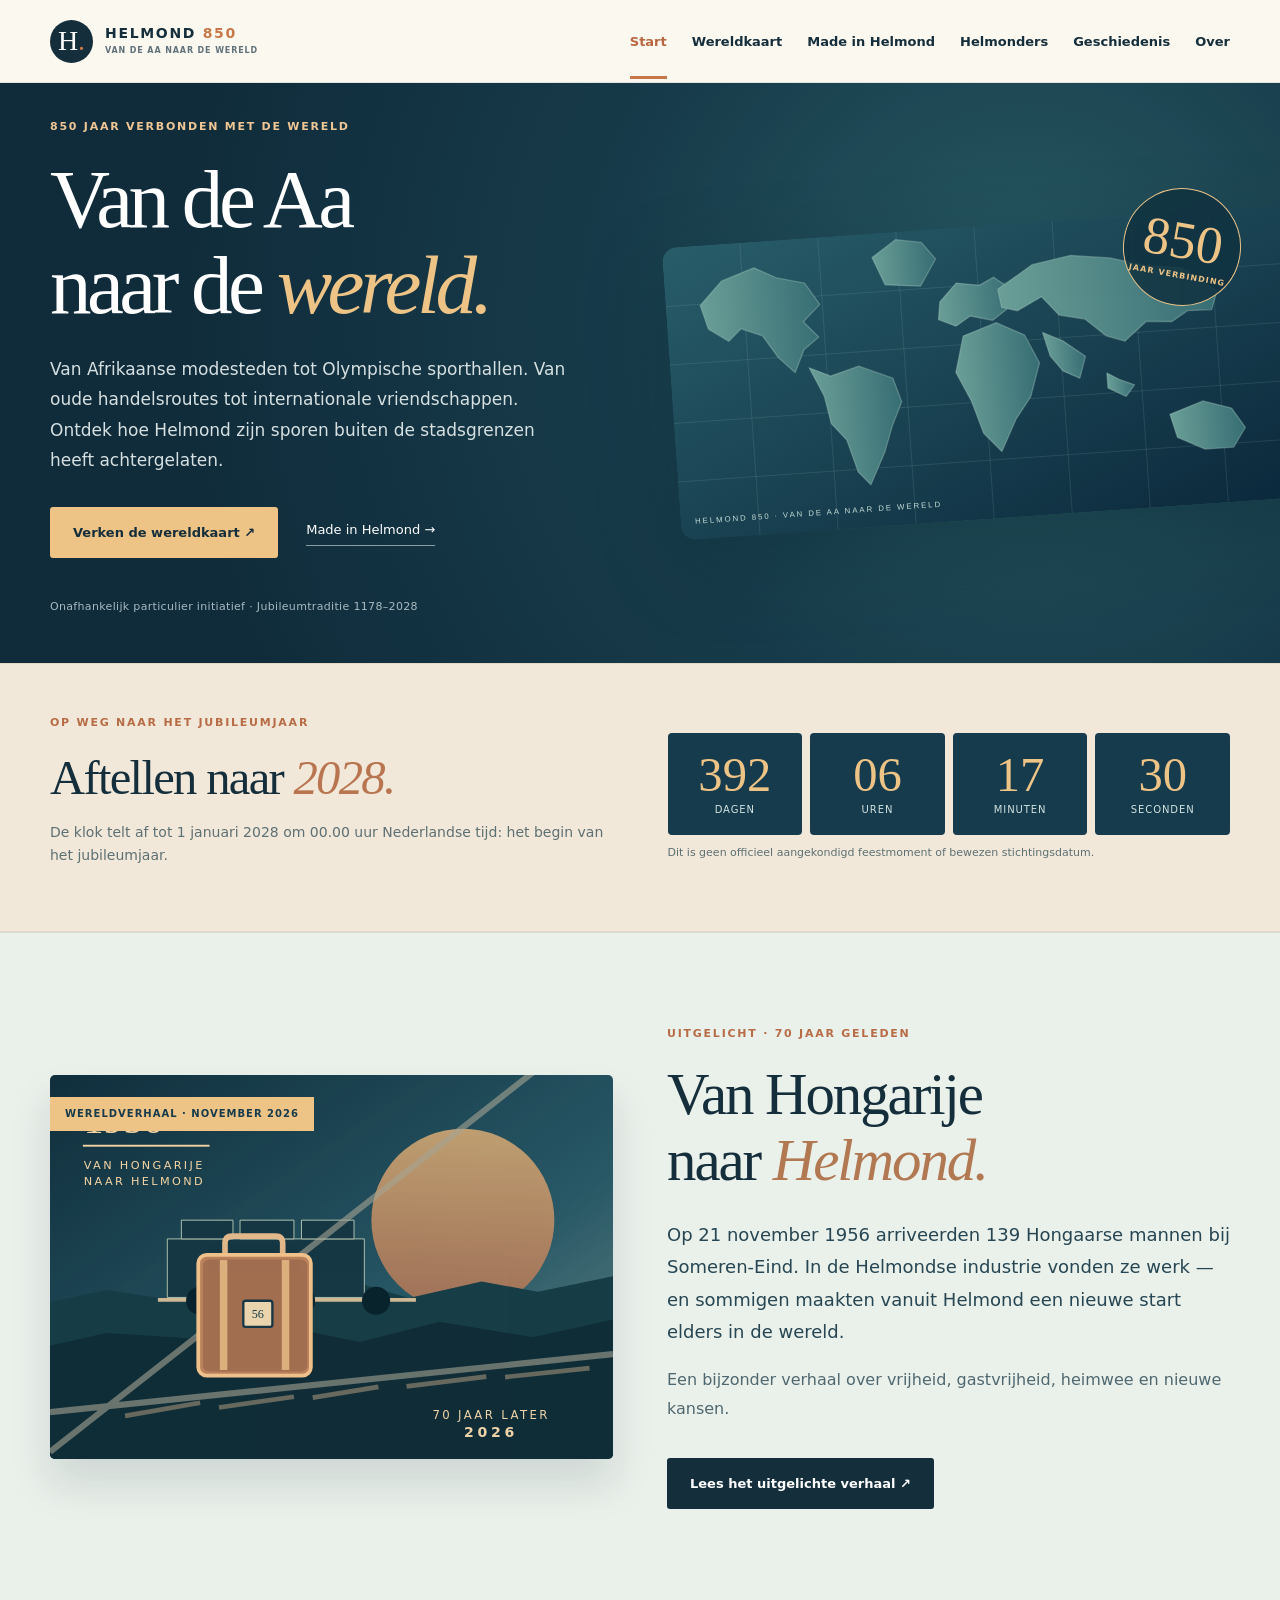
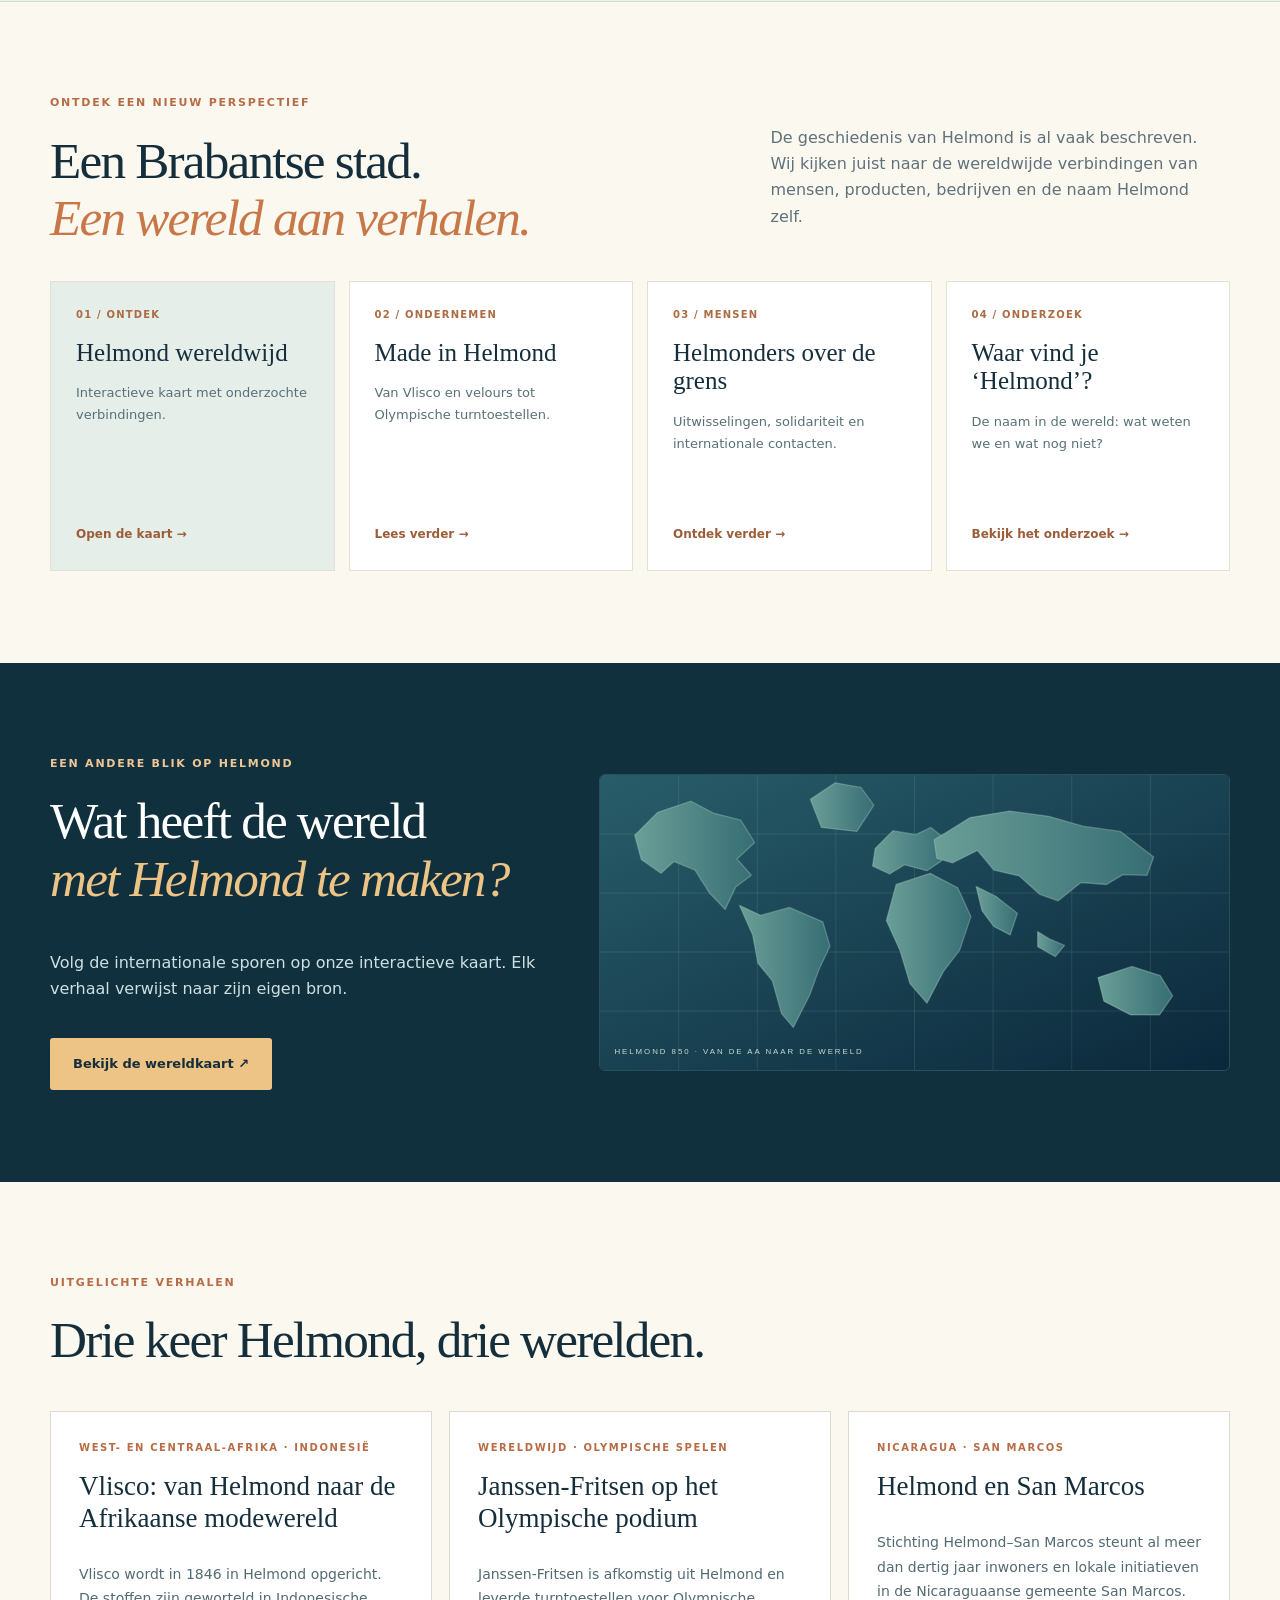
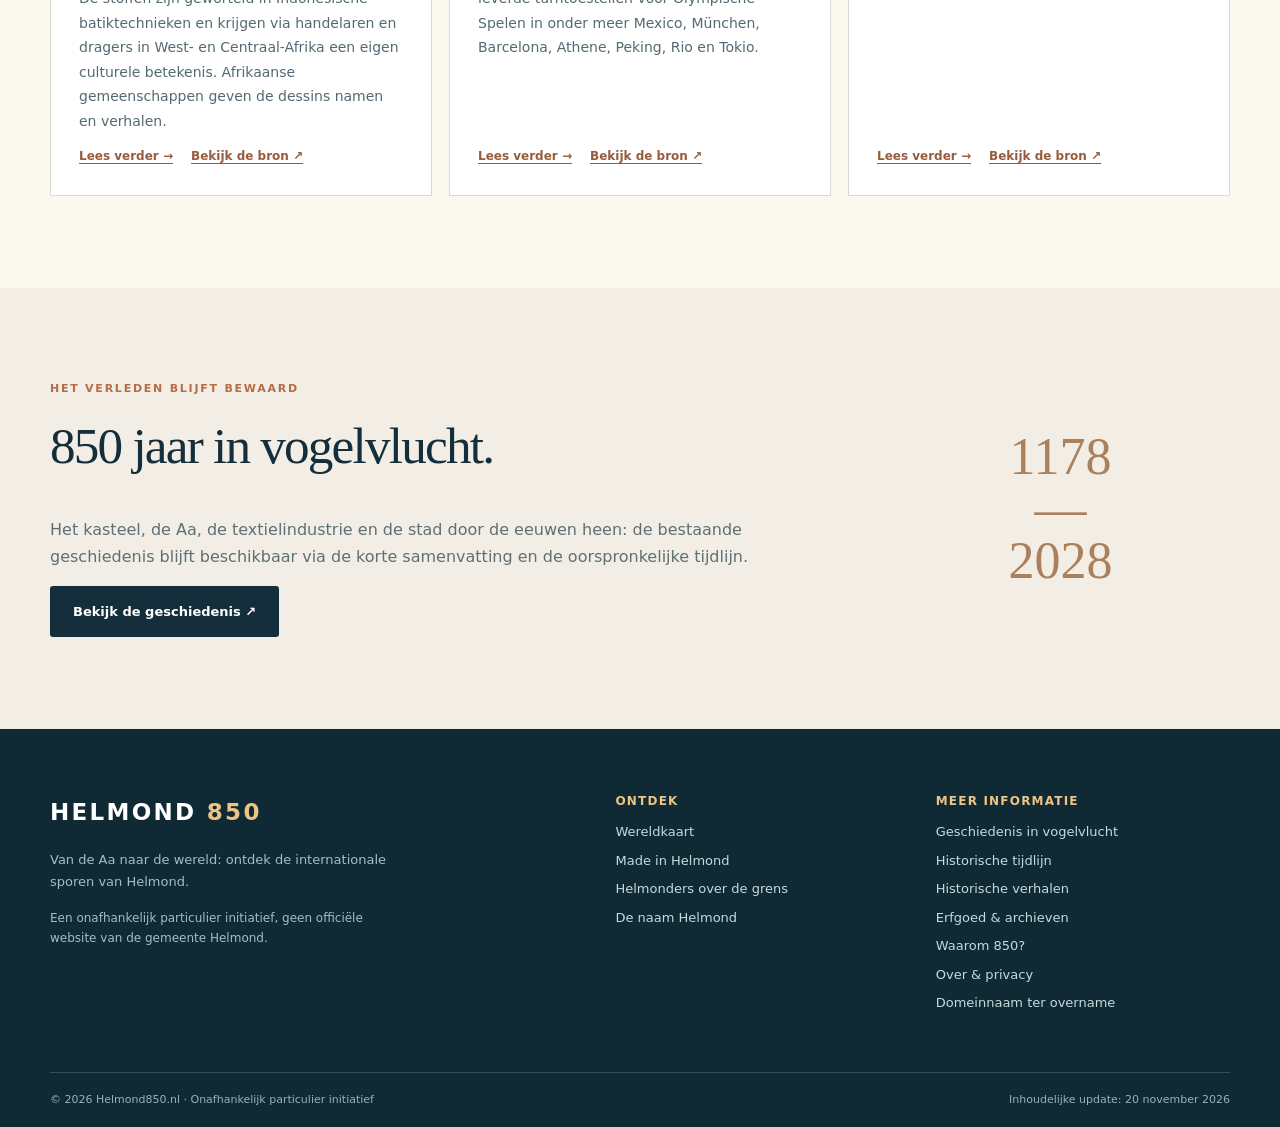
<file: index.html>
<!doctype html><html lang="nl"><head><meta charset="utf-8"><meta name="viewport" content="width=device-width, initial-scale=1"><title>Helmond 850 jaar in 2028 | Van de Aa naar de wereld</title><meta name="description" content="Helmond 850 jaar in 2028: ontdek de geschiedenis van Helmond, internationale bedrijven en bijzondere Helmonders. Met een interactieve wereldkaart."><meta name="theme-color" content="#152e3b"><meta property="og:type" content="website"><meta property="og:locale" content="nl_NL"><meta property="og:site_name" content="Helmond 850"><meta property="og:title" content="Helmond 850 jaar in 2028 | Van de Aa naar de wereld"><meta property="og:description" content="Helmond 850 jaar in 2028: ontdek de geschiedenis van Helmond, internationale bedrijven en bijzondere Helmonders. Met een interactieve wereldkaart."><link rel="canonical" href="https://helmond850.nl/"><link rel="icon" href="assets/favicon.svg" type="image/svg+xml"><link rel="stylesheet" href="assets/style.css"><script defer src="assets/app.js"></script>
<meta name="robots" content="index, follow, max-image-preview:large">
<meta property="og:url" content="https://helmond850.nl/">
<meta name="twitter:card" content="summary">
<meta name="twitter:title" content="Helmond 850 jaar in 2028 | Van de Aa naar de wereld">
<meta name="twitter:description" content="Helmond 850 jaar in 2028: ontdek de geschiedenis van Helmond, internationale bedrijven en bijzondere Helmonders. Met een interactieve wereldkaart.">
<script type="application/ld+json">{"@context":"https://schema.org","@graph":[{"@type":"WebSite","@id":"https://helmond850.nl/#website","url":"https://helmond850.nl/","name":"Helmond 850","alternateName":"Helmond850.nl","description":"Onafhankelijk initiatief over de geschiedenis van Helmond en de verbindingen met de wereld.","inLanguage":"nl-NL"},{"@type":"WebPage","@id":"https://helmond850.nl/#webpage","url":"https://helmond850.nl/","name":"Helmond 850 jaar in 2028 | Van de Aa naar de wereld","description":"Helmond 850 jaar in 2028: ontdek de geschiedenis van Helmond, internationale bedrijven en bijzondere Helmonders. Met een interactieve wereldkaart.","inLanguage":"nl-NL","isPartOf":{"@id":"https://helmond850.nl/#website"},"about":{"@type":"Place","name":"Helmond","address":{"@type":"PostalAddress","addressLocality":"Helmond","addressRegion":"Noord-Brabant","addressCountry":"NL"}}}]}</script>
<meta name="google-site-verification" content="q73bcCS_H_Fiyd7tNtrHLtizTeRoE_2IaPiscaIkg1U">
</head><body><a class="skip" href="#inhoud">Direct naar inhoud</a><header class="site-header"><div class="container header-inner"><a class="brand" href="index.html" aria-label="Helmond 850 startpagina"><span class="brand-mark">H<span class="brand-accent">.</span></span><span class="brand-copy">HELMOND <strong>850</strong><small>VAN DE AA NAAR DE WERELD</small></span></a><button class="menu-toggle" type="button" aria-expanded="false" aria-controls="primary-nav" aria-label="Open navigatie"><span></span><span></span><span></span></button><nav class="primary-nav" id="primary-nav" aria-label="Hoofdnavigatie"><a href="index.html" aria-current="page" class="active">Start</a><a href="wereld.html">Wereldkaart</a><a href="gemaakt-in-helmond.html">Made in Helmond</a><a href="helmonders.html">Helmonders</a><a href="geschiedenis.html">Geschiedenis</a><a href="over.html">Over</a></nav></div></header><main id="inhoud"><section class="world-hero"><div class="container world-hero-grid"><div><span class="eyebrow light">850 jaar verbonden met de wereld</span><h1>Van de Aa<br>naar de <em>wereld.</em></h1><p class="hero-lead">Van Afrikaanse modesteden tot Olympische sporthallen. Van oude handelsroutes tot internationale vriendschappen. Ontdek hoe Helmond zijn sporen buiten de stadsgrenzen heeft achtergelaten.</p><div class="hero-actions"><a class="btn btn-accent" href="wereld.html">Verken de wereldkaart ↗</a><a class="text-action" href="gemaakt-in-helmond.html">Made in Helmond →</a></div><p class="hero-footnote">Onafhankelijk particulier initiatief · Jubileumtraditie 1178–2028</p></div><div class="world-hero-visual"><img src="assets/world-map.svg" alt="Wereldkaart met de continenten"><div class="world-stamp">850<small>JAAR VERBINDING</small></div></div></div></section><section class="countdown-section" aria-labelledby="countdown-title"><div class="container clock-inner"><div><span class="eyebrow">Op weg naar het jubileumjaar</span><h2 id="countdown-title">Aftellen naar <em>2028.</em></h2><p>De klok telt af tot 1 januari 2028 om 00.00 uur Nederlandse tijd: het begin van het jubileumjaar.</p></div><div><div id="jubileum-countdown" class="clock-grid" role="timer" aria-label="Tijd tot het jubileumjaar"><div><strong id="count-days">—</strong><span>dagen</span></div><div><strong id="count-hours">—</strong><span>uren</span></div><div><strong id="count-minutes">—</strong><span>minuten</span></div><div><strong id="count-seconds">—</strong><span>seconden</span></div></div><p class="clock-note" id="countdown-status">Dit is geen officieel aangekondigd feestmoment of bewezen stichtingsdatum.</p></div></div></section><section class="monthly-feature section" aria-labelledby="monthly-feature-heading"><div class="container monthly-feature-grid"><div class="monthly-feature-art"><img src="assets/hongaren-1956.svg" alt="Eigen illustratie bij het verhaal van de Hongaarse vluchtelingen in 1956" loading="lazy"><span class="monthly-feature-tag">WERELDVERHAAL · NOVEMBER 2026</span></div><div class="monthly-feature-copy"><span class="eyebrow">Uitgelicht · 70 jaar geleden</span><h2 id="monthly-feature-heading">Van Hongarije<br>naar <em>Helmond.</em></h2><p class="monthly-feature-lead">Op 21 november 1956 arriveerden 139 Hongaarse mannen bij Someren-Eind. In de Helmondse industrie vonden ze werk — en sommigen maakten vanuit Helmond een nieuwe start elders in de wereld.</p><p>Een bijzonder verhaal over vrijheid, gastvrijheid, heimwee en nieuwe kansen.</p><a class="btn btn-dark" href="wereldverhaal-hongaren-1956.html">Lees het uitgelichte verhaal ↗</a></div></div></section><section class="section"><div class="container"><div class="section-top"><div><span class="eyebrow">Ontdek een nieuw perspectief</span><h2>Een Brabantse stad.<br><em>Een wereld aan verhalen.</em></h2></div><p class="section-aside">De geschiedenis van Helmond is al vaak beschreven. Wij kijken juist naar de wereldwijde verbindingen van mensen, producten, bedrijven en de naam Helmond zelf.</p></div><div class="world-topics"><a href="wereld.html"><span>01 / ONTDEK</span><b>Helmond wereldwijd</b><p>Interactieve kaart met onderzochte verbindingen.</p><strong>Open de kaart →</strong></a><a href="gemaakt-in-helmond.html"><span>02 / ONDERNEMEN</span><b>Made in Helmond</b><p>Van Vlisco en velours tot Olympische turntoestellen.</p><strong>Lees verder →</strong></a><a href="helmonders.html"><span>03 / MENSEN</span><b>Helmonders over de grens</b><p>Uitwisselingen, solidariteit en internationale contacten.</p><strong>Ontdek verder →</strong></a><a href="naam-helmond.html"><span>04 / ONDERZOEK</span><b>Waar vind je ‘Helmond’?</b><p>De naam in de wereld: wat weten we en wat nog niet?</p><strong>Bekijk het onderzoek →</strong></a></div></div></section><section class="section world-dark"><div class="container world-feature"><div><span class="eyebrow light">Een andere blik op Helmond</span><h2>Wat heeft de wereld<br><em>met Helmond te maken?</em></h2><p>Volg de internationale sporen op onze interactieve kaart. Elk verhaal verwijst naar zijn eigen bron.</p><a class="btn btn-accent" href="wereld.html">Bekijk de wereldkaart ↗</a></div><img src="assets/world-map.svg" alt="Gestileerde wereldkaart"></div></section><section class="section"><div class="container"><span class="eyebrow">Uitgelichte verhalen</span><h2>Drie keer Helmond, drie werelden.</h2><div class="world-cards"><article id="vlisco" class="world-story-entry" data-world-category="handel" data-world-text="west- en centraal-afrika · indonesië vlisco: van helmond naar de afrikaanse modewereld vlisco wordt in 1846 in helmond opgericht. de stoffen zijn geworteld in indonesische batiktechnieken en krijgen via handelaren en dragers in west- en centraal-afrika een eigen culturele betekenis. afrikaanse gemeenschappen geven de dessins namen en verhalen."><span class="eyebrow">West- en Centraal-Afrika · Indonesië</span><h3>Vlisco: van Helmond naar de Afrikaanse modewereld</h3><p>Vlisco wordt in 1846 in Helmond opgericht. De stoffen zijn geworteld in Indonesische batiktechnieken en krijgen via handelaren en dragers in West- en Centraal-Afrika een eigen culturele betekenis. Afrikaanse gemeenschappen geven de dessins namen en verhalen.</p><div class="world-story-links"><a href="gemaakt-in-helmond.html#vlisco">Lees verder →</a><a class="source-ref" href="https://vlisco.com/pages/about-vlisco" target="_blank" rel="noopener noreferrer">Bekijk de bron ↗</a></div></article><article id="janssen" class="world-story-entry" data-world-category="sport" data-world-text="wereldwijd · olympische spelen janssen-fritsen op het olympische podium janssen-fritsen is afkomstig uit helmond en leverde turntoestellen voor olympische spelen in onder meer mexico, münchen, barcelona, athene, peking, rio en tokio."><span class="eyebrow">Wereldwijd · Olympische Spelen</span><h3>Janssen-Fritsen op het Olympische podium</h3><p>Janssen-Fritsen is afkomstig uit Helmond en leverde turntoestellen voor Olympische Spelen in onder meer Mexico, München, Barcelona, Athene, Peking, Rio en Tokio.</p><div class="world-story-links"><a href="gemaakt-in-helmond.html#janssen">Lees verder →</a><a class="source-ref" href="https://www.janssen-fritsen.nl/blog/janssen-fritsen-nederland-levert-turnmateriaal-voor-world-gymnaestrada" target="_blank" rel="noopener noreferrer">Bekijk de bron ↗</a></div></article><article id="nicaragua" class="world-story-entry" data-world-category="samenwerking" data-world-text="nicaragua · san marcos helmond en san marcos stichting helmond–san marcos steunt al meer dan dertig jaar inwoners en lokale initiatieven in de nicaraguaanse gemeente san marcos."><span class="eyebrow">Nicaragua · San Marcos</span><h3>Helmond en San Marcos</h3><p>Stichting Helmond–San Marcos steunt al meer dan dertig jaar inwoners en lokale initiatieven in de Nicaraguaanse gemeente San Marcos.</p><div class="world-story-links"><a href="helmonders.html#san-marcos">Lees verder →</a><a class="source-ref" href="https://www.helmond-sanmarcos.nl/" target="_blank" rel="noopener noreferrer">Bekijk de bron ↗</a></div></article></div></div></section><section class="section section-muted"><div class="container world-bottom"><div><span class="eyebrow">Het verleden blijft bewaard</span><h2>850 jaar in vogelvlucht.</h2><p>Het kasteel, de Aa, de textielindustrie en de stad door de eeuwen heen: de bestaande geschiedenis blijft beschikbaar via de korte samenvatting en de oorspronkelijke tijdlijn.</p><a href="geschiedenis.html" class="btn btn-dark">Bekijk de geschiedenis ↗</a></div><span class="anniversary-numbers">1178<br>—<br>2028</span></div></section></main><footer class="site-footer"><div class="container footer-grid"><div><a class="footer-brand" href="index.html">HELMOND <span>850</span></a><p>Van de Aa naar de wereld: ontdek de internationale sporen van Helmond.</p><p class="small-muted">Een onafhankelijk particulier initiatief, geen officiële website van de gemeente Helmond.</p></div><div><h3>Ontdek</h3><a href="wereld.html">Wereldkaart</a><a href="gemaakt-in-helmond.html">Made in Helmond</a><a href="helmonders.html">Helmonders over de grens</a><a href="naam-helmond.html">De naam Helmond</a></div><div><h3>Meer informatie</h3><a href="geschiedenis.html">Geschiedenis in vogelvlucht</a><a href="tijdlijn.html">Historische tijdlijn</a><a href="verhalen.html">Historische verhalen</a><a href="erfgoed.html">Erfgoed &amp; archieven</a><a href="jubileum.html">Waarom 850?</a><a href="over.html">Over &amp; privacy</a><a href="overname.html">Domeinnaam ter overname</a></div></div><div class="container footer-bottom"><span>© 2026 Helmond850.nl · Onafhankelijk particulier initiatief</span><span>Inhoudelijke update: 20 november 2026</span></div></footer></body></html>
</file>
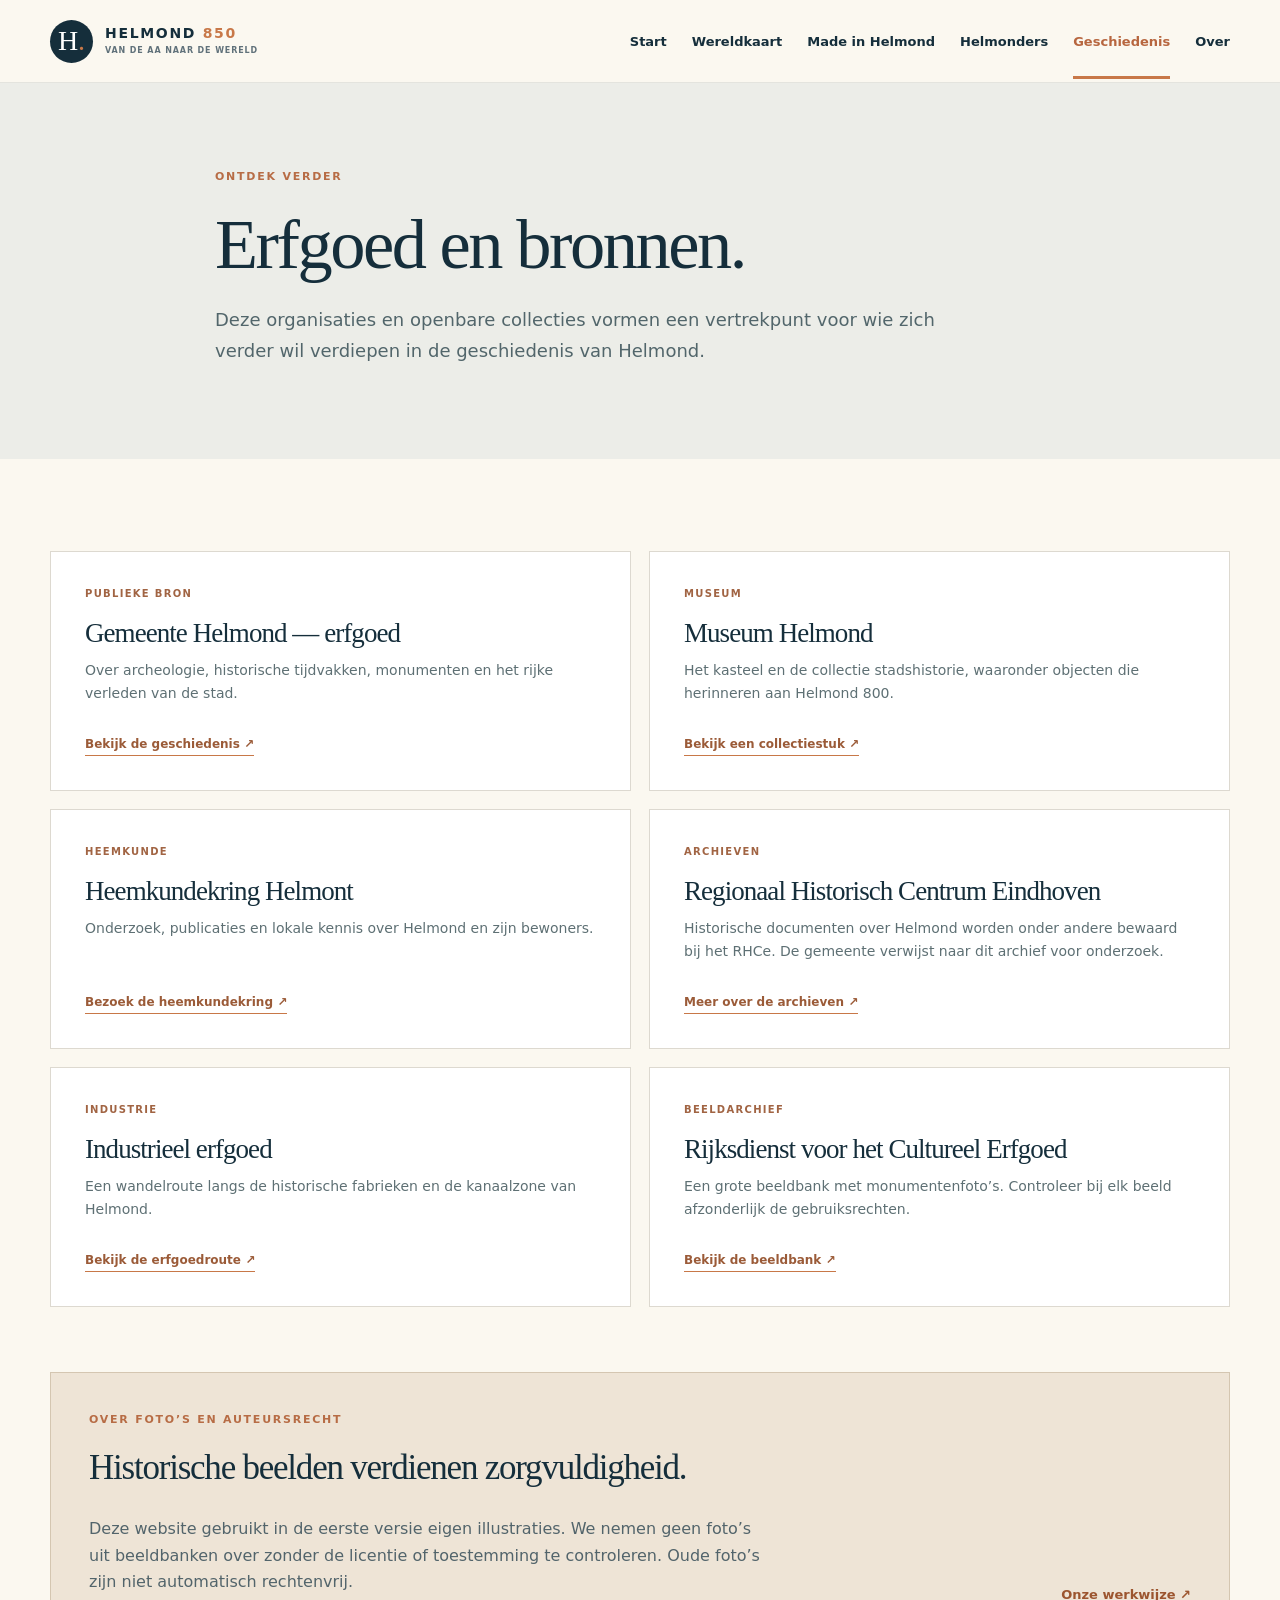
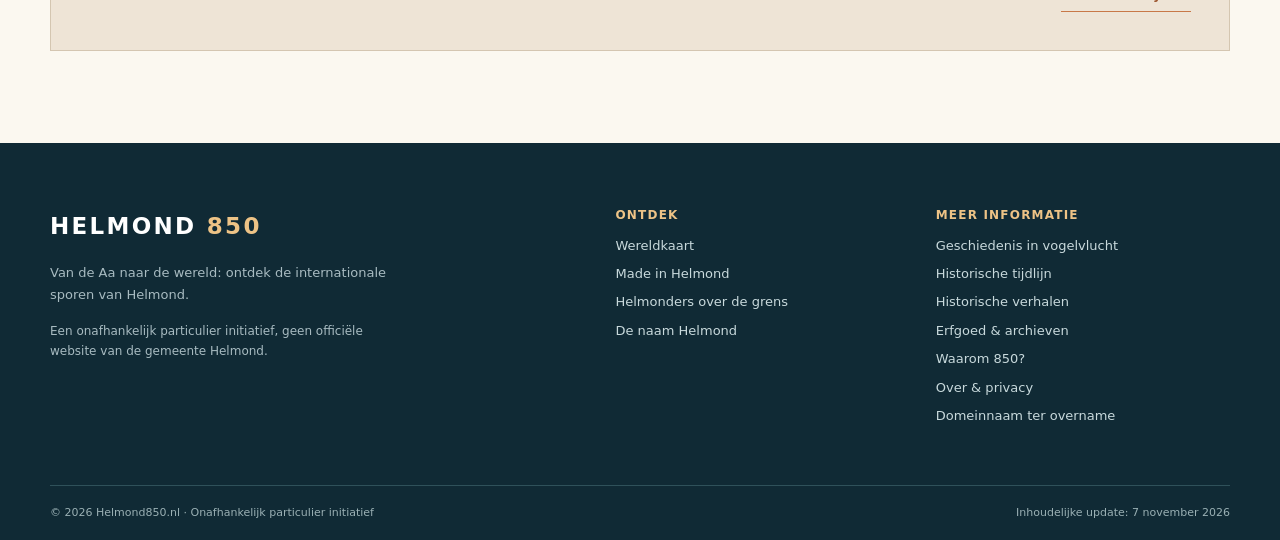
<file: erfgoed.html>
<!doctype html>
<html lang="nl">
<head>
<meta charset="utf-8"><meta name="viewport" content="width=device-width, initial-scale=1">
<title>Erfgoed, musea en archieven van Helmond | Helmond 850</title>
<meta name="description" content="Vind bronnen over de geschiedenis van Helmond, waaronder erfgoed, archieven, musea en historische collecties, om verder te lezen.">
<meta name="theme-color" content="#122e3d">
<meta property="og:type" content="website"><meta property="og:locale" content="nl_NL">
<meta property="og:site_name" content="Helmond 850"><meta property="og:title" content="Erfgoed, musea en archieven van Helmond | Helmond 850">
<meta property="og:description" content="Vind bronnen over de geschiedenis van Helmond, waaronder erfgoed, archieven, musea en historische collecties, om verder te lezen.">
<link rel="canonical" href="https://helmond850.nl/erfgoed.html">
<link rel="icon" href="assets/favicon.svg" type="image/svg+xml">
<link rel="stylesheet" href="assets/style.css"><script defer src="assets/app.js"></script>

<meta name="robots" content="index, follow, max-image-preview:large">
<meta property="og:url" content="https://helmond850.nl/erfgoed.html">
<meta name="twitter:card" content="summary">
<meta name="twitter:title" content="Erfgoed, musea en archieven van Helmond | Helmond 850">
<meta name="twitter:description" content="Vind bronnen over de geschiedenis van Helmond, waaronder erfgoed, archieven, musea en historische collecties, om verder te lezen.">
<script type="application/ld+json">{"@context":"https://schema.org","@graph":[{"@type":"WebPage","@id":"https://helmond850.nl/erfgoed.html#webpage","url":"https://helmond850.nl/erfgoed.html","name":"Erfgoed, musea en archieven van Helmond | Helmond 850","description":"Vind bronnen over de geschiedenis van Helmond, waaronder erfgoed, archieven, musea en historische collecties, om verder te lezen.","inLanguage":"nl-NL","isPartOf":{"@id":"https://helmond850.nl/#website"},"about":{"@type":"Place","name":"Helmond","address":{"@type":"PostalAddress","addressLocality":"Helmond","addressRegion":"Noord-Brabant","addressCountry":"NL"}}}]}</script>
</head>
<body>
<a class="skip" href="#inhoud">Direct naar inhoud</a>
<header class="site-header"><div class="container header-inner"><a class="brand" href="index.html" aria-label="Helmond 850 startpagina"><span class="brand-mark">H<span class="brand-accent">.</span></span><span class="brand-copy">HELMOND <strong>850</strong><small>VAN DE AA NAAR DE WERELD</small></span></a><button class="menu-toggle" type="button" aria-expanded="false" aria-controls="primary-nav" aria-label="Open navigatie"><span></span><span></span><span></span></button><nav class="primary-nav" id="primary-nav" aria-label="Hoofdnavigatie"><a href="index.html">Start</a><a href="wereld.html">Wereldkaart</a><a href="gemaakt-in-helmond.html">Made in Helmond</a><a href="helmonders.html">Helmonders</a><a href="geschiedenis.html" aria-current="page" class="active">Geschiedenis</a><a href="over.html">Over</a></nav></div></header>
<main id="inhoud"><section class="page-hero"><div class="container narrow"><span class="eyebrow">Ontdek verder</span><h1>Erfgoed en bronnen.</h1><p class="lead">Deze organisaties en openbare collecties vormen een vertrekpunt voor wie zich verder wil verdiepen in de geschiedenis van Helmond.</p></div></section>
<section class="section"><div class="container"><div class="resource-grid">
<div class="resource-card"><span class="resource-tag">PUBLIEKE BRON</span><h2>Gemeente Helmond — erfgoed</h2><p>Over archeologie, historische tijdvakken, monumenten en het rijke verleden van de stad.</p><a class="source-link" href="https://www.helmond.nl/1/stad/alle-onderwerpen/erfgoed-in-helmond/het-rijke-verleden-van-helmond" target="_blank" rel="noopener noreferrer">Bekijk de geschiedenis <span aria-hidden="true">↗</span></a></div>
<div class="resource-card"><span class="resource-tag">MUSEUM</span><h2>Museum Helmond</h2><p>Het kasteel en de collectie stadshistorie, waaronder objecten die herinneren aan Helmond 800.</p><a class="source-link" href="https://museumhelmond.nl/collectie/object/2012-045%20a%2Bb" target="_blank" rel="noopener noreferrer">Bekijk een collectiestuk <span aria-hidden="true">↗</span></a></div>
<div class="resource-card"><span class="resource-tag">HEEMKUNDE</span><h2>Heemkundekring Helmont</h2><p>Onderzoek, publicaties en lokale kennis over Helmond en zijn bewoners.</p><a class="source-link" href="https://heemkundekringhelmont.nl/lid-worden/" target="_blank" rel="noopener noreferrer">Bezoek de heemkundekring <span aria-hidden="true">↗</span></a></div>
<div class="resource-card"><span class="resource-tag">ARCHIEVEN</span><h2>Regionaal Historisch Centrum Eindhoven</h2><p>Historische documenten over Helmond worden onder andere bewaard bij het RHCe. De gemeente verwijst naar dit archief voor onderzoek.</p><a class="source-link" href="https://www.helmond.nl/1/stad/alle-onderwerpen/erfgoed-in-helmond/ontdek-erfgoed-in-helmond-en-omgeving" target="_blank" rel="noopener noreferrer">Meer over de archieven <span aria-hidden="true">↗</span></a></div>
<div class="resource-card"><span class="resource-tag">INDUSTRIE</span><h2>Industrieel erfgoed</h2><p>Een wandelroute langs de historische fabrieken en de kanaalzone van Helmond.</p><a class="source-link" href="https://www.visithelmond.nl/nl/routes/2360091881/industrieel-erfgoed-wandeling" target="_blank" rel="noopener noreferrer">Bekijk de erfgoedroute <span aria-hidden="true">↗</span></a></div>
<div class="resource-card"><span class="resource-tag">BEELDARCHIEF</span><h2>Rijksdienst voor het Cultureel Erfgoed</h2><p>Een grote beeldbank met monumentenfoto’s. Controleer bij elk beeld afzonderlijk de gebruiksrechten.</p><a class="source-link" href="https://www.cultureelerfgoed.nl/onderwerpen/b/beeldbank" target="_blank" rel="noopener noreferrer">Bekijk de beeldbank <span aria-hidden="true">↗</span></a></div></div>
<div class="editorial-callout"><div><span class="eyebrow">Over foto’s en auteursrecht</span><h2>Historische beelden verdienen zorgvuldigheid.</h2><p>Deze website gebruikt in de eerste versie eigen illustraties. We nemen geen foto’s uit beeldbanken over zonder de licentie of toestemming te controleren. Oude foto’s zijn niet automatisch rechtenvrij.</p></div><a href="over.html" class="inline-link">Onze werkwijze ↗</a></div></div></section></main>
<footer class="site-footer"><div class="container footer-grid"><div><a class="footer-brand" href="index.html">HELMOND <span>850</span></a><p>Van de Aa naar de wereld: ontdek de internationale sporen van Helmond.</p><p class="small-muted">Een onafhankelijk particulier initiatief, geen officiële website van de gemeente Helmond.</p></div><div><h3>Ontdek</h3><a href="wereld.html">Wereldkaart</a><a href="gemaakt-in-helmond.html">Made in Helmond</a><a href="helmonders.html">Helmonders over de grens</a><a href="naam-helmond.html">De naam Helmond</a></div><div><h3>Meer informatie</h3><a href="geschiedenis.html">Geschiedenis in vogelvlucht</a><a href="tijdlijn.html">Historische tijdlijn</a><a href="verhalen.html">Historische verhalen</a><a href="erfgoed.html">Erfgoed &amp; archieven</a><a href="jubileum.html">Waarom 850?</a><a href="over.html">Over &amp; privacy</a><a href="overname.html">Domeinnaam ter overname</a></div></div><div class="container footer-bottom"><span>© 2026 Helmond850.nl · Onafhankelijk particulier initiatief</span><span>Inhoudelijke update: 7 november 2026</span></div></footer>
</body></html>
</file>
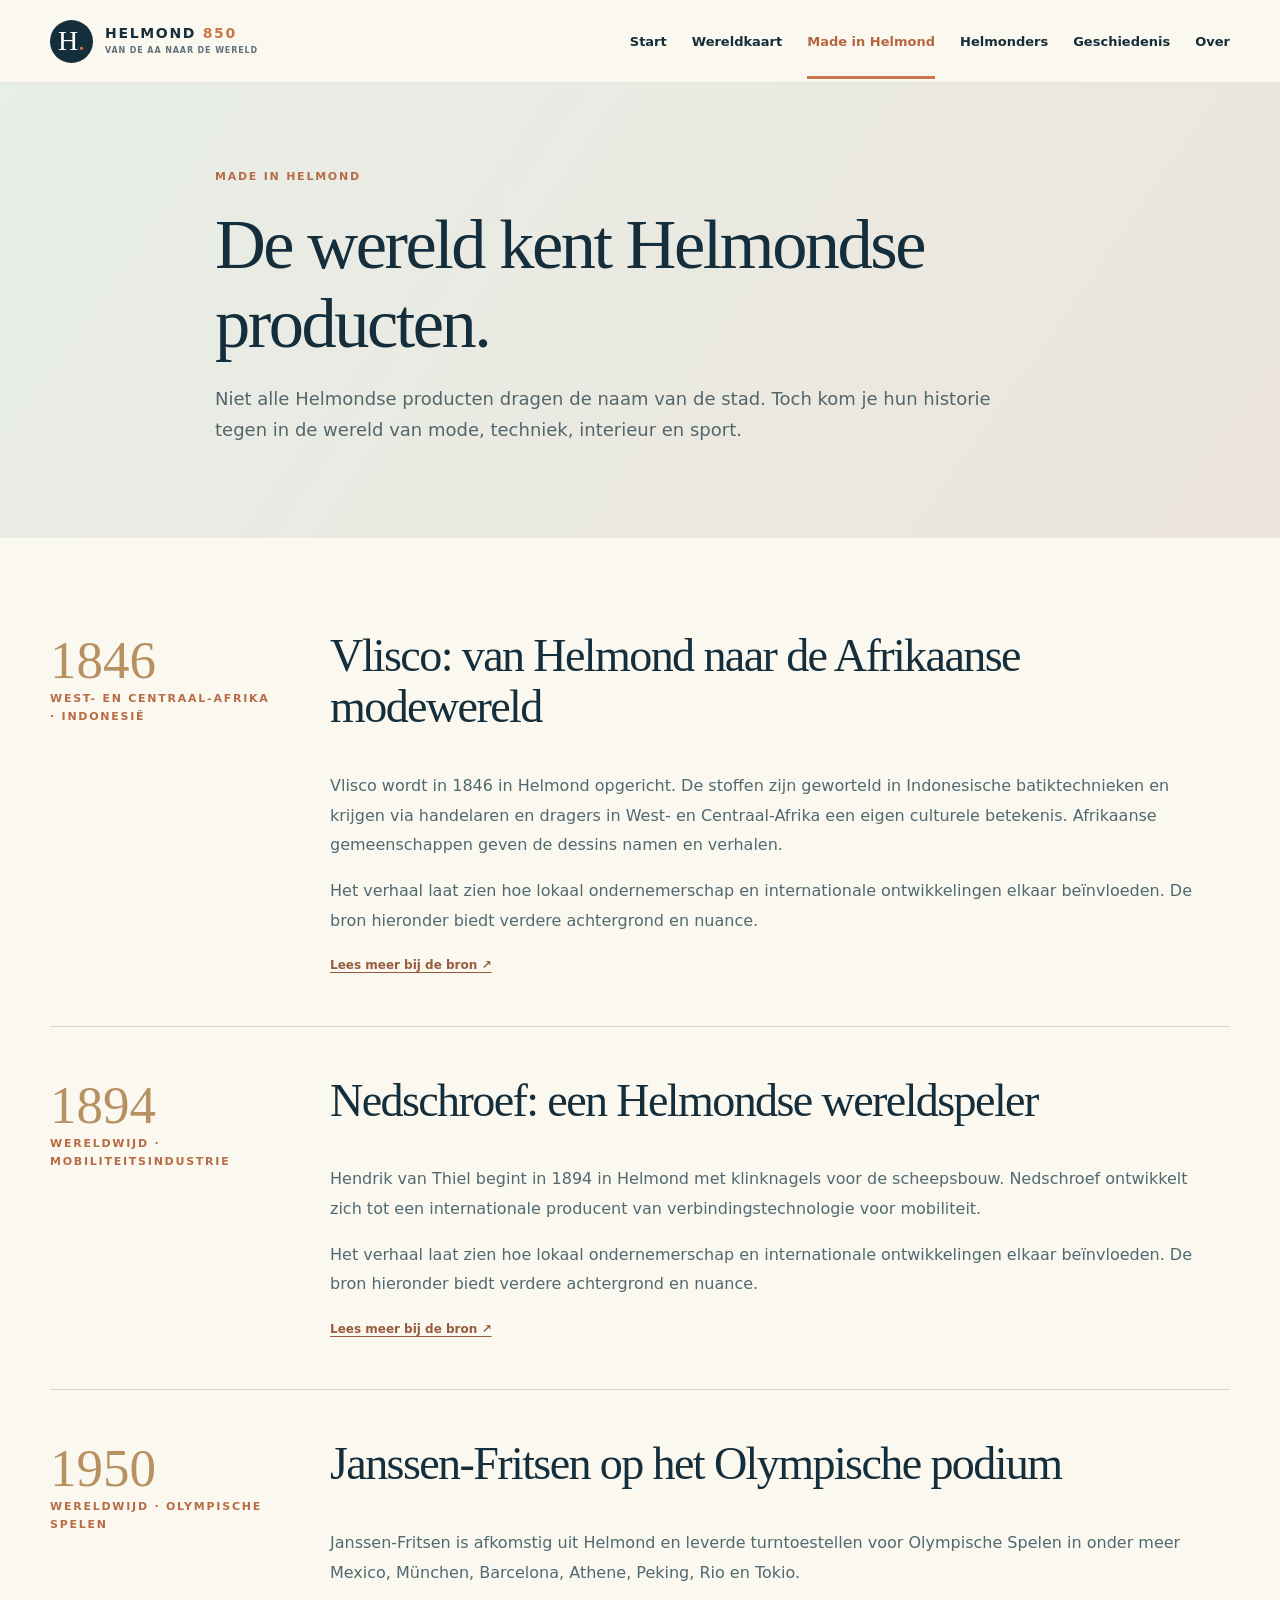
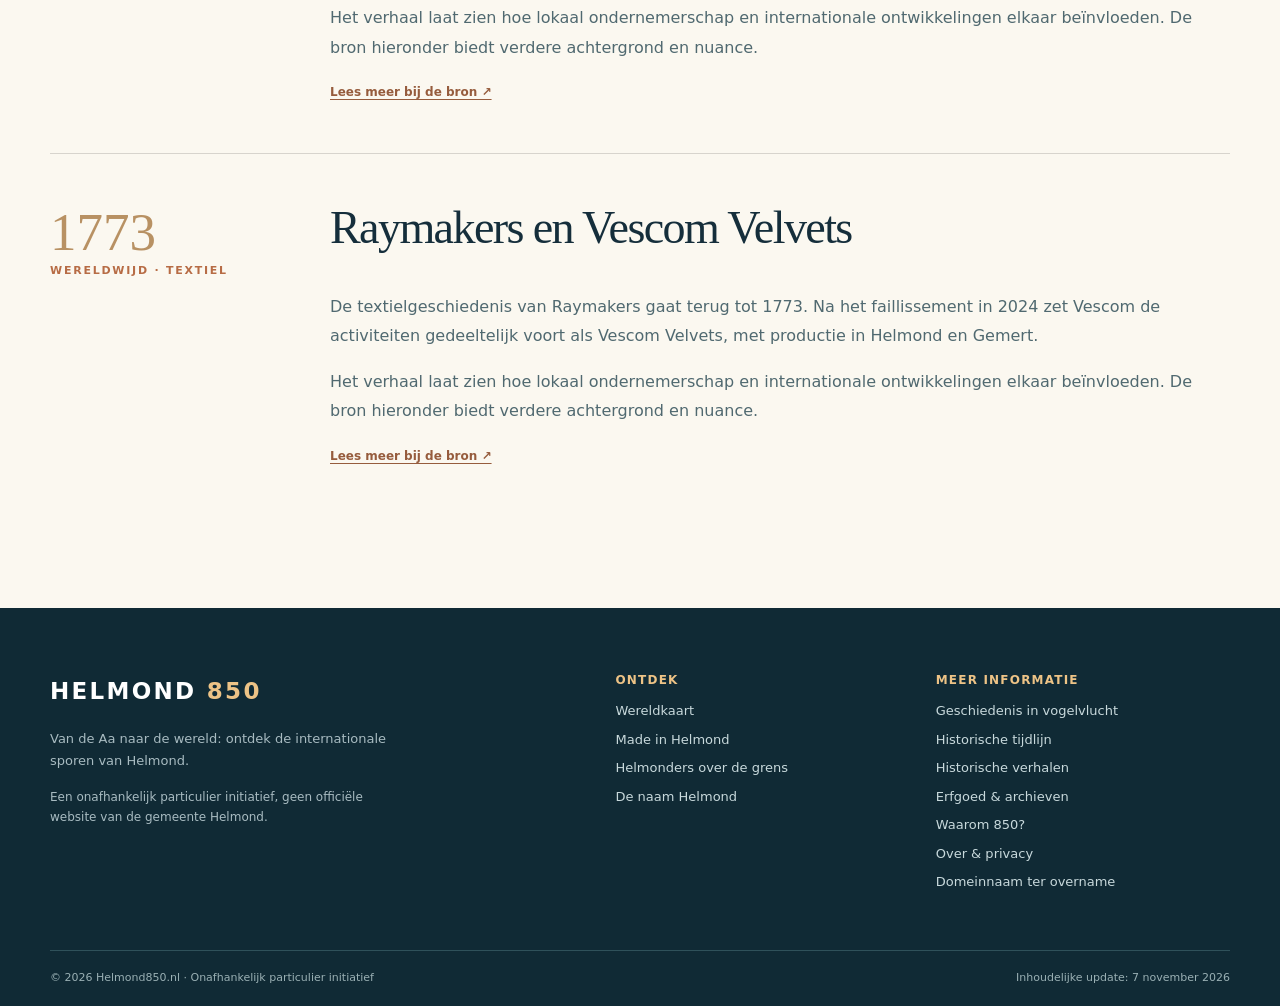
<file: gemaakt-in-helmond.html>
<!doctype html><html lang="nl"><head><meta charset="utf-8"><meta name="viewport" content="width=device-width, initial-scale=1"><title>Made in Helmond: bedrijven wereldwijd | Helmond 850</title><meta name="description" content="Ontdek hoe bedrijven uit Helmond zoals Vlisco, Janssen-Fritsen, Nedschroef en Raymakers wereldwijd bekend werden met hun producten."><meta name="theme-color" content="#152e3b"><meta property="og:type" content="website"><meta property="og:locale" content="nl_NL"><meta property="og:site_name" content="Helmond 850"><meta property="og:title" content="Made in Helmond: bedrijven wereldwijd | Helmond 850"><meta property="og:description" content="Ontdek hoe bedrijven uit Helmond zoals Vlisco, Janssen-Fritsen, Nedschroef en Raymakers wereldwijd bekend werden met hun producten."><link rel="canonical" href="https://helmond850.nl/gemaakt-in-helmond.html"><link rel="icon" href="assets/favicon.svg" type="image/svg+xml"><link rel="stylesheet" href="assets/style.css"><script defer src="assets/app.js"></script>
<meta name="robots" content="index, follow, max-image-preview:large">
<meta property="og:url" content="https://helmond850.nl/gemaakt-in-helmond.html">
<meta name="twitter:card" content="summary">
<meta name="twitter:title" content="Made in Helmond: bedrijven wereldwijd | Helmond 850">
<meta name="twitter:description" content="Ontdek hoe bedrijven uit Helmond zoals Vlisco, Janssen-Fritsen, Nedschroef en Raymakers wereldwijd bekend werden met hun producten.">
<script type="application/ld+json">{"@context":"https://schema.org","@graph":[{"@type":"WebPage","@id":"https://helmond850.nl/gemaakt-in-helmond.html#webpage","url":"https://helmond850.nl/gemaakt-in-helmond.html","name":"Made in Helmond: bedrijven wereldwijd | Helmond 850","description":"Ontdek hoe bedrijven uit Helmond zoals Vlisco, Janssen-Fritsen, Nedschroef en Raymakers wereldwijd bekend werden met hun producten.","inLanguage":"nl-NL","isPartOf":{"@id":"https://helmond850.nl/#website"},"about":{"@type":"Place","name":"Helmond","address":{"@type":"PostalAddress","addressLocality":"Helmond","addressRegion":"Noord-Brabant","addressCountry":"NL"}}}]}</script>
</head><body><a class="skip" href="#inhoud">Direct naar inhoud</a><header class="site-header"><div class="container header-inner"><a class="brand" href="index.html" aria-label="Helmond 850 startpagina"><span class="brand-mark">H<span class="brand-accent">.</span></span><span class="brand-copy">HELMOND <strong>850</strong><small>VAN DE AA NAAR DE WERELD</small></span></a><button class="menu-toggle" type="button" aria-expanded="false" aria-controls="primary-nav" aria-label="Open navigatie"><span></span><span></span><span></span></button><nav class="primary-nav" id="primary-nav" aria-label="Hoofdnavigatie"><a href="index.html">Start</a><a href="wereld.html">Wereldkaart</a><a href="gemaakt-in-helmond.html" aria-current="page" class="active">Made in Helmond</a><a href="helmonders.html">Helmonders</a><a href="geschiedenis.html">Geschiedenis</a><a href="over.html">Over</a></nav></div></header><main id="inhoud"><section class="page-hero world-page-hero"><div class="container narrow"><span class="eyebrow">Made in Helmond</span><h1>De wereld kent Helmondse producten.</h1><p class="lead">Niet alle Helmondse producten dragen de naam van de stad. Toch kom je hun historie tegen in de wereld van mode, techniek, interieur en sport.</p></div></section><section class="section"><div class="container"><article id="vlisco" class="world-chapter"><div><span class="chapter-index">1846</span><span class="eyebrow">West- en Centraal-Afrika · Indonesië</span></div><div><h2>Vlisco: van Helmond naar de Afrikaanse modewereld</h2><p>Vlisco wordt in 1846 in Helmond opgericht. De stoffen zijn geworteld in Indonesische batiktechnieken en krijgen via handelaren en dragers in West- en Centraal-Afrika een eigen culturele betekenis. Afrikaanse gemeenschappen geven de dessins namen en verhalen.</p><p>Het verhaal laat zien hoe lokaal ondernemerschap en internationale ontwikkelingen elkaar beïnvloeden. De bron hieronder biedt verdere achtergrond en nuance.</p><a class="source-ref" href="https://vlisco.com/pages/about-vlisco" target="_blank" rel="noopener noreferrer">Lees meer bij de bron ↗</a></div></article><article id="nedschroef" class="world-chapter"><div><span class="chapter-index">1894</span><span class="eyebrow">Wereldwijd · mobiliteitsindustrie</span></div><div><h2>Nedschroef: een Helmondse wereldspeler</h2><p>Hendrik van Thiel begint in 1894 in Helmond met klinknagels voor de scheepsbouw. Nedschroef ontwikkelt zich tot een internationale producent van verbindingstechnologie voor mobiliteit.</p><p>Het verhaal laat zien hoe lokaal ondernemerschap en internationale ontwikkelingen elkaar beïnvloeden. De bron hieronder biedt verdere achtergrond en nuance.</p><a class="source-ref" href="https://www.nedschroef.com/en/company/about-nedschroef" target="_blank" rel="noopener noreferrer">Lees meer bij de bron ↗</a></div></article><article id="janssen" class="world-chapter"><div><span class="chapter-index">1950</span><span class="eyebrow">Wereldwijd · Olympische Spelen</span></div><div><h2>Janssen-Fritsen op het Olympische podium</h2><p>Janssen-Fritsen is afkomstig uit Helmond en leverde turntoestellen voor Olympische Spelen in onder meer Mexico, München, Barcelona, Athene, Peking, Rio en Tokio.</p><p>Het verhaal laat zien hoe lokaal ondernemerschap en internationale ontwikkelingen elkaar beïnvloeden. De bron hieronder biedt verdere achtergrond en nuance.</p><a class="source-ref" href="https://www.janssen-fritsen.nl/blog/janssen-fritsen-nederland-levert-turnmateriaal-voor-world-gymnaestrada" target="_blank" rel="noopener noreferrer">Lees meer bij de bron ↗</a></div></article><article id="raymakers" class="world-chapter"><div><span class="chapter-index">1773</span><span class="eyebrow">Wereldwijd · textiel</span></div><div><h2>Raymakers en Vescom Velvets</h2><p>De textielgeschiedenis van Raymakers gaat terug tot 1773. Na het faillissement in 2024 zet Vescom de activiteiten gedeeltelijk voort als Vescom Velvets, met productie in Helmond en Gemert.</p><p>Het verhaal laat zien hoe lokaal ondernemerschap en internationale ontwikkelingen elkaar beïnvloeden. De bron hieronder biedt verdere achtergrond en nuance.</p><a class="source-ref" href="https://vescom.com/nl/inspiratie/stories/vescom-groep-neemt-activiteiten-raymakers-over" target="_blank" rel="noopener noreferrer">Lees meer bij de bron ↗</a></div></article></div></section></main><footer class="site-footer"><div class="container footer-grid"><div><a class="footer-brand" href="index.html">HELMOND <span>850</span></a><p>Van de Aa naar de wereld: ontdek de internationale sporen van Helmond.</p><p class="small-muted">Een onafhankelijk particulier initiatief, geen officiële website van de gemeente Helmond.</p></div><div><h3>Ontdek</h3><a href="wereld.html">Wereldkaart</a><a href="gemaakt-in-helmond.html">Made in Helmond</a><a href="helmonders.html">Helmonders over de grens</a><a href="naam-helmond.html">De naam Helmond</a></div><div><h3>Meer informatie</h3><a href="geschiedenis.html">Geschiedenis in vogelvlucht</a><a href="tijdlijn.html">Historische tijdlijn</a><a href="verhalen.html">Historische verhalen</a><a href="erfgoed.html">Erfgoed &amp; archieven</a><a href="jubileum.html">Waarom 850?</a><a href="over.html">Over &amp; privacy</a><a href="overname.html">Domeinnaam ter overname</a></div></div><div class="container footer-bottom"><span>© 2026 Helmond850.nl · Onafhankelijk particulier initiatief</span><span>Inhoudelijke update: 7 november 2026</span></div></footer></body></html>
</file>
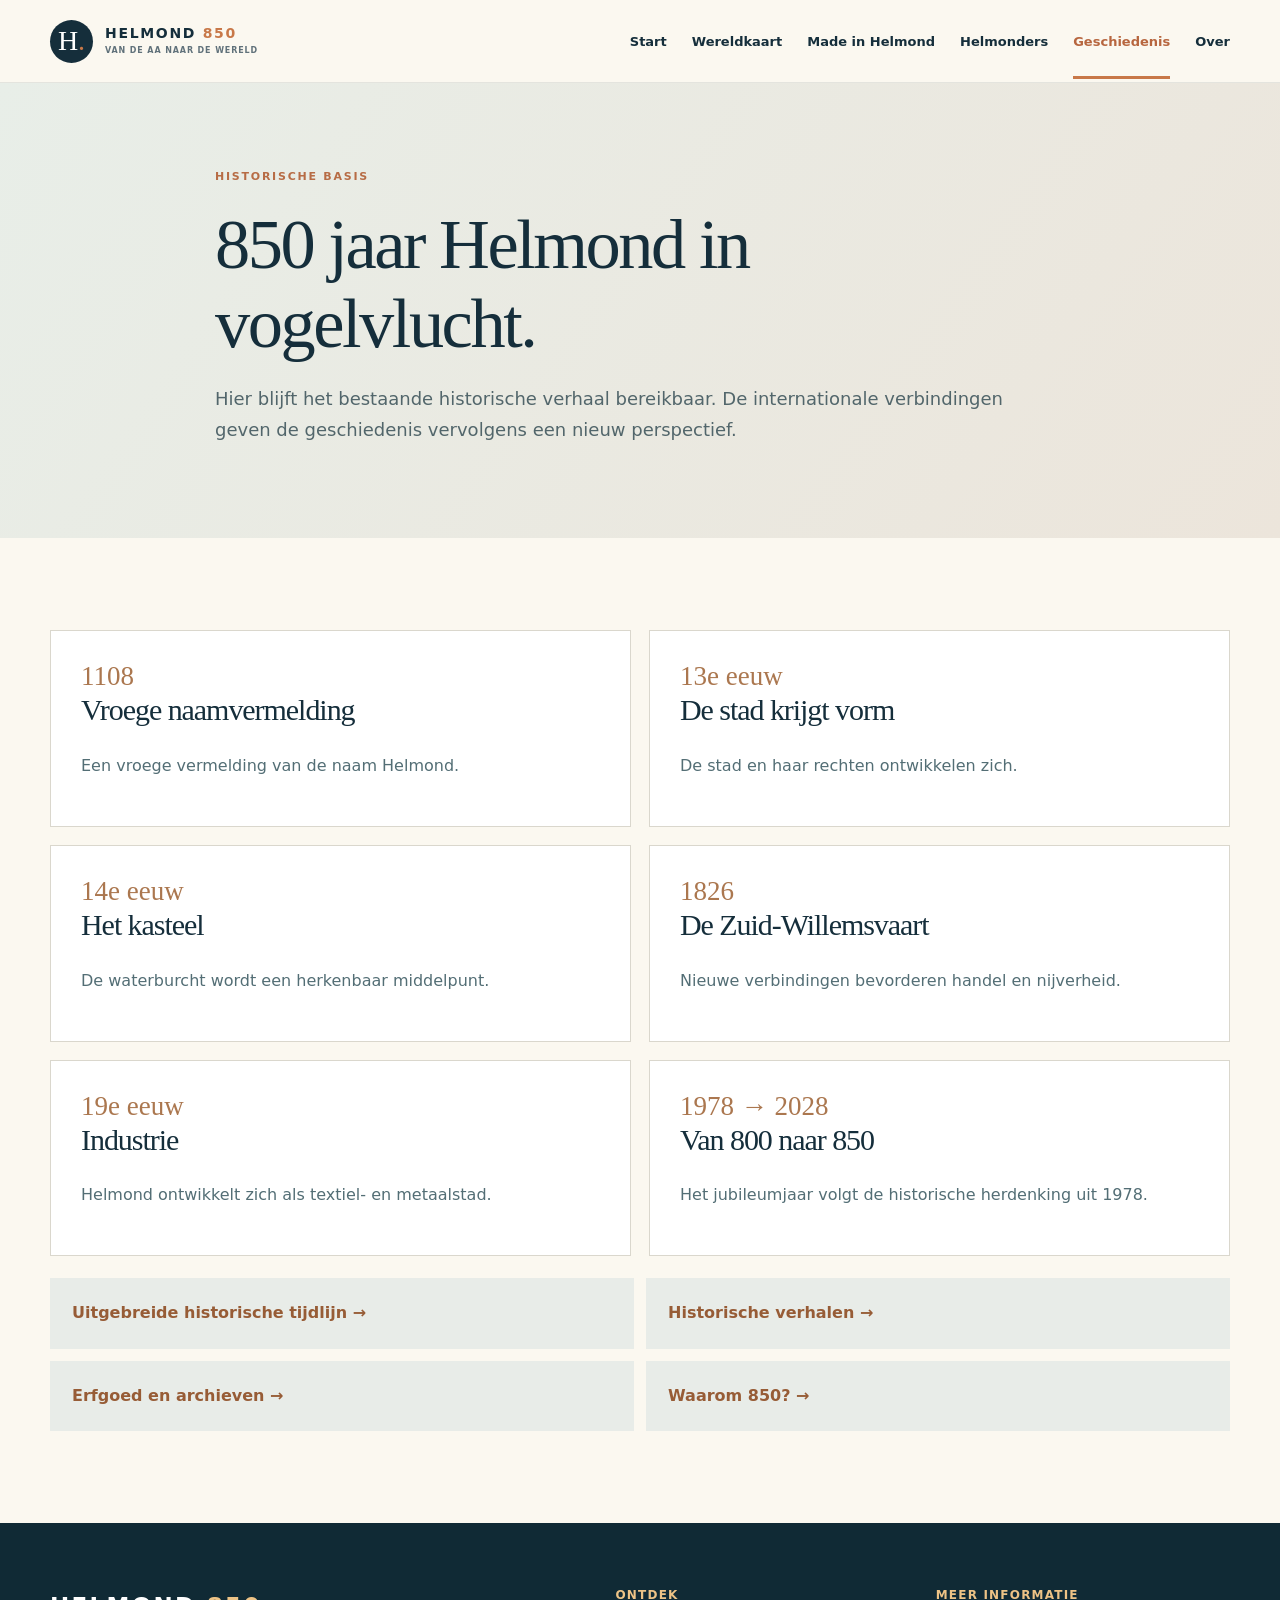
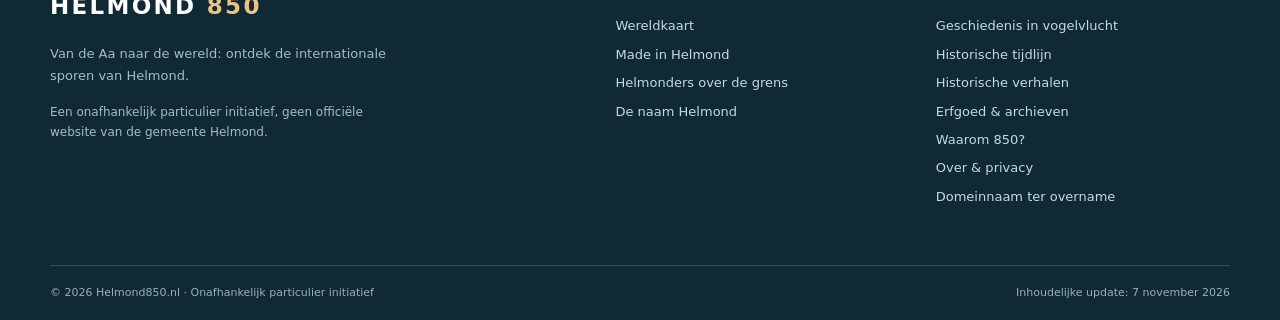
<file: geschiedenis.html>
<!doctype html><html lang="nl"><head><meta charset="utf-8"><meta name="viewport" content="width=device-width, initial-scale=1"><title>Geschiedenis van Helmond in vogelvlucht | Helmond 850</title><meta name="description" content="Ontdek de geschiedenis van Helmond: van het kasteel en de Aa tot de textielindustrie en jubilea. Met historische tijdlijn en verhalen."><meta name="theme-color" content="#152e3b"><meta property="og:type" content="website"><meta property="og:locale" content="nl_NL"><meta property="og:site_name" content="Helmond 850"><meta property="og:title" content="Geschiedenis van Helmond in vogelvlucht | Helmond 850"><meta property="og:description" content="Ontdek de geschiedenis van Helmond: van het kasteel en de Aa tot de textielindustrie en jubilea. Met historische tijdlijn en verhalen."><link rel="canonical" href="https://helmond850.nl/geschiedenis.html"><link rel="icon" href="assets/favicon.svg" type="image/svg+xml"><link rel="stylesheet" href="assets/style.css"><script defer src="assets/app.js"></script>
<meta name="robots" content="index, follow, max-image-preview:large">
<meta property="og:url" content="https://helmond850.nl/geschiedenis.html">
<meta name="twitter:card" content="summary">
<meta name="twitter:title" content="Geschiedenis van Helmond in vogelvlucht | Helmond 850">
<meta name="twitter:description" content="Ontdek de geschiedenis van Helmond: van het kasteel en de Aa tot de textielindustrie en jubilea. Met historische tijdlijn en verhalen.">
<script type="application/ld+json">{"@context":"https://schema.org","@graph":[{"@type":"WebPage","@id":"https://helmond850.nl/geschiedenis.html#webpage","url":"https://helmond850.nl/geschiedenis.html","name":"Geschiedenis van Helmond in vogelvlucht | Helmond 850","description":"Ontdek de geschiedenis van Helmond: van het kasteel en de Aa tot de textielindustrie en jubilea. Met historische tijdlijn en verhalen.","inLanguage":"nl-NL","isPartOf":{"@id":"https://helmond850.nl/#website"},"about":{"@type":"Place","name":"Helmond","address":{"@type":"PostalAddress","addressLocality":"Helmond","addressRegion":"Noord-Brabant","addressCountry":"NL"}}}]}</script>
</head><body><a class="skip" href="#inhoud">Direct naar inhoud</a><header class="site-header"><div class="container header-inner"><a class="brand" href="index.html" aria-label="Helmond 850 startpagina"><span class="brand-mark">H<span class="brand-accent">.</span></span><span class="brand-copy">HELMOND <strong>850</strong><small>VAN DE AA NAAR DE WERELD</small></span></a><button class="menu-toggle" type="button" aria-expanded="false" aria-controls="primary-nav" aria-label="Open navigatie"><span></span><span></span><span></span></button><nav class="primary-nav" id="primary-nav" aria-label="Hoofdnavigatie"><a href="index.html">Start</a><a href="wereld.html">Wereldkaart</a><a href="gemaakt-in-helmond.html">Made in Helmond</a><a href="helmonders.html">Helmonders</a><a href="geschiedenis.html" aria-current="page" class="active">Geschiedenis</a><a href="over.html">Over</a></nav></div></header><main id="inhoud"><section class="page-hero world-page-hero"><div class="container narrow"><span class="eyebrow">Historische basis</span><h1>850 jaar Helmond in vogelvlucht.</h1><p class="lead">Hier blijft het bestaande historische verhaal bereikbaar. De internationale verbindingen geven de geschiedenis vervolgens een nieuw perspectief.</p></div></section><section class="section"><div class="container"><div class="world-history-grid"><article><span>1108</span><h2>Vroege naamvermelding</h2><p>Een vroege vermelding van de naam Helmond.</p></article><article><span>13e eeuw</span><h2>De stad krijgt vorm</h2><p>De stad en haar rechten ontwikkelen zich.</p></article><article><span>14e eeuw</span><h2>Het kasteel</h2><p>De waterburcht wordt een herkenbaar middelpunt.</p></article><article><span>1826</span><h2>De Zuid-Willemsvaart</h2><p>Nieuwe verbindingen bevorderen handel en nijverheid.</p></article><article><span>19e eeuw</span><h2>Industrie</h2><p>Helmond ontwikkelt zich als textiel- en metaalstad.</p></article><article><span>1978 → 2028</span><h2>Van 800 naar 850</h2><p>Het jubileumjaar volgt de historische herdenking uit 1978.</p></article></div><div class="world-history-links"><a href="tijdlijn.html">Uitgebreide historische tijdlijn →</a><a href="verhalen.html">Historische verhalen →</a><a href="erfgoed.html">Erfgoed en archieven →</a><a href="jubileum.html">Waarom 850? →</a></div></div></section></main><footer class="site-footer"><div class="container footer-grid"><div><a class="footer-brand" href="index.html">HELMOND <span>850</span></a><p>Van de Aa naar de wereld: ontdek de internationale sporen van Helmond.</p><p class="small-muted">Een onafhankelijk particulier initiatief, geen officiële website van de gemeente Helmond.</p></div><div><h3>Ontdek</h3><a href="wereld.html">Wereldkaart</a><a href="gemaakt-in-helmond.html">Made in Helmond</a><a href="helmonders.html">Helmonders over de grens</a><a href="naam-helmond.html">De naam Helmond</a></div><div><h3>Meer informatie</h3><a href="geschiedenis.html">Geschiedenis in vogelvlucht</a><a href="tijdlijn.html">Historische tijdlijn</a><a href="verhalen.html">Historische verhalen</a><a href="erfgoed.html">Erfgoed &amp; archieven</a><a href="jubileum.html">Waarom 850?</a><a href="over.html">Over &amp; privacy</a><a href="overname.html">Domeinnaam ter overname</a></div></div><div class="container footer-bottom"><span>© 2026 Helmond850.nl · Onafhankelijk particulier initiatief</span><span>Inhoudelijke update: 7 november 2026</span></div></footer></body></html>
</file>
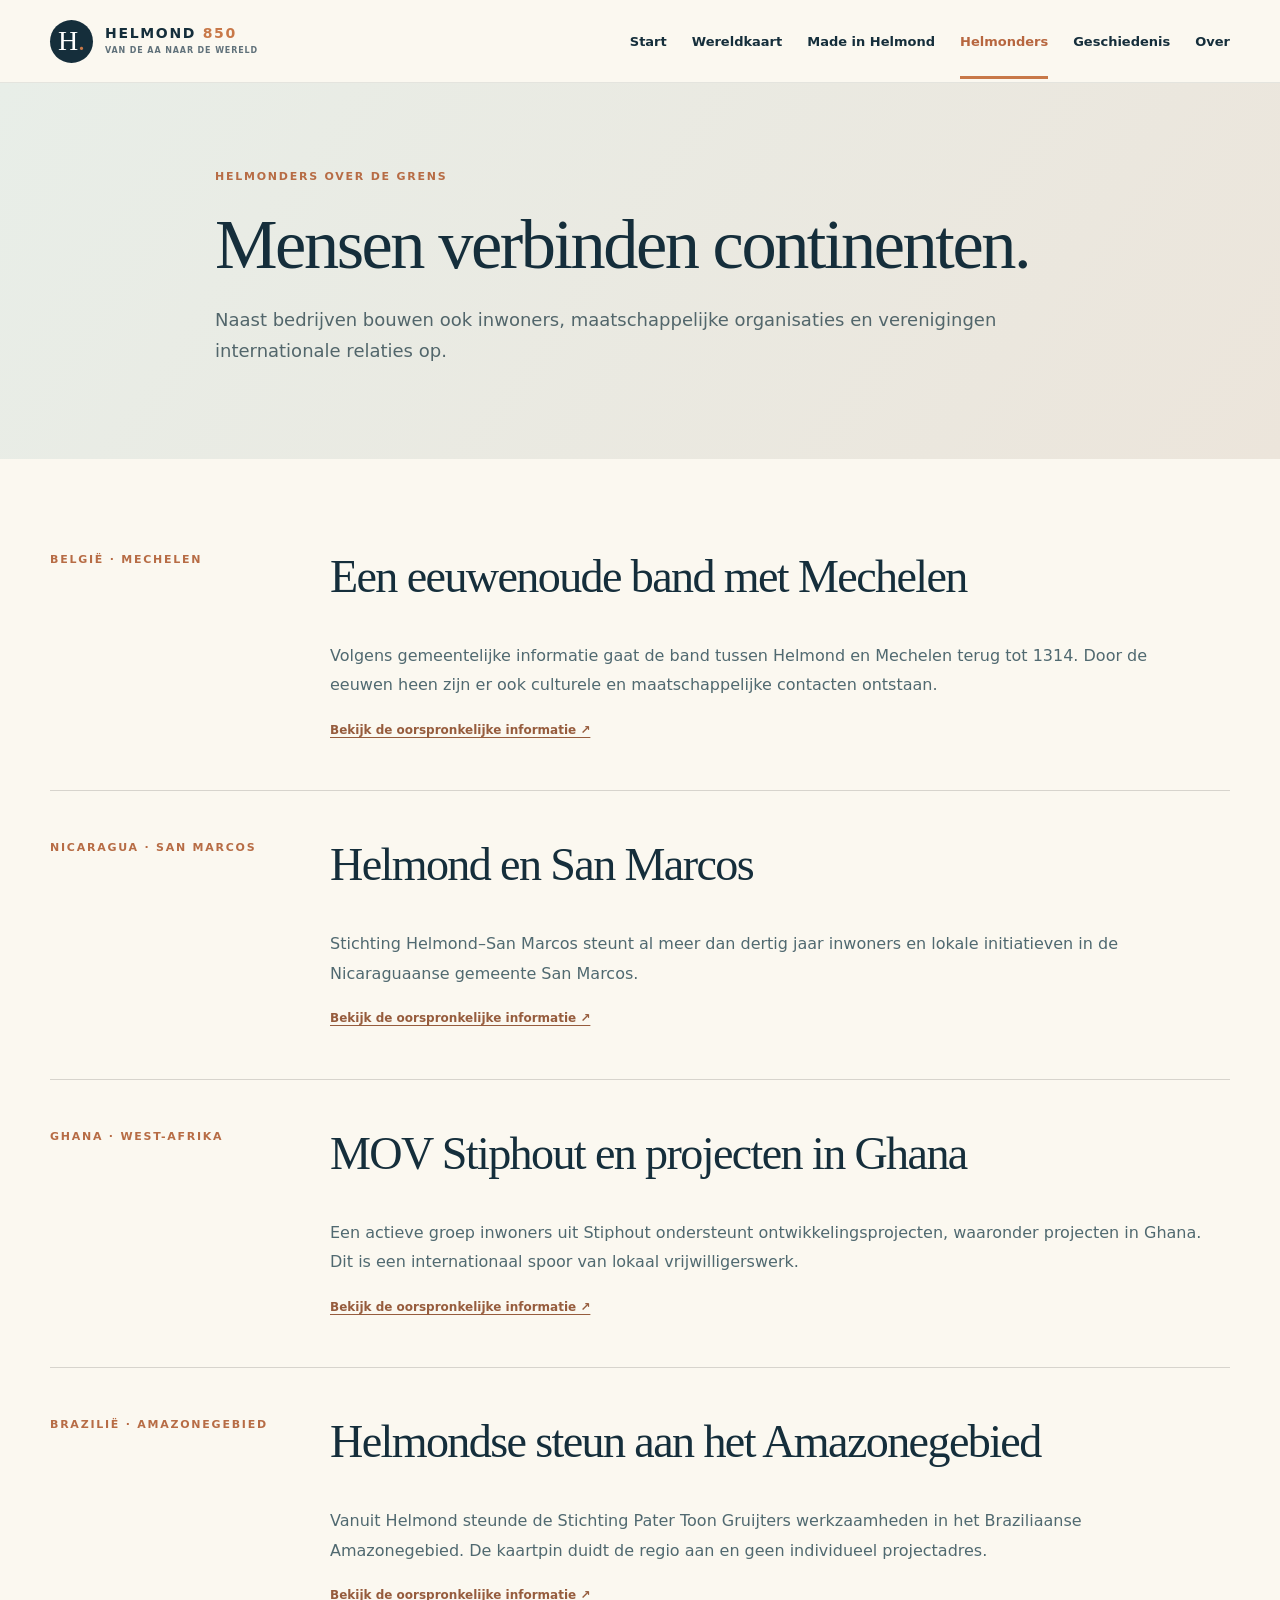
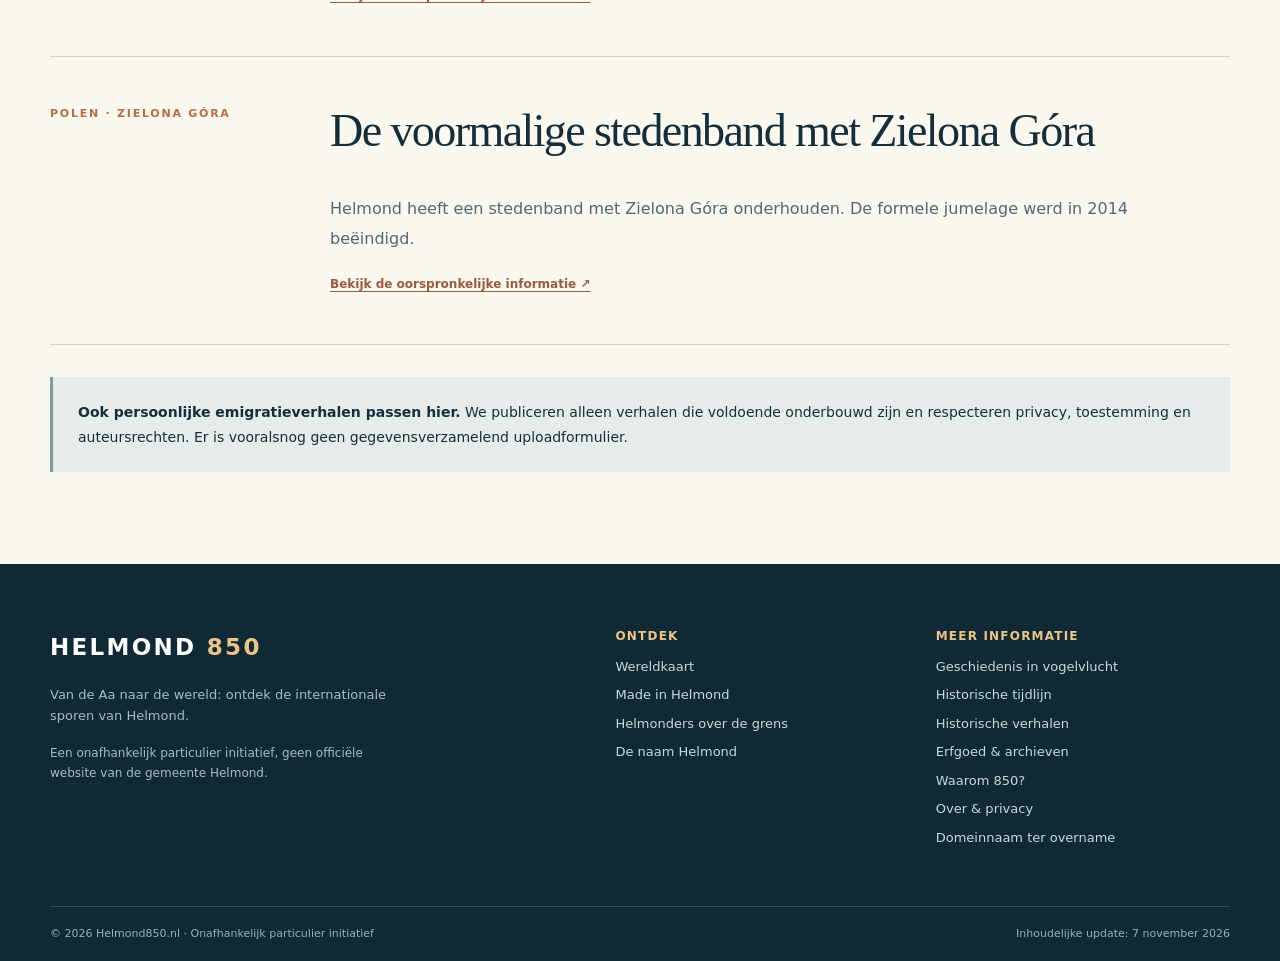
<file: helmonders.html>
<!doctype html><html lang="nl"><head><meta charset="utf-8"><meta name="viewport" content="width=device-width, initial-scale=1"><title>Helmonders wereldwijd: verhalen en contacten | Helmond 850</title><meta name="description" content="Verhalen over Helmonders en internationale contacten met onder meer Nicaragua, België, Ghana, Brazilië en Polen. Ontdek Helmond over de grens."><meta name="theme-color" content="#152e3b"><meta property="og:type" content="website"><meta property="og:locale" content="nl_NL"><meta property="og:site_name" content="Helmond 850"><meta property="og:title" content="Helmonders wereldwijd: verhalen en contacten | Helmond 850"><meta property="og:description" content="Verhalen over Helmonders en internationale contacten met onder meer Nicaragua, België, Ghana, Brazilië en Polen. Ontdek Helmond over de grens."><link rel="canonical" href="https://helmond850.nl/helmonders.html"><link rel="icon" href="assets/favicon.svg" type="image/svg+xml"><link rel="stylesheet" href="assets/style.css"><script defer src="assets/app.js"></script>
<meta name="robots" content="index, follow, max-image-preview:large">
<meta property="og:url" content="https://helmond850.nl/helmonders.html">
<meta name="twitter:card" content="summary">
<meta name="twitter:title" content="Helmonders wereldwijd: verhalen en contacten | Helmond 850">
<meta name="twitter:description" content="Verhalen over Helmonders en internationale contacten met onder meer Nicaragua, België, Ghana, Brazilië en Polen. Ontdek Helmond over de grens.">
<script type="application/ld+json">{"@context":"https://schema.org","@graph":[{"@type":"WebPage","@id":"https://helmond850.nl/helmonders.html#webpage","url":"https://helmond850.nl/helmonders.html","name":"Helmonders wereldwijd: verhalen en contacten | Helmond 850","description":"Verhalen over Helmonders en internationale contacten met onder meer Nicaragua, België, Ghana, Brazilië en Polen. Ontdek Helmond over de grens.","inLanguage":"nl-NL","isPartOf":{"@id":"https://helmond850.nl/#website"},"about":{"@type":"Place","name":"Helmond","address":{"@type":"PostalAddress","addressLocality":"Helmond","addressRegion":"Noord-Brabant","addressCountry":"NL"}}}]}</script>
</head><body><a class="skip" href="#inhoud">Direct naar inhoud</a><header class="site-header"><div class="container header-inner"><a class="brand" href="index.html" aria-label="Helmond 850 startpagina"><span class="brand-mark">H<span class="brand-accent">.</span></span><span class="brand-copy">HELMOND <strong>850</strong><small>VAN DE AA NAAR DE WERELD</small></span></a><button class="menu-toggle" type="button" aria-expanded="false" aria-controls="primary-nav" aria-label="Open navigatie"><span></span><span></span><span></span></button><nav class="primary-nav" id="primary-nav" aria-label="Hoofdnavigatie"><a href="index.html">Start</a><a href="wereld.html">Wereldkaart</a><a href="gemaakt-in-helmond.html">Made in Helmond</a><a href="helmonders.html" aria-current="page" class="active">Helmonders</a><a href="geschiedenis.html">Geschiedenis</a><a href="over.html">Over</a></nav></div></header><main id="inhoud"><section class="page-hero world-page-hero"><div class="container narrow"><span class="eyebrow">Helmonders over de grens</span><h1>Mensen verbinden continenten.</h1><p class="lead">Naast bedrijven bouwen ook inwoners, maatschappelijke organisaties en verenigingen internationale relaties op.</p></div></section><section class="section"><div class="container"><article id="mechelen" class="world-chapter"><div><span class="eyebrow">België · Mechelen</span></div><div><h2>Een eeuwenoude band met Mechelen</h2><p>Volgens gemeentelijke informatie gaat de band tussen Helmond en Mechelen terug tot 1314. Door de eeuwen heen zijn er ook culturele en maatschappelijke contacten ontstaan.</p><a class="source-ref" href="https://www.helmond.nl/internationaal" target="_blank" rel="noopener noreferrer">Bekijk de oorspronkelijke informatie ↗</a></div></article><article id="san-marcos" class="world-chapter"><div><span class="eyebrow">Nicaragua · San Marcos</span></div><div><h2>Helmond en San Marcos</h2><p>Stichting Helmond–San Marcos steunt al meer dan dertig jaar inwoners en lokale initiatieven in de Nicaraguaanse gemeente San Marcos.</p><a class="source-ref" href="https://www.helmond-sanmarcos.nl/" target="_blank" rel="noopener noreferrer">Bekijk de oorspronkelijke informatie ↗</a></div></article><article id="ghana" class="world-chapter"><div><span class="eyebrow">Ghana · West-Afrika</span></div><div><h2>MOV Stiphout en projecten in Ghana</h2><p>Een actieve groep inwoners uit Stiphout ondersteunt ontwikkelingsprojecten, waaronder projecten in Ghana. Dit is een internationaal spoor van lokaal vrijwilligerswerk.</p><a class="source-ref" href="https://www.helmond.nl/1/bestuur/alle-onderwerpen/zoeken-in-bestuurlijke-stukken/beleid-en-bestuurlijke-informatie/beleidsplannen-en-bestuurlijke-informatie-internationale-betrekkingen/hulpverlening.html" target="_blank" rel="noopener noreferrer">Bekijk de oorspronkelijke informatie ↗</a></div></article><article id="brazilie" class="world-chapter"><div><span class="eyebrow">Brazilië · Amazonegebied</span></div><div><h2>Helmondse steun aan het Amazonegebied</h2><p>Vanuit Helmond steunde de Stichting Pater Toon Gruijters werkzaamheden in het Braziliaanse Amazonegebied. De kaartpin duidt de regio aan en geen individueel projectadres.</p><a class="source-ref" href="https://www.helmond.nl/1/bestuur/alle-onderwerpen/zoeken-in-bestuurlijke-stukken/beleid-en-bestuurlijke-informatie/beleidsplannen-en-bestuurlijke-informatie-internationale-betrekkingen/hulpverlening.html" target="_blank" rel="noopener noreferrer">Bekijk de oorspronkelijke informatie ↗</a></div></article><article id="polen" class="world-chapter"><div><span class="eyebrow">Polen · Zielona Góra</span></div><div><h2>De voormalige stedenband met Zielona Góra</h2><p>Helmond heeft een stedenband met Zielona Góra onderhouden. De formele jumelage werd in 2014 beëindigd.</p><a class="source-ref" href="https://www.helmond.nl/internationaal" target="_blank" rel="noopener noreferrer">Bekijk de oorspronkelijke informatie ↗</a></div></article><div class="note-box"><strong>Ook persoonlijke emigratieverhalen passen hier.</strong> We publiceren alleen verhalen die voldoende onderbouwd zijn en respecteren privacy, toestemming en auteursrechten. Er is vooralsnog geen gegevensverzamelend uploadformulier.</div></div></section></main><footer class="site-footer"><div class="container footer-grid"><div><a class="footer-brand" href="index.html">HELMOND <span>850</span></a><p>Van de Aa naar de wereld: ontdek de internationale sporen van Helmond.</p><p class="small-muted">Een onafhankelijk particulier initiatief, geen officiële website van de gemeente Helmond.</p></div><div><h3>Ontdek</h3><a href="wereld.html">Wereldkaart</a><a href="gemaakt-in-helmond.html">Made in Helmond</a><a href="helmonders.html">Helmonders over de grens</a><a href="naam-helmond.html">De naam Helmond</a></div><div><h3>Meer informatie</h3><a href="geschiedenis.html">Geschiedenis in vogelvlucht</a><a href="tijdlijn.html">Historische tijdlijn</a><a href="verhalen.html">Historische verhalen</a><a href="erfgoed.html">Erfgoed &amp; archieven</a><a href="jubileum.html">Waarom 850?</a><a href="over.html">Over &amp; privacy</a><a href="overname.html">Domeinnaam ter overname</a></div></div><div class="container footer-bottom"><span>© 2026 Helmond850.nl · Onafhankelijk particulier initiatief</span><span>Inhoudelijke update: 7 november 2026</span></div></footer></body></html>
</file>
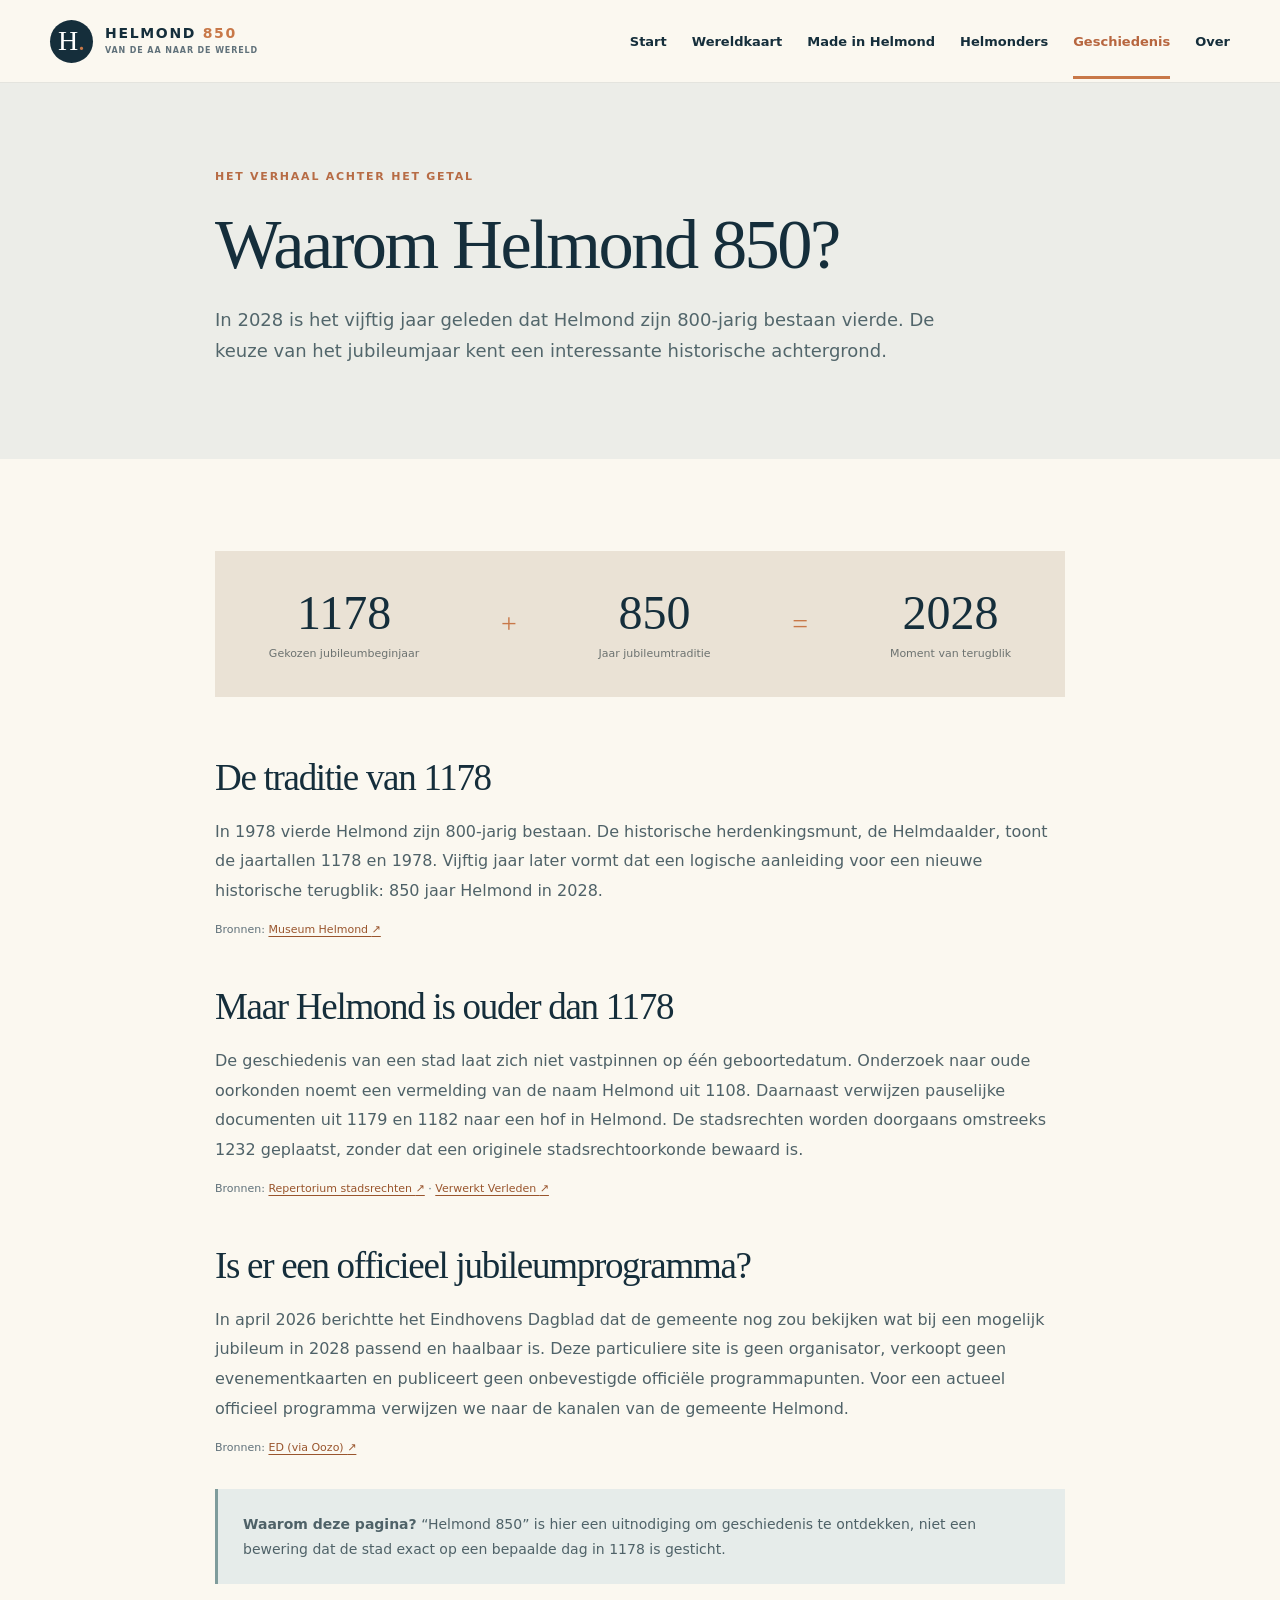
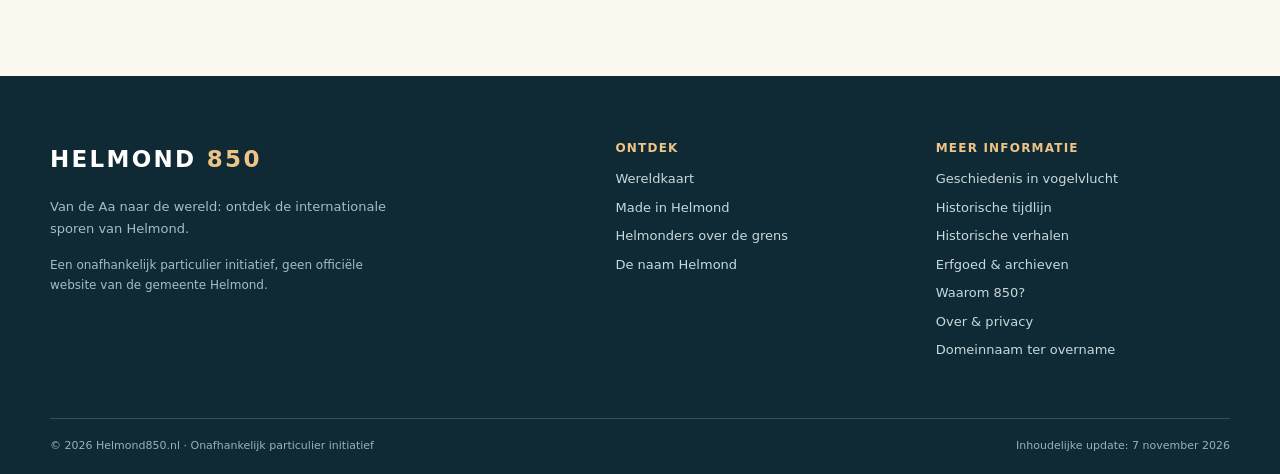
<file: jubileum.html>
<!doctype html>
<html lang="nl">
<head>
<meta charset="utf-8"><meta name="viewport" content="width=device-width, initial-scale=1">
<title>Helmond 850 jaar in 2028: waarom? | Helmond 850</title>
<meta name="description" content="Waarom wordt in 2028 gesproken over 850 jaar Helmond? Lees over de jubileumtraditie, Helmond 800 in 1978 en historische jaartallen.">
<meta name="theme-color" content="#122e3d">
<meta property="og:type" content="website"><meta property="og:locale" content="nl_NL">
<meta property="og:site_name" content="Helmond 850"><meta property="og:title" content="Helmond 850 jaar in 2028: waarom? | Helmond 850">
<meta property="og:description" content="Waarom wordt in 2028 gesproken over 850 jaar Helmond? Lees over de jubileumtraditie, Helmond 800 in 1978 en historische jaartallen.">
<link rel="canonical" href="https://helmond850.nl/jubileum.html">
<link rel="icon" href="assets/favicon.svg" type="image/svg+xml">
<link rel="stylesheet" href="assets/style.css"><script defer src="assets/app.js"></script>

<meta name="robots" content="index, follow, max-image-preview:large">
<meta property="og:url" content="https://helmond850.nl/jubileum.html">
<meta name="twitter:card" content="summary">
<meta name="twitter:title" content="Helmond 850 jaar in 2028: waarom? | Helmond 850">
<meta name="twitter:description" content="Waarom wordt in 2028 gesproken over 850 jaar Helmond? Lees over de jubileumtraditie, Helmond 800 in 1978 en historische jaartallen.">
<script type="application/ld+json">{"@context":"https://schema.org","@graph":[{"@type":"WebPage","@id":"https://helmond850.nl/jubileum.html#webpage","url":"https://helmond850.nl/jubileum.html","name":"Helmond 850 jaar in 2028: waarom? | Helmond 850","description":"Waarom wordt in 2028 gesproken over 850 jaar Helmond? Lees over de jubileumtraditie, Helmond 800 in 1978 en historische jaartallen.","inLanguage":"nl-NL","isPartOf":{"@id":"https://helmond850.nl/#website"},"about":{"@type":"Place","name":"Helmond","address":{"@type":"PostalAddress","addressLocality":"Helmond","addressRegion":"Noord-Brabant","addressCountry":"NL"}}}]}</script>
</head>
<body>
<a class="skip" href="#inhoud">Direct naar inhoud</a>
<header class="site-header"><div class="container header-inner"><a class="brand" href="index.html" aria-label="Helmond 850 startpagina"><span class="brand-mark">H<span class="brand-accent">.</span></span><span class="brand-copy">HELMOND <strong>850</strong><small>VAN DE AA NAAR DE WERELD</small></span></a><button class="menu-toggle" type="button" aria-expanded="false" aria-controls="primary-nav" aria-label="Open navigatie"><span></span><span></span><span></span></button><nav class="primary-nav" id="primary-nav" aria-label="Hoofdnavigatie"><a href="index.html">Start</a><a href="wereld.html">Wereldkaart</a><a href="gemaakt-in-helmond.html">Made in Helmond</a><a href="helmonders.html">Helmonders</a><a href="geschiedenis.html" aria-current="page" class="active">Geschiedenis</a><a href="over.html">Over</a></nav></div></header>
<main id="inhoud"><section class="page-hero"><div class="container narrow"><span class="eyebrow">Het verhaal achter het getal</span><h1>Waarom Helmond 850?</h1><p class="lead">In 2028 is het vijftig jaar geleden dat Helmond zijn 800-jarig bestaan vierde. De keuze van het jubileumjaar kent een interessante historische achtergrond.</p></div></section>
<section class="section"><div class="container narrow prose">
<div class="anniversary-equation"><div><strong>1178</strong><span>Gekozen jubileumbeginjaar</span></div><span class="eq">+</span><div><strong>850</strong><span>Jaar jubileumtraditie</span></div><span class="eq">=</span><div><strong>2028</strong><span>Moment van terugblik</span></div></div>
<h2>De traditie van 1178</h2><p>In 1978 vierde Helmond zijn 800-jarig bestaan. De historische herdenkingsmunt, de Helmdaalder, toont de jaartallen 1178 en 1978. Vijftig jaar later vormt dat een logische aanleiding voor een nieuwe historische terugblik: 850 jaar Helmond in 2028.</p><div class="sources">Bronnen: <a class="source-link" href="https://museumhelmond.nl/collectie/object/2012-045%20a%2Bb" target="_blank" rel="noopener noreferrer">Museum Helmond <span aria-hidden="true">↗</span></a></div>
<h2>Maar Helmond is ouder dan 1178</h2><p>De geschiedenis van een stad laat zich niet vastpinnen op één geboortedatum. Onderzoek naar oude oorkonden noemt een vermelding van de naam Helmond uit 1108. Daarnaast verwijzen pauselijke documenten uit 1179 en 1182 naar een hof in Helmond. De stadsrechten worden doorgaans omstreeks 1232 geplaatst, zonder dat een originele stadsrechtoorkonde bewaard is.</p><div class="sources">Bronnen: <a class="source-link" href="https://www.universiteitleiden.nl/binaries/content/assets/geesteswetenschappen/institute-for-history/repertorium-stadsrechten.pdf" target="_blank" rel="noopener noreferrer">Repertorium stadsrechten <span aria-hidden="true">↗</span></a> · <a class="source-link" href="https://www.sidestone.com/openaccess/9789088903298.pdf" target="_blank" rel="noopener noreferrer">Verwerkt Verleden <span aria-hidden="true">↗</span></a></div>
<h2>Is er een officieel jubileumprogramma?</h2><p>In april 2026 berichtte het Eindhovens Dagblad dat de gemeente nog zou bekijken wat bij een mogelijk jubileum in 2028 passend en haalbaar is. Deze particuliere site is geen organisator, verkoopt geen evenementkaarten en publiceert geen onbevestigde officiële programmapunten. Voor een actueel officieel programma verwijzen we naar de kanalen van de gemeente Helmond.</p><div class="sources">Bronnen: <a class="source-link" href="https://www.oozo.nl/nieuws/helmond/7143477/helmond-850-in-2028-wordt-het-weer-feest-in-de-stad" target="_blank" rel="noopener noreferrer">ED (via Oozo) <span aria-hidden="true">↗</span></a></div>
<div class="note-box"><strong>Waarom deze pagina?</strong> “Helmond 850” is hier een uitnodiging om geschiedenis te ontdekken, niet een bewering dat de stad exact op een bepaalde dag in 1178 is gesticht.</div>
</div></section></main>
<footer class="site-footer"><div class="container footer-grid"><div><a class="footer-brand" href="index.html">HELMOND <span>850</span></a><p>Van de Aa naar de wereld: ontdek de internationale sporen van Helmond.</p><p class="small-muted">Een onafhankelijk particulier initiatief, geen officiële website van de gemeente Helmond.</p></div><div><h3>Ontdek</h3><a href="wereld.html">Wereldkaart</a><a href="gemaakt-in-helmond.html">Made in Helmond</a><a href="helmonders.html">Helmonders over de grens</a><a href="naam-helmond.html">De naam Helmond</a></div><div><h3>Meer informatie</h3><a href="geschiedenis.html">Geschiedenis in vogelvlucht</a><a href="tijdlijn.html">Historische tijdlijn</a><a href="verhalen.html">Historische verhalen</a><a href="erfgoed.html">Erfgoed &amp; archieven</a><a href="jubileum.html">Waarom 850?</a><a href="over.html">Over &amp; privacy</a><a href="overname.html">Domeinnaam ter overname</a></div></div><div class="container footer-bottom"><span>© 2026 Helmond850.nl · Onafhankelijk particulier initiatief</span><span>Inhoudelijke update: 7 november 2026</span></div></footer>
</body></html>
</file>
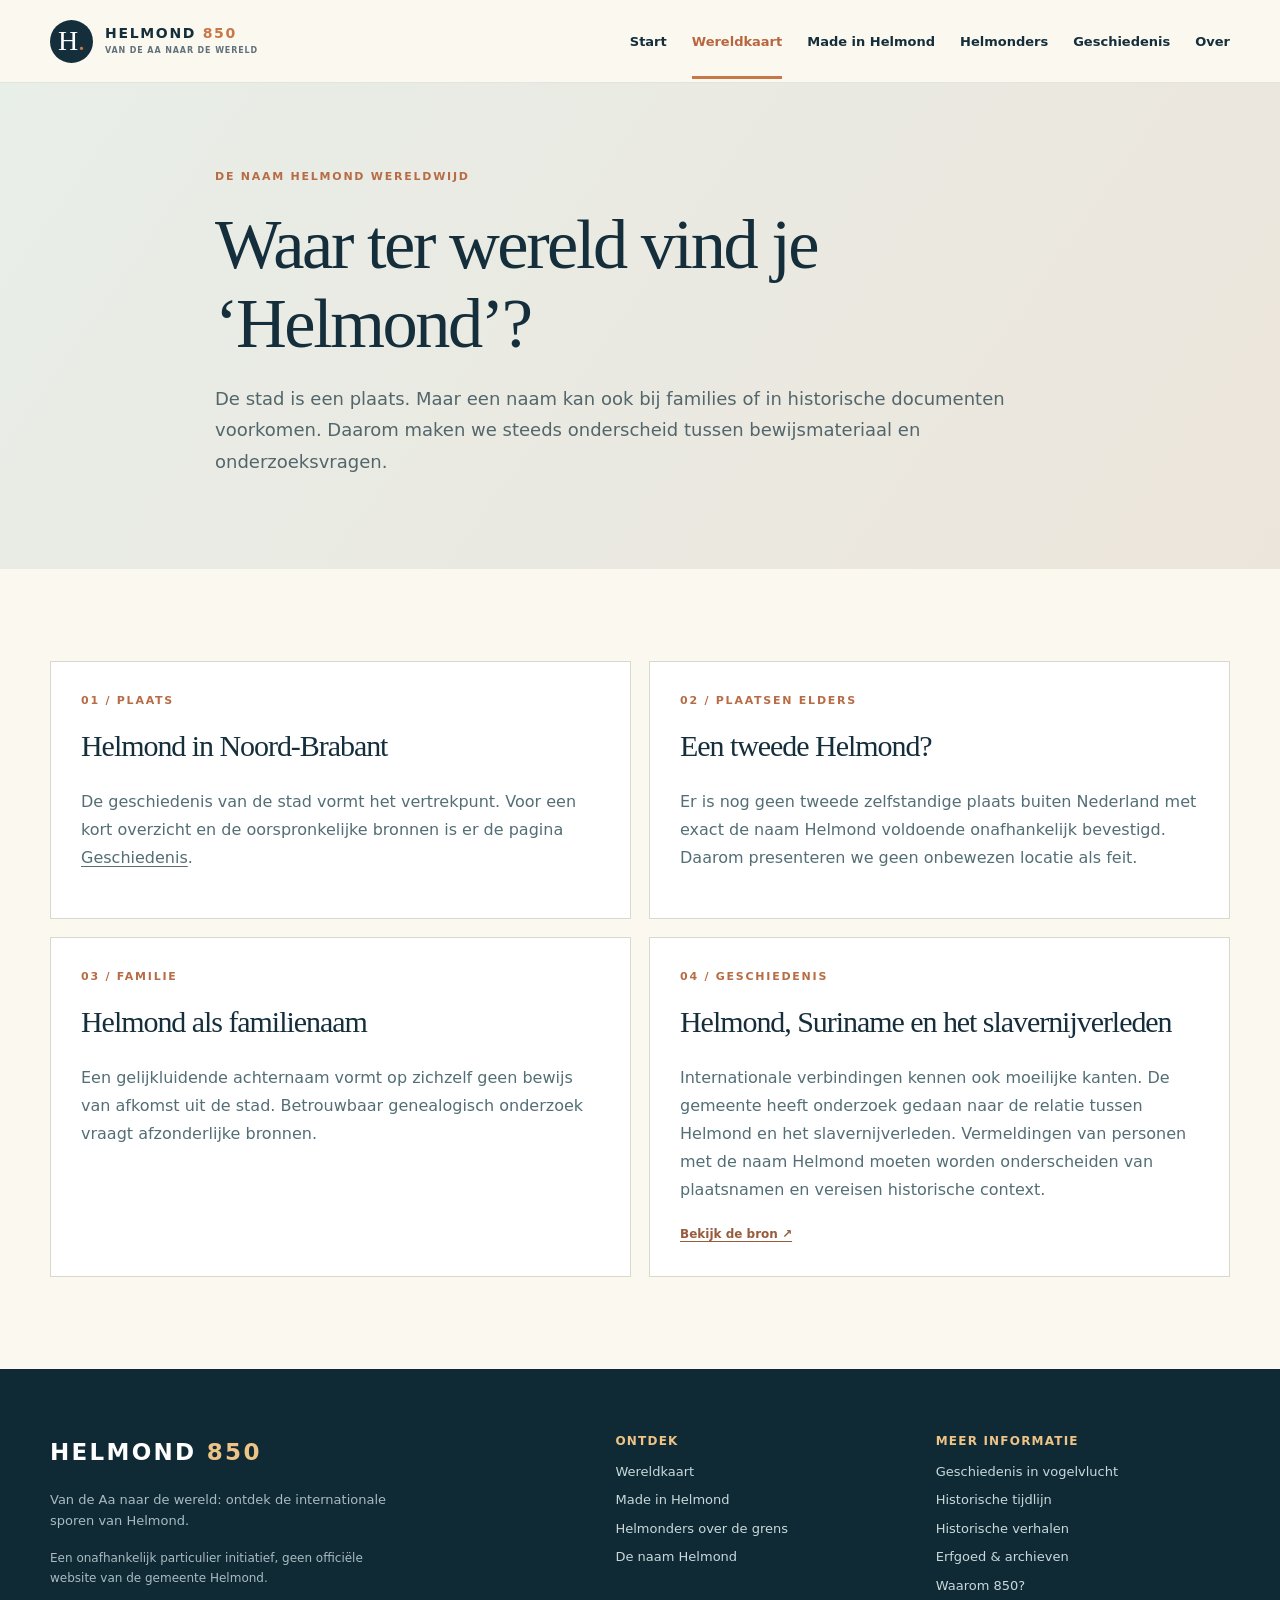
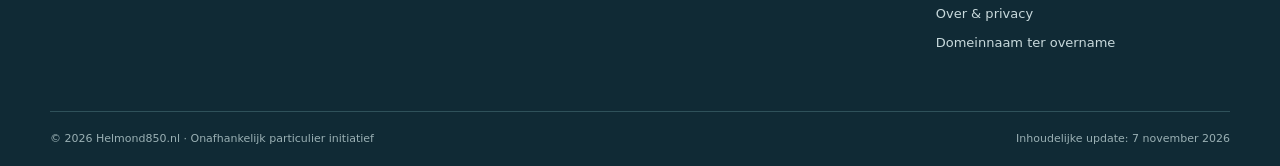
<file: naam-helmond.html>
<!doctype html><html lang="nl"><head><meta charset="utf-8"><meta name="viewport" content="width=device-width, initial-scale=1"><title>De naam Helmond wereldwijd | Helmond 850</title><meta name="description" content="Waar komt de naam Helmond vandaan en waar vind je die naam nog meer in de wereld? Lees wat bekend is en wat nader onderzoek vraagt."><meta name="theme-color" content="#152e3b"><meta property="og:type" content="website"><meta property="og:locale" content="nl_NL"><meta property="og:site_name" content="Helmond 850"><meta property="og:title" content="De naam Helmond wereldwijd | Helmond 850"><meta property="og:description" content="Waar komt de naam Helmond vandaan en waar vind je die naam nog meer in de wereld? Lees wat bekend is en wat nader onderzoek vraagt."><link rel="canonical" href="https://helmond850.nl/naam-helmond.html"><link rel="icon" href="assets/favicon.svg" type="image/svg+xml"><link rel="stylesheet" href="assets/style.css"><script defer src="assets/app.js"></script>
<meta name="robots" content="index, follow, max-image-preview:large">
<meta property="og:url" content="https://helmond850.nl/naam-helmond.html">
<meta name="twitter:card" content="summary">
<meta name="twitter:title" content="De naam Helmond wereldwijd | Helmond 850">
<meta name="twitter:description" content="Waar komt de naam Helmond vandaan en waar vind je die naam nog meer in de wereld? Lees wat bekend is en wat nader onderzoek vraagt.">
<script type="application/ld+json">{"@context":"https://schema.org","@graph":[{"@type":"WebPage","@id":"https://helmond850.nl/naam-helmond.html#webpage","url":"https://helmond850.nl/naam-helmond.html","name":"De naam Helmond wereldwijd | Helmond 850","description":"Waar komt de naam Helmond vandaan en waar vind je die naam nog meer in de wereld? Lees wat bekend is en wat nader onderzoek vraagt.","inLanguage":"nl-NL","isPartOf":{"@id":"https://helmond850.nl/#website"},"about":{"@type":"Place","name":"Helmond","address":{"@type":"PostalAddress","addressLocality":"Helmond","addressRegion":"Noord-Brabant","addressCountry":"NL"}}}]}</script>
</head><body><a class="skip" href="#inhoud">Direct naar inhoud</a><header class="site-header"><div class="container header-inner"><a class="brand" href="index.html" aria-label="Helmond 850 startpagina"><span class="brand-mark">H<span class="brand-accent">.</span></span><span class="brand-copy">HELMOND <strong>850</strong><small>VAN DE AA NAAR DE WERELD</small></span></a><button class="menu-toggle" type="button" aria-expanded="false" aria-controls="primary-nav" aria-label="Open navigatie"><span></span><span></span><span></span></button><nav class="primary-nav" id="primary-nav" aria-label="Hoofdnavigatie"><a href="index.html">Start</a><a href="wereld.html" aria-current="page" class="active">Wereldkaart</a><a href="gemaakt-in-helmond.html">Made in Helmond</a><a href="helmonders.html">Helmonders</a><a href="geschiedenis.html">Geschiedenis</a><a href="over.html">Over</a></nav></div></header><main id="inhoud"><section class="page-hero world-page-hero"><div class="container narrow"><span class="eyebrow">De naam Helmond wereldwijd</span><h1>Waar ter wereld vind je ‘Helmond’?</h1><p class="lead">De stad is een plaats. Maar een naam kan ook bij families of in historische documenten voorkomen. Daarom maken we steeds onderscheid tussen bewijsmateriaal en onderzoeksvragen.</p></div></section><section class="section"><div class="container world-name-grid"><article><span class="eyebrow">01 / Plaats</span><h2>Helmond in Noord-Brabant</h2><p>De geschiedenis van de stad vormt het vertrekpunt. Voor een kort overzicht en de oorspronkelijke bronnen is er de pagina <a href="geschiedenis.html">Geschiedenis</a>.</p></article><article><span class="eyebrow">02 / Plaatsen elders</span><h2>Een tweede Helmond?</h2><p>Er is nog geen tweede zelfstandige plaats buiten Nederland met exact de naam Helmond voldoende onafhankelijk bevestigd. Daarom presenteren we geen onbewezen locatie als feit.</p></article><article><span class="eyebrow">03 / Familie</span><h2>Helmond als familienaam</h2><p>Een gelijkluidende achternaam vormt op zichzelf geen bewijs van afkomst uit de stad. Betrouwbaar genealogisch onderzoek vraagt afzonderlijke bronnen.</p></article><article id="suriname"><span class="eyebrow">04 / Geschiedenis</span><h2>Helmond, Suriname en het slavernijverleden</h2><p>Internationale verbindingen kennen ook moeilijke kanten. De gemeente heeft onderzoek gedaan naar de relatie tussen Helmond en het slavernijverleden. Vermeldingen van personen met de naam Helmond moeten worden onderscheiden van plaatsnamen en vereisen historische context.</p><a class="source-ref" href="https://www.helmond.nl/1/stad/alle-onderwerpen/slavernijverleden" target="_blank" rel="noopener noreferrer">Bekijk de bron ↗</a></article></div></section></main><footer class="site-footer"><div class="container footer-grid"><div><a class="footer-brand" href="index.html">HELMOND <span>850</span></a><p>Van de Aa naar de wereld: ontdek de internationale sporen van Helmond.</p><p class="small-muted">Een onafhankelijk particulier initiatief, geen officiële website van de gemeente Helmond.</p></div><div><h3>Ontdek</h3><a href="wereld.html">Wereldkaart</a><a href="gemaakt-in-helmond.html">Made in Helmond</a><a href="helmonders.html">Helmonders over de grens</a><a href="naam-helmond.html">De naam Helmond</a></div><div><h3>Meer informatie</h3><a href="geschiedenis.html">Geschiedenis in vogelvlucht</a><a href="tijdlijn.html">Historische tijdlijn</a><a href="verhalen.html">Historische verhalen</a><a href="erfgoed.html">Erfgoed &amp; archieven</a><a href="jubileum.html">Waarom 850?</a><a href="over.html">Over &amp; privacy</a><a href="overname.html">Domeinnaam ter overname</a></div></div><div class="container footer-bottom"><span>© 2026 Helmond850.nl · Onafhankelijk particulier initiatief</span><span>Inhoudelijke update: 7 november 2026</span></div></footer></body></html>
</file>
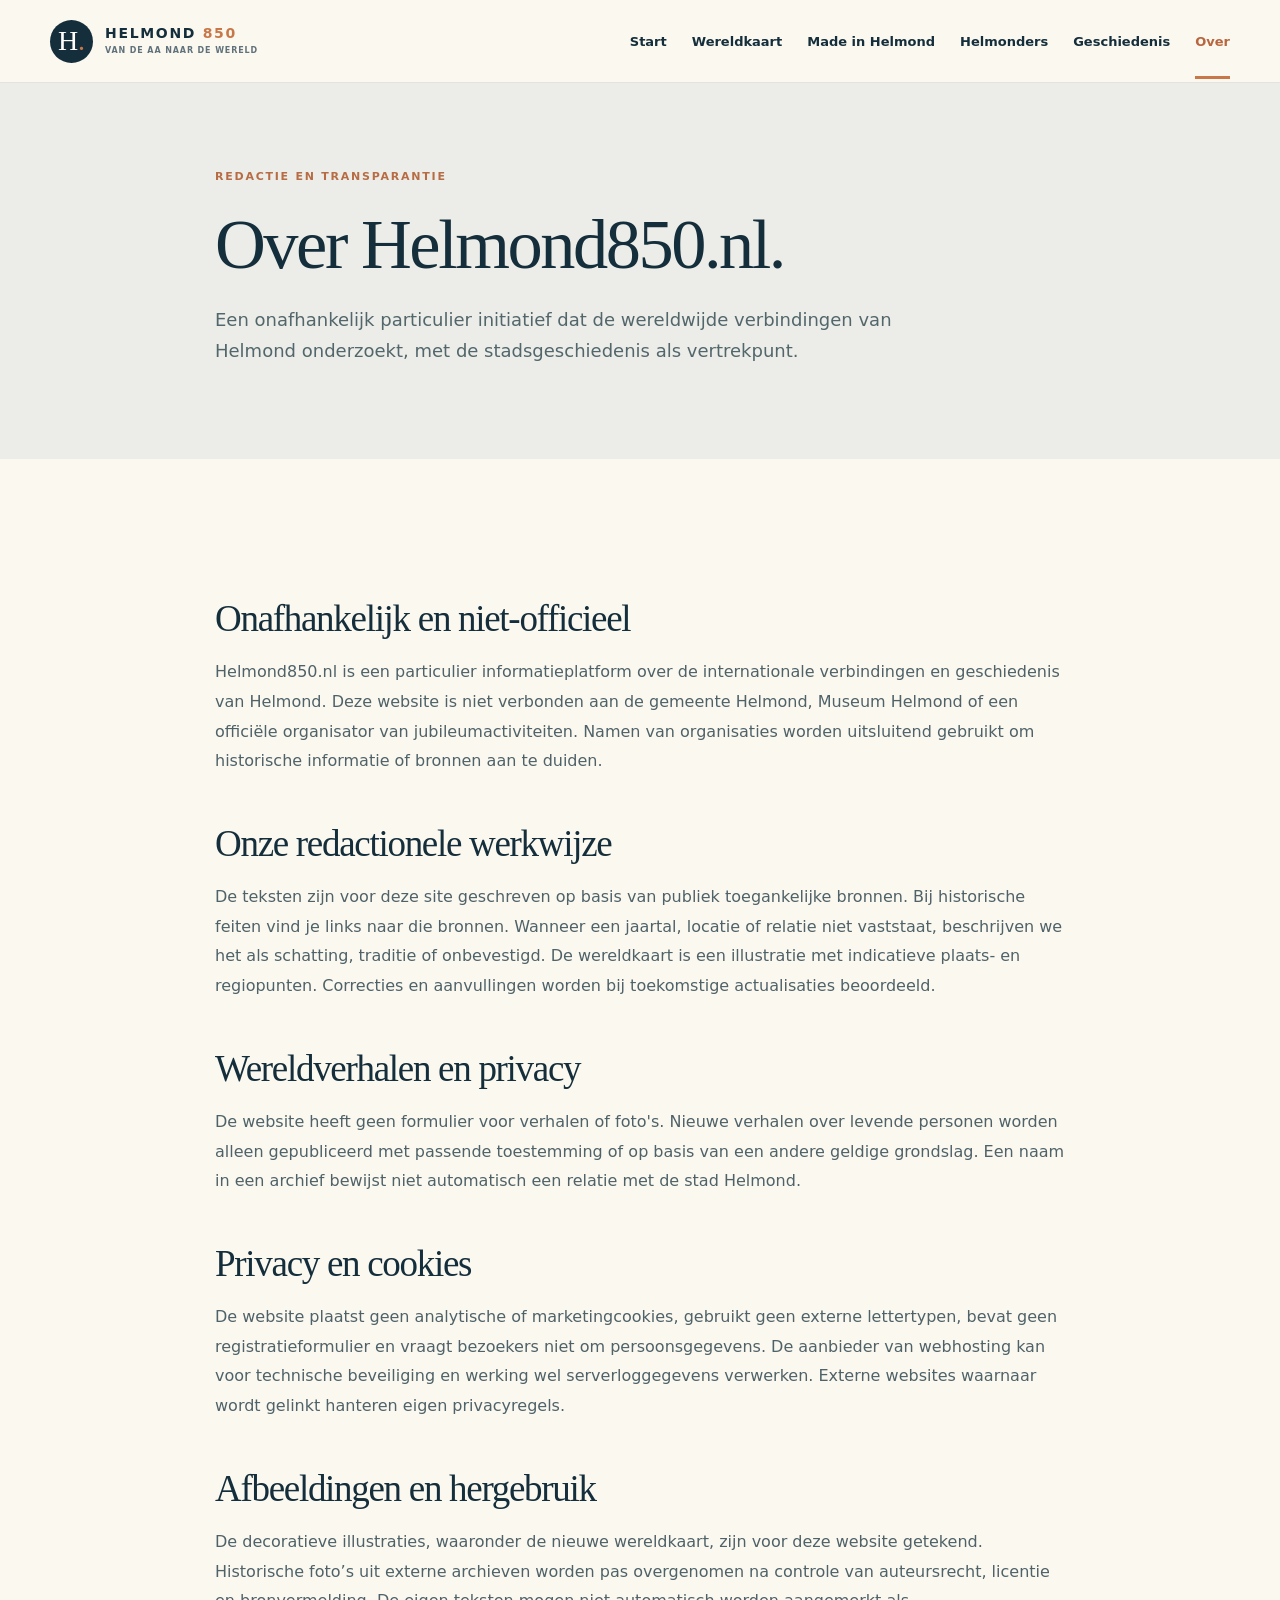
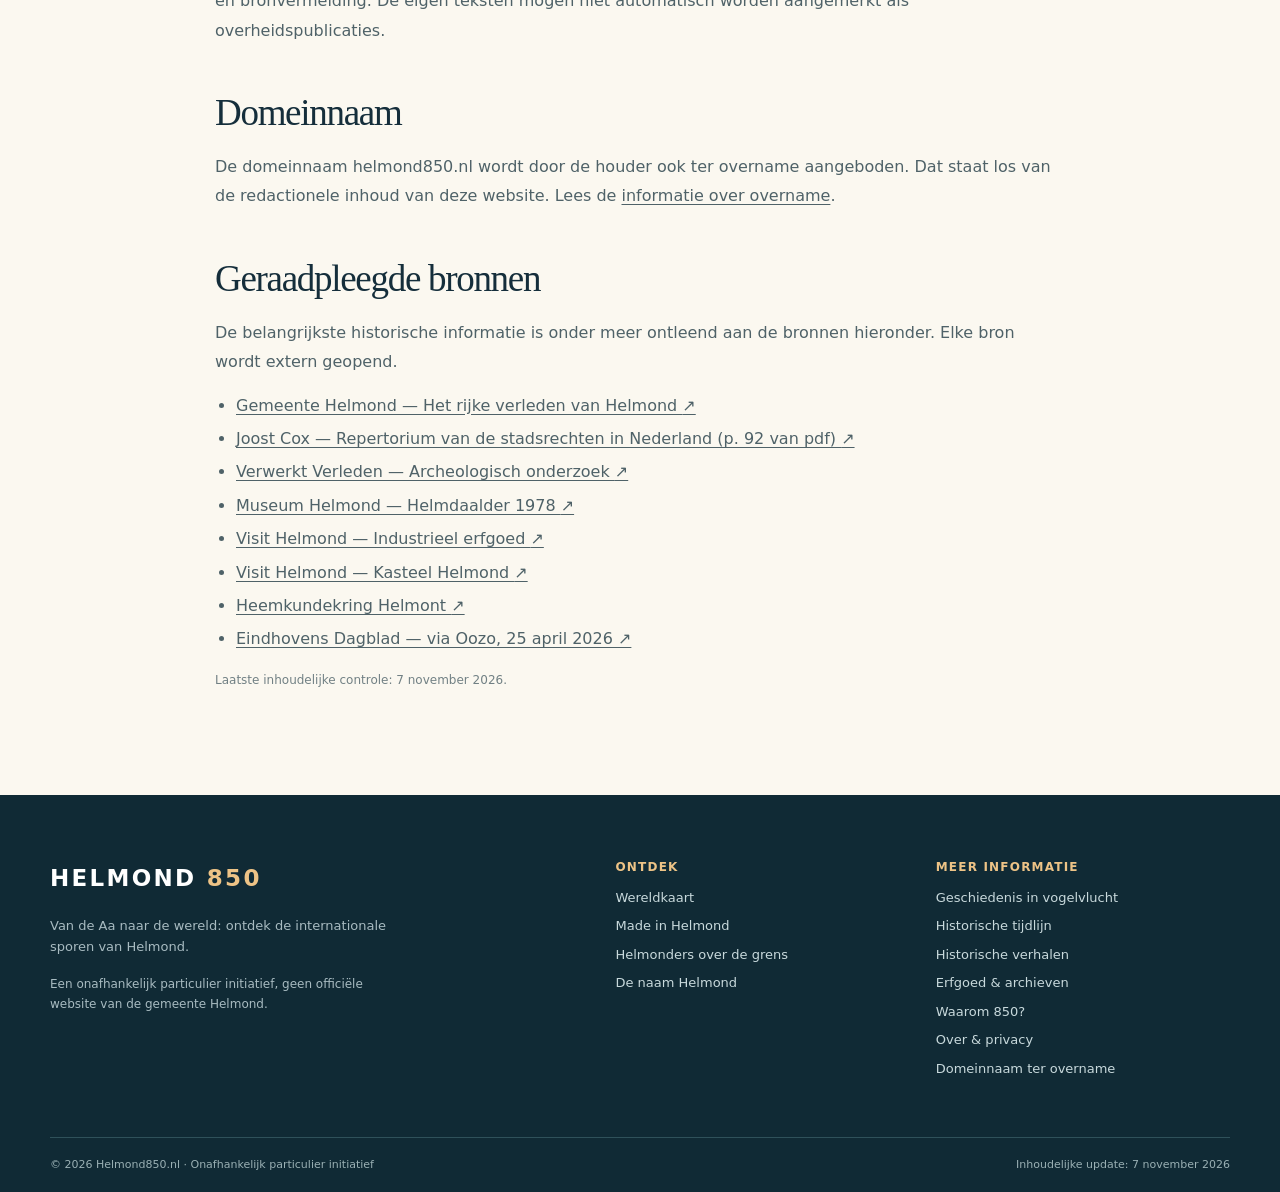
<file: over.html>
<!doctype html>
<html lang="nl">
<head>
<meta charset="utf-8"><meta name="viewport" content="width=device-width, initial-scale=1">
<title>Over Helmond850.nl: initiatief en privacy | Helmond 850</title>
<meta name="description" content="Lees over het onafhankelijke particuliere initiatief Helmond850.nl, het gebruik van historische bronnen en de privacyinformatie.">
<meta name="theme-color" content="#122e3d">
<meta property="og:type" content="website"><meta property="og:locale" content="nl_NL">
<meta property="og:site_name" content="Helmond 850"><meta property="og:title" content="Over Helmond850.nl: initiatief en privacy | Helmond 850">
<meta property="og:description" content="Lees over het onafhankelijke particuliere initiatief Helmond850.nl, het gebruik van historische bronnen en de privacyinformatie.">
<link rel="canonical" href="https://helmond850.nl/over.html">
<link rel="icon" href="assets/favicon.svg" type="image/svg+xml">
<link rel="stylesheet" href="assets/style.css"><script defer src="assets/app.js"></script>

<meta name="robots" content="index, follow, max-image-preview:large">
<meta property="og:url" content="https://helmond850.nl/over.html">
<meta name="twitter:card" content="summary">
<meta name="twitter:title" content="Over Helmond850.nl: initiatief en privacy | Helmond 850">
<meta name="twitter:description" content="Lees over het onafhankelijke particuliere initiatief Helmond850.nl, het gebruik van historische bronnen en de privacyinformatie.">
<script type="application/ld+json">{"@context":"https://schema.org","@graph":[{"@type":"WebPage","@id":"https://helmond850.nl/over.html#webpage","url":"https://helmond850.nl/over.html","name":"Over Helmond850.nl: initiatief en privacy | Helmond 850","description":"Lees over het onafhankelijke particuliere initiatief Helmond850.nl, het gebruik van historische bronnen en de privacyinformatie.","inLanguage":"nl-NL","isPartOf":{"@id":"https://helmond850.nl/#website"},"about":{"@type":"Place","name":"Helmond","address":{"@type":"PostalAddress","addressLocality":"Helmond","addressRegion":"Noord-Brabant","addressCountry":"NL"}}}]}</script>
</head>
<body>
<a class="skip" href="#inhoud">Direct naar inhoud</a>
<header class="site-header"><div class="container header-inner"><a class="brand" href="index.html" aria-label="Helmond 850 startpagina"><span class="brand-mark">H<span class="brand-accent">.</span></span><span class="brand-copy">HELMOND <strong>850</strong><small>VAN DE AA NAAR DE WERELD</small></span></a><button class="menu-toggle" type="button" aria-expanded="false" aria-controls="primary-nav" aria-label="Open navigatie"><span></span><span></span><span></span></button><nav class="primary-nav" id="primary-nav" aria-label="Hoofdnavigatie"><a href="index.html">Start</a><a href="wereld.html">Wereldkaart</a><a href="gemaakt-in-helmond.html">Made in Helmond</a><a href="helmonders.html">Helmonders</a><a href="geschiedenis.html">Geschiedenis</a><a href="over.html" aria-current="page" class="active">Over</a></nav></div></header>
<main id="inhoud"><section class="page-hero"><div class="container narrow"><span class="eyebrow">Redactie en transparantie</span><h1>Over Helmond850.nl.</h1><p class="lead">Een onafhankelijk particulier initiatief dat de wereldwijde verbindingen van Helmond onderzoekt, met de stadsgeschiedenis als vertrekpunt.</p></div></section>
<section class="section"><div class="container narrow prose"><h2>Onafhankelijk en niet-officieel</h2><p>Helmond850.nl is een particulier informatieplatform over de internationale verbindingen en geschiedenis van Helmond. Deze website is niet verbonden aan de gemeente Helmond, Museum Helmond of een officiële organisator van jubileumactiviteiten. Namen van organisaties worden uitsluitend gebruikt om historische informatie of bronnen aan te duiden.</p>
<h2>Onze redactionele werkwijze</h2><p>De teksten zijn voor deze site geschreven op basis van publiek toegankelijke bronnen. Bij historische feiten vind je links naar die bronnen. Wanneer een jaartal, locatie of relatie niet vaststaat, beschrijven we het als schatting, traditie of onbevestigd. De wereldkaart is een illustratie met indicatieve plaats- en regiopunten. Correcties en aanvullingen worden bij toekomstige actualisaties beoordeeld.</p>
<h2>Wereldverhalen en privacy</h2><p>De website heeft geen formulier voor verhalen of foto's. Nieuwe verhalen over levende personen worden alleen gepubliceerd met passende toestemming of op basis van een andere geldige grondslag. Een naam in een archief bewijst niet automatisch een relatie met de stad Helmond.</p><h2>Privacy en cookies</h2><p>De website plaatst geen analytische of marketingcookies, gebruikt geen externe lettertypen, bevat geen registratieformulier en vraagt bezoekers niet om persoonsgegevens. De aanbieder van webhosting kan voor technische beveiliging en werking wel serverloggegevens verwerken. Externe websites waarnaar wordt gelinkt hanteren eigen privacyregels.</p>
<h2>Afbeeldingen en hergebruik</h2><p>De decoratieve illustraties, waaronder de nieuwe wereldkaart, zijn voor deze website getekend. Historische foto’s uit externe archieven worden pas overgenomen na controle van auteursrecht, licentie en bronvermelding. De eigen teksten mogen niet automatisch worden aangemerkt als overheidspublicaties.</p>
<h2>Domeinnaam</h2><p>De domeinnaam helmond850.nl wordt door de houder ook ter overname aangeboden. Dat staat los van de redactionele inhoud van deze website. Lees de <a href="overname.html">informatie over overname</a>.</p>
<h2>Geraadpleegde bronnen</h2><p>De belangrijkste historische informatie is onder meer ontleend aan de bronnen hieronder. Elke bron wordt extern geopend.</p><ul class="source-list"><li><a class="source-link" href="https://www.helmond.nl/1/stad/alle-onderwerpen/erfgoed-in-helmond/het-rijke-verleden-van-helmond" target="_blank" rel="noopener noreferrer">Gemeente Helmond — Het rijke verleden van Helmond <span aria-hidden="true">↗</span></a></li><li><a class="source-link" href="https://www.universiteitleiden.nl/binaries/content/assets/geesteswetenschappen/institute-for-history/repertorium-stadsrechten.pdf" target="_blank" rel="noopener noreferrer">Joost Cox — Repertorium van de stadsrechten in Nederland (p. 92 van pdf) <span aria-hidden="true">↗</span></a></li><li><a class="source-link" href="https://www.sidestone.com/openaccess/9789088903298.pdf" target="_blank" rel="noopener noreferrer">Verwerkt Verleden — Archeologisch onderzoek <span aria-hidden="true">↗</span></a></li><li><a class="source-link" href="https://museumhelmond.nl/collectie/object/2012-045%20a%2Bb" target="_blank" rel="noopener noreferrer">Museum Helmond — Helmdaalder 1978 <span aria-hidden="true">↗</span></a></li><li><a class="source-link" href="https://www.visithelmond.nl/nl/routes/2360091881/industrieel-erfgoed-wandeling" target="_blank" rel="noopener noreferrer">Visit Helmond — Industrieel erfgoed <span aria-hidden="true">↗</span></a></li><li><a class="source-link" href="https://www.visithelmond.nl/nl/locaties-overzicht/3619053387/kasteel-helmond" target="_blank" rel="noopener noreferrer">Visit Helmond — Kasteel Helmond <span aria-hidden="true">↗</span></a></li><li><a class="source-link" href="https://heemkundekringhelmont.nl/lid-worden/" target="_blank" rel="noopener noreferrer">Heemkundekring Helmont <span aria-hidden="true">↗</span></a></li><li><a class="source-link" href="https://www.oozo.nl/nieuws/helmond/7143477/helmond-850-in-2028-wordt-het-weer-feest-in-de-stad" target="_blank" rel="noopener noreferrer">Eindhovens Dagblad — via Oozo, 25 april 2026 <span aria-hidden="true">↗</span></a></li></ul><p class="small-muted">Laatste inhoudelijke controle: 7 november 2026.</p></div></section></main>
<footer class="site-footer"><div class="container footer-grid"><div><a class="footer-brand" href="index.html">HELMOND <span>850</span></a><p>Van de Aa naar de wereld: ontdek de internationale sporen van Helmond.</p><p class="small-muted">Een onafhankelijk particulier initiatief, geen officiële website van de gemeente Helmond.</p></div><div><h3>Ontdek</h3><a href="wereld.html">Wereldkaart</a><a href="gemaakt-in-helmond.html">Made in Helmond</a><a href="helmonders.html">Helmonders over de grens</a><a href="naam-helmond.html">De naam Helmond</a></div><div><h3>Meer informatie</h3><a href="geschiedenis.html">Geschiedenis in vogelvlucht</a><a href="tijdlijn.html">Historische tijdlijn</a><a href="verhalen.html">Historische verhalen</a><a href="erfgoed.html">Erfgoed &amp; archieven</a><a href="jubileum.html">Waarom 850?</a><a href="over.html">Over &amp; privacy</a><a href="overname.html">Domeinnaam ter overname</a></div></div><div class="container footer-bottom"><span>© 2026 Helmond850.nl · Onafhankelijk particulier initiatief</span><span>Inhoudelijke update: 7 november 2026</span></div></footer>
</body></html>
</file>
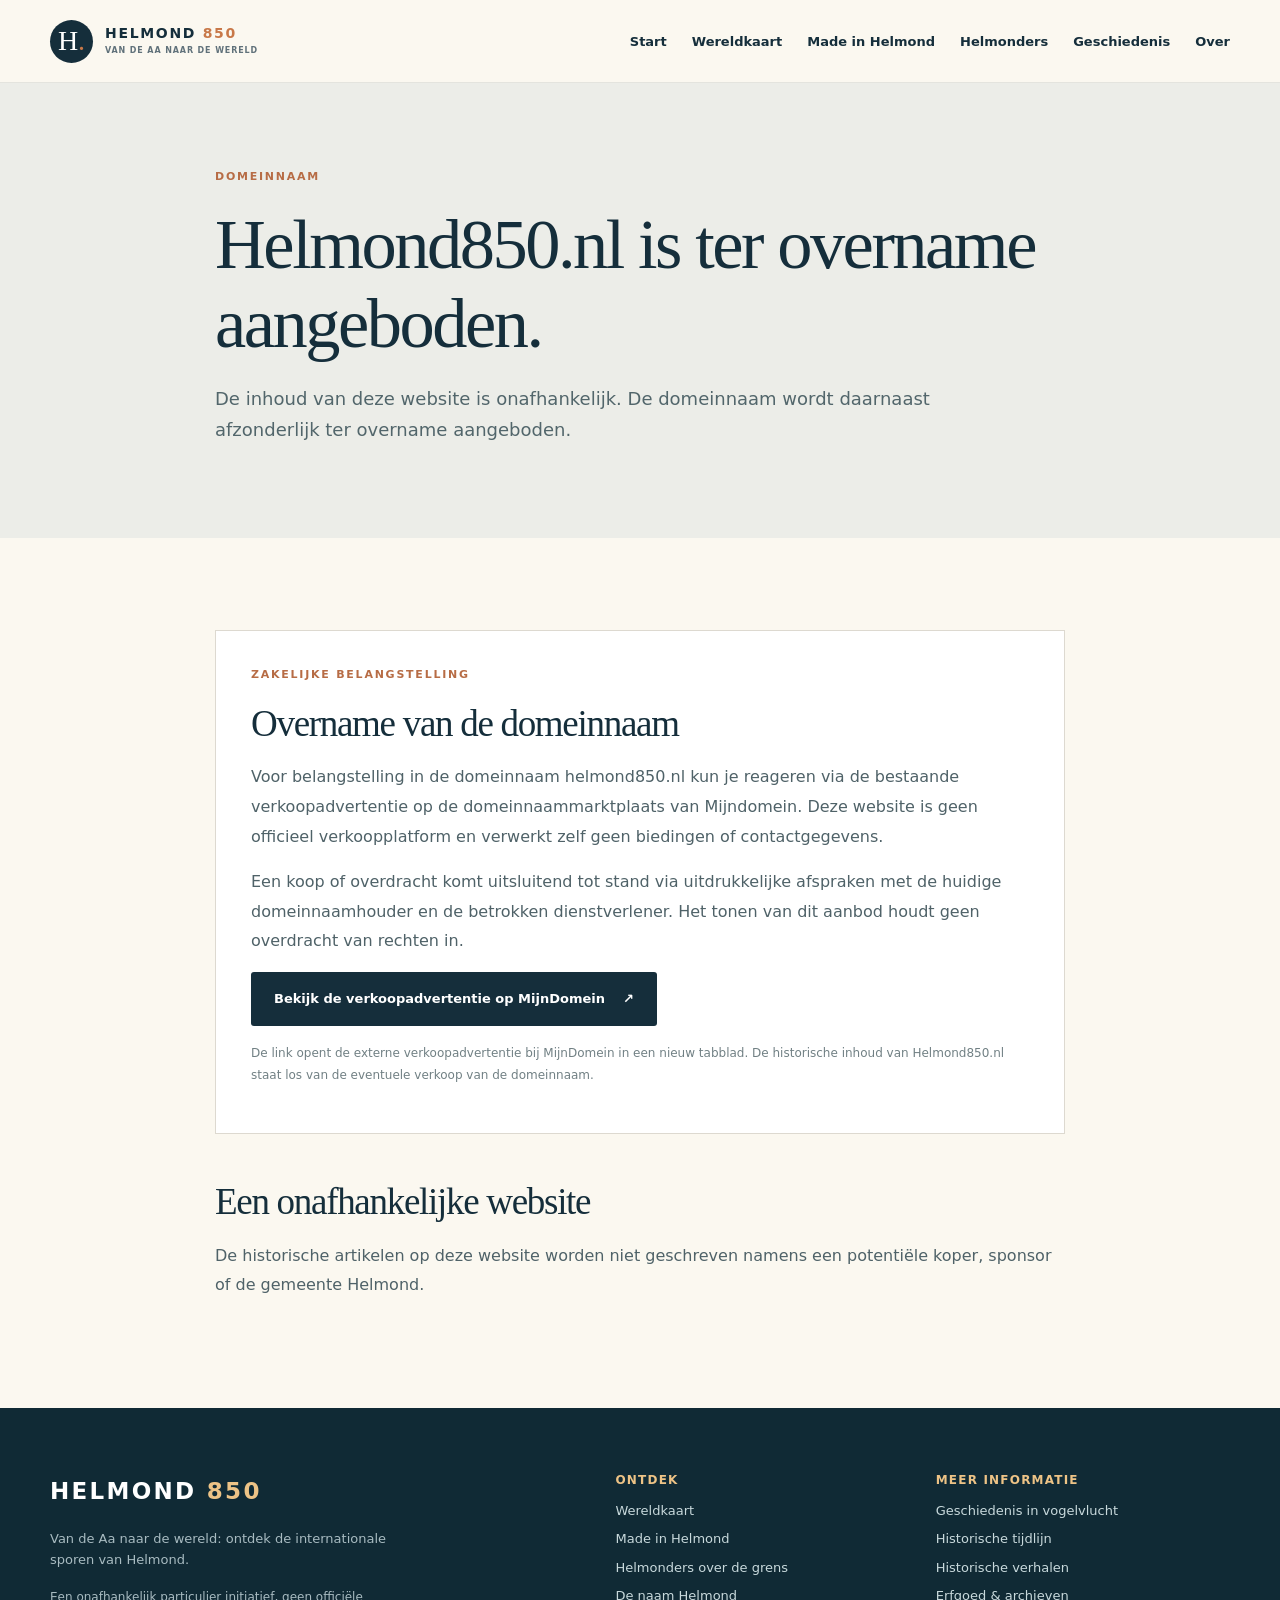
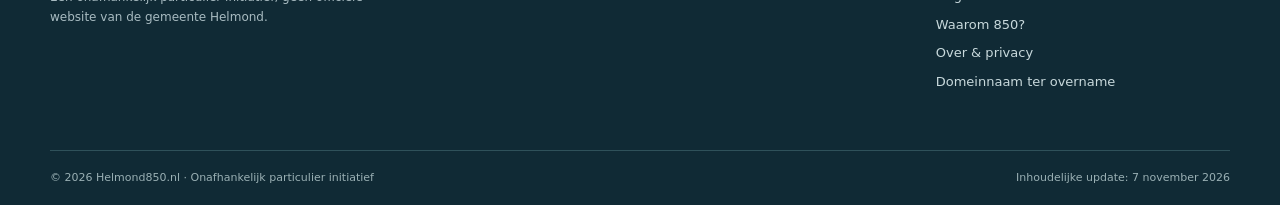
<file: overname.html>
<!doctype html>
<html lang="nl">
<head>
<meta charset="utf-8"><meta name="viewport" content="width=device-width, initial-scale=1">
<title>Domeinnaam Helmond850.nl ter overname | Helmond 850</title>
<meta name="description" content="Informatie over de eventuele overname van de domeinnaam helmond850.nl en de verwijzing naar de overnamepagina bij de aanbieder.">
<meta name="theme-color" content="#122e3d">
<meta property="og:type" content="website"><meta property="og:locale" content="nl_NL">
<meta property="og:site_name" content="Helmond 850"><meta property="og:title" content="Domeinnaam Helmond850.nl ter overname | Helmond 850">
<meta property="og:description" content="Informatie over de eventuele overname van de domeinnaam helmond850.nl en de verwijzing naar de overnamepagina bij de aanbieder.">
<link rel="canonical" href="https://helmond850.nl/overname.html">
<link rel="icon" href="assets/favicon.svg" type="image/svg+xml">
<link rel="stylesheet" href="assets/style.css"><script defer src="assets/app.js"></script>

<meta name="robots" content="index, follow, max-image-preview:large">
<meta property="og:url" content="https://helmond850.nl/overname.html">
<meta name="twitter:card" content="summary">
<meta name="twitter:title" content="Domeinnaam Helmond850.nl ter overname | Helmond 850">
<meta name="twitter:description" content="Informatie over de eventuele overname van de domeinnaam helmond850.nl en de verwijzing naar de overnamepagina bij de aanbieder.">
<script type="application/ld+json">{"@context":"https://schema.org","@graph":[{"@type":"WebPage","@id":"https://helmond850.nl/overname.html#webpage","url":"https://helmond850.nl/overname.html","name":"Domeinnaam Helmond850.nl ter overname | Helmond 850","description":"Informatie over de eventuele overname van de domeinnaam helmond850.nl en de verwijzing naar de overnamepagina bij de aanbieder.","inLanguage":"nl-NL","isPartOf":{"@id":"https://helmond850.nl/#website"},"about":{"@type":"Place","name":"Helmond","address":{"@type":"PostalAddress","addressLocality":"Helmond","addressRegion":"Noord-Brabant","addressCountry":"NL"}}}]}</script>
</head>
<body>
<a class="skip" href="#inhoud">Direct naar inhoud</a>
<header class="site-header"><div class="container header-inner"><a class="brand" href="index.html" aria-label="Helmond 850 startpagina"><span class="brand-mark">H<span class="brand-accent">.</span></span><span class="brand-copy">HELMOND <strong>850</strong><small>VAN DE AA NAAR DE WERELD</small></span></a><button class="menu-toggle" type="button" aria-expanded="false" aria-controls="primary-nav" aria-label="Open navigatie"><span></span><span></span><span></span></button><nav class="primary-nav" id="primary-nav" aria-label="Hoofdnavigatie"><a href="index.html">Start</a><a href="wereld.html">Wereldkaart</a><a href="gemaakt-in-helmond.html">Made in Helmond</a><a href="helmonders.html">Helmonders</a><a href="geschiedenis.html">Geschiedenis</a><a href="over.html">Over</a></nav></div></header>
<main id="inhoud"><section class="page-hero"><div class="container narrow"><span class="eyebrow">Domeinnaam</span><h1>Helmond850.nl is ter overname aangeboden.</h1><p class="lead">De inhoud van deze website is onafhankelijk. De domeinnaam wordt daarnaast afzonderlijk ter overname aangeboden.</p></div></section>
<section class="section"><div class="container narrow prose"><div class="sale-panel"><span class="eyebrow">Zakelijke belangstelling</span><h2>Overname van de domeinnaam</h2><p>Voor belangstelling in de domeinnaam helmond850.nl kun je reageren via de bestaande verkoopadvertentie op de domeinnaammarktplaats van Mijndomein. Deze website is geen officieel verkoopplatform en verwerkt zelf geen biedingen of contactgegevens.</p><p>Een koop of overdracht komt uitsluitend tot stand via uitdrukkelijke afspraken met de huidige domeinnaamhouder en de betrokken dienstverlener. Het tonen van dit aanbod houdt geen overdracht van rechten in.</p><p><a class="btn btn-dark" href="https://www.mijndomein.nl/shop/for-sale/helmond850.nl" target="_blank" rel="noopener noreferrer">Bekijk de verkoopadvertentie op MijnDomein <span aria-hidden="true">↗</span></a></p><p class="small-muted">De link opent de externe verkoopadvertentie bij MijnDomein in een nieuw tabblad. De historische inhoud van Helmond850.nl staat los van de eventuele verkoop van de domeinnaam.</p></div><h2>Een onafhankelijke website</h2><p>De historische artikelen op deze website worden niet geschreven namens een potentiële koper, sponsor of de gemeente Helmond.</p></div></section></main>
<footer class="site-footer"><div class="container footer-grid"><div><a class="footer-brand" href="index.html">HELMOND <span>850</span></a><p>Van de Aa naar de wereld: ontdek de internationale sporen van Helmond.</p><p class="small-muted">Een onafhankelijk particulier initiatief, geen officiële website van de gemeente Helmond.</p></div><div><h3>Ontdek</h3><a href="wereld.html">Wereldkaart</a><a href="gemaakt-in-helmond.html">Made in Helmond</a><a href="helmonders.html">Helmonders over de grens</a><a href="naam-helmond.html">De naam Helmond</a></div><div><h3>Meer informatie</h3><a href="geschiedenis.html">Geschiedenis in vogelvlucht</a><a href="tijdlijn.html">Historische tijdlijn</a><a href="verhalen.html">Historische verhalen</a><a href="erfgoed.html">Erfgoed &amp; archieven</a><a href="jubileum.html">Waarom 850?</a><a href="over.html">Over &amp; privacy</a><a href="overname.html">Domeinnaam ter overname</a></div></div><div class="container footer-bottom"><span>© 2026 Helmond850.nl · Onafhankelijk particulier initiatief</span><span>Inhoudelijke update: 7 november 2026</span></div></footer>
</body></html>
</file>
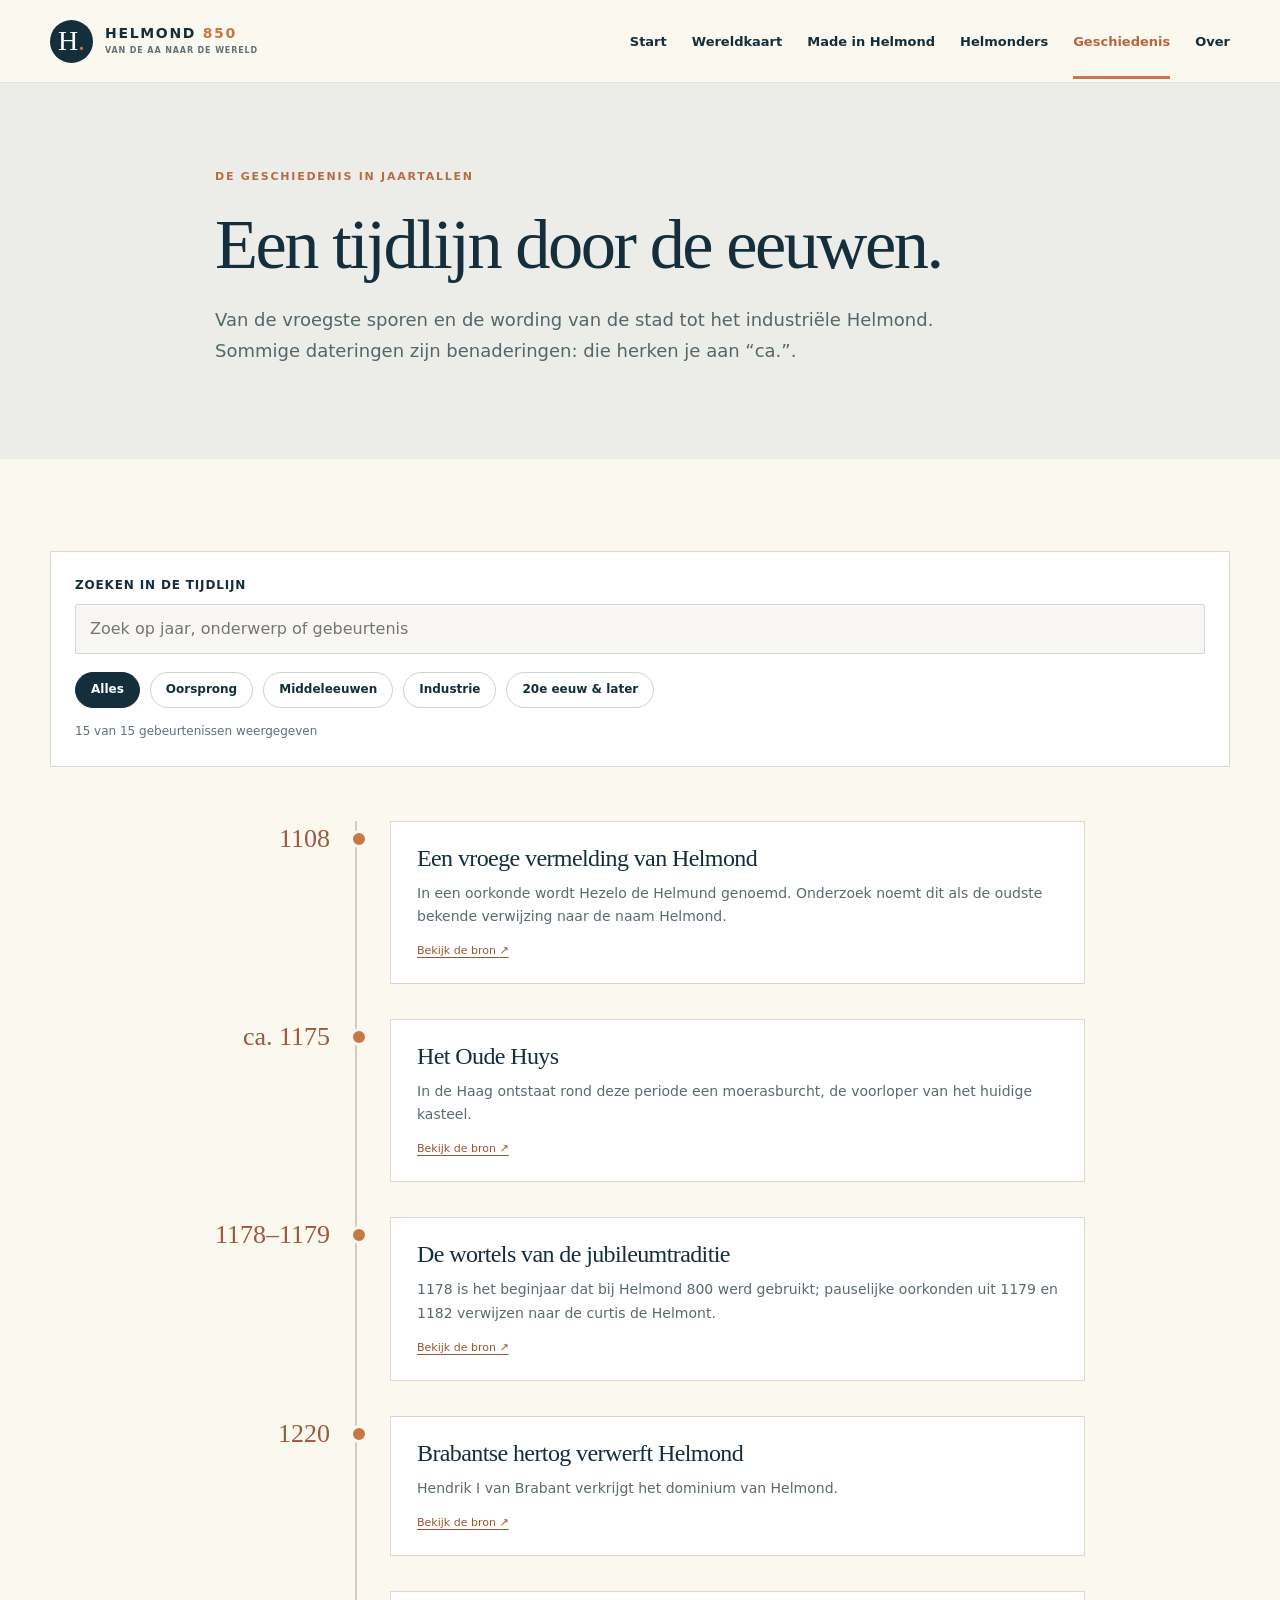
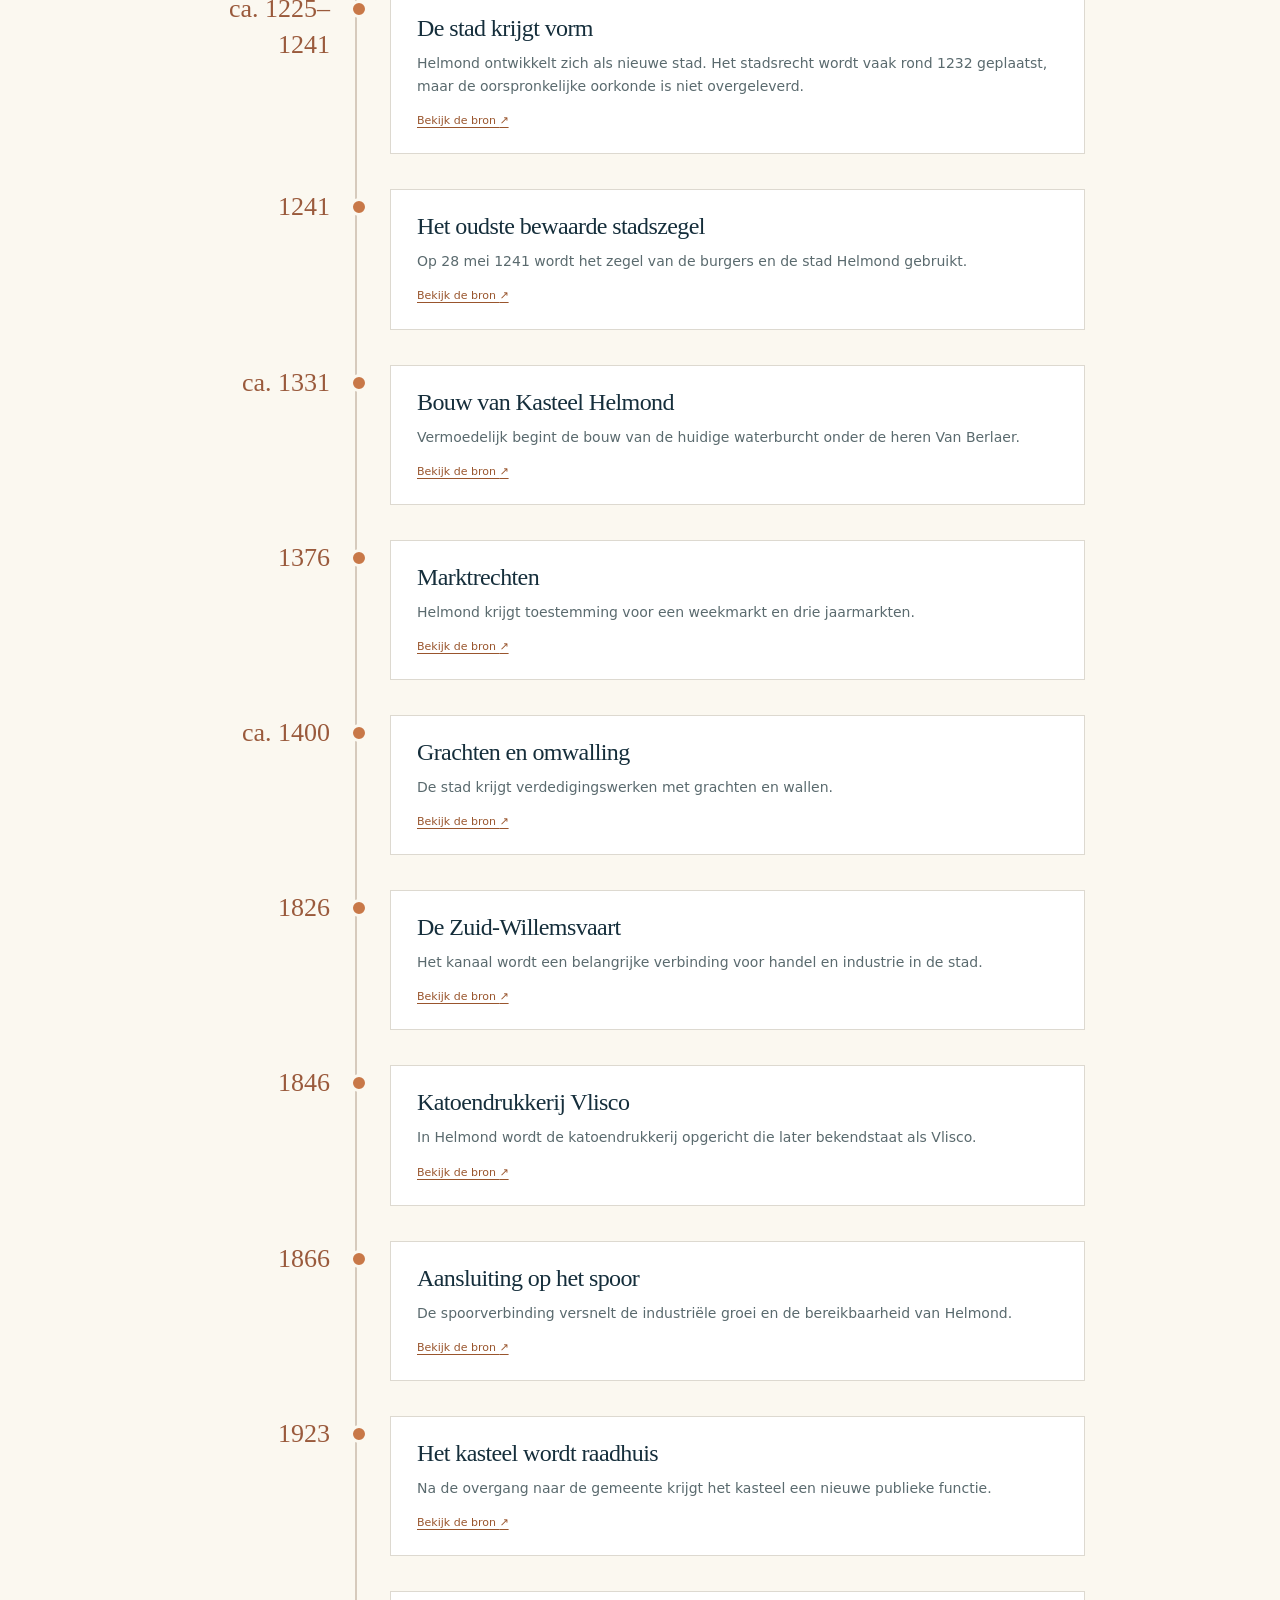
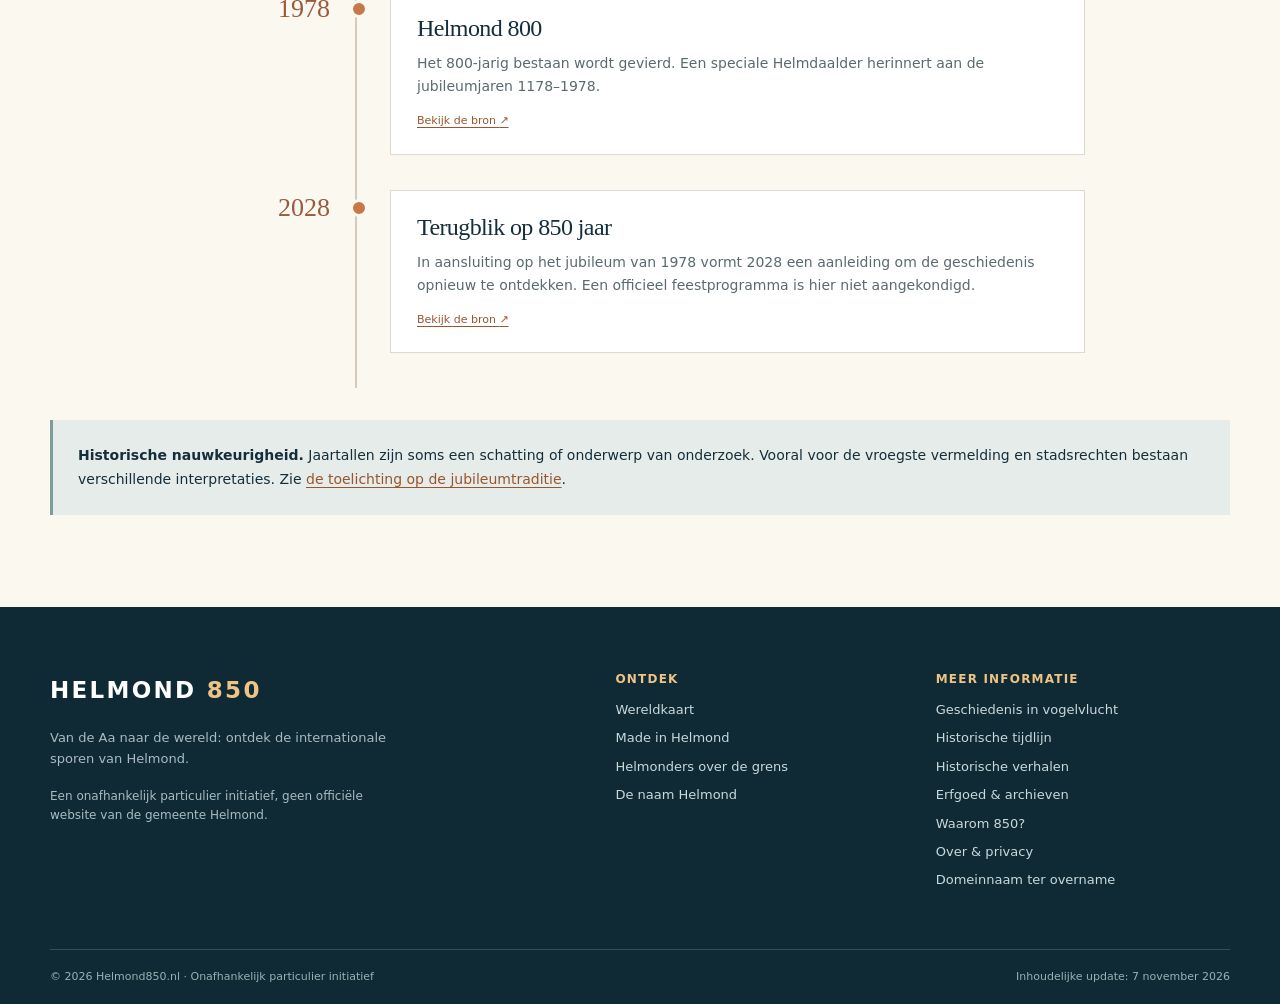
<file: tijdlijn.html>
<!doctype html>
<html lang="nl">
<head>
<meta charset="utf-8"><meta name="viewport" content="width=device-width, initial-scale=1">
<title>Tijdlijn geschiedenis Helmond | Helmond 850</title>
<meta name="description" content="Verken de historische tijdlijn van Helmond met belangrijke gebeurtenissen door de eeuwen heen en links naar de gebruikte bronnen.">
<meta name="theme-color" content="#122e3d">
<meta property="og:type" content="website"><meta property="og:locale" content="nl_NL">
<meta property="og:site_name" content="Helmond 850"><meta property="og:title" content="Tijdlijn geschiedenis Helmond | Helmond 850">
<meta property="og:description" content="Verken de historische tijdlijn van Helmond met belangrijke gebeurtenissen door de eeuwen heen en links naar de gebruikte bronnen.">
<link rel="canonical" href="https://helmond850.nl/tijdlijn.html">
<link rel="icon" href="assets/favicon.svg" type="image/svg+xml">
<link rel="stylesheet" href="assets/style.css"><script defer src="assets/app.js"></script>

<meta name="robots" content="index, follow, max-image-preview:large">
<meta property="og:url" content="https://helmond850.nl/tijdlijn.html">
<meta name="twitter:card" content="summary">
<meta name="twitter:title" content="Tijdlijn geschiedenis Helmond | Helmond 850">
<meta name="twitter:description" content="Verken de historische tijdlijn van Helmond met belangrijke gebeurtenissen door de eeuwen heen en links naar de gebruikte bronnen.">
<script type="application/ld+json">{"@context":"https://schema.org","@graph":[{"@type":"WebPage","@id":"https://helmond850.nl/tijdlijn.html#webpage","url":"https://helmond850.nl/tijdlijn.html","name":"Tijdlijn geschiedenis Helmond | Helmond 850","description":"Verken de historische tijdlijn van Helmond met belangrijke gebeurtenissen door de eeuwen heen en links naar de gebruikte bronnen.","inLanguage":"nl-NL","isPartOf":{"@id":"https://helmond850.nl/#website"},"about":{"@type":"Place","name":"Helmond","address":{"@type":"PostalAddress","addressLocality":"Helmond","addressRegion":"Noord-Brabant","addressCountry":"NL"}}}]}</script>
</head>
<body>
<a class="skip" href="#inhoud">Direct naar inhoud</a>
<header class="site-header"><div class="container header-inner"><a class="brand" href="index.html" aria-label="Helmond 850 startpagina"><span class="brand-mark">H<span class="brand-accent">.</span></span><span class="brand-copy">HELMOND <strong>850</strong><small>VAN DE AA NAAR DE WERELD</small></span></a><button class="menu-toggle" type="button" aria-expanded="false" aria-controls="primary-nav" aria-label="Open navigatie"><span></span><span></span><span></span></button><nav class="primary-nav" id="primary-nav" aria-label="Hoofdnavigatie"><a href="index.html">Start</a><a href="wereld.html">Wereldkaart</a><a href="gemaakt-in-helmond.html">Made in Helmond</a><a href="helmonders.html">Helmonders</a><a href="geschiedenis.html" aria-current="page" class="active">Geschiedenis</a><a href="over.html">Over</a></nav></div></header>
<main id="inhoud"><section class="page-hero"><div class="container narrow"><span class="eyebrow">De geschiedenis in jaartallen</span><h1>Een tijdlijn door de eeuwen.</h1><p class="lead">Van de vroegste sporen en de wording van de stad tot het industriële Helmond. Sommige dateringen zijn benaderingen: die herken je aan “ca.”.</p></div></section>
<section class="section"><div class="container"><div class="filter-bar" aria-label="Tijdlijnfilter"><label for="timeline-search">Zoeken in de tijdlijn</label><input id="timeline-search" type="search" placeholder="Zoek op jaar, onderwerp of gebeurtenis" autocomplete="off"><div class="filter-buttons" role="group" aria-label="Filter op periode"><button type="button" class="filter active" data-filter="alles" aria-pressed="true">Alles</button><button type="button" class="filter" data-filter="vroeg" aria-pressed="false">Oorsprong</button><button type="button" class="filter" data-filter="middeleeuwen" aria-pressed="false">Middeleeuwen</button><button type="button" class="filter" data-filter="industrie" aria-pressed="false">Industrie</button><button type="button" class="filter" data-filter="modern" aria-pressed="false">20e eeuw & later</button></div><p id="result-count" class="result-count" aria-live="polite"></p></div><div class="timeline" id="timeline-list"><article class="timeline-item" data-cat="vroeg" data-search="1108 een vroege vermelding van helmond in een oorkonde wordt hezelo de helmund genoemd. onderzoek noemt dit als de oudste bekende verwijzing naar de naam helmond."><div class="timeline-year">1108</div><div class="timeline-content"><h2>Een vroege vermelding van Helmond</h2><p>In een oorkonde wordt Hezelo de Helmund genoemd. Onderzoek noemt dit als de oudste bekende verwijzing naar de naam Helmond.</p><div class="mini-source"><a class="source-link" href="https://www.universiteitleiden.nl/binaries/content/assets/geesteswetenschappen/institute-for-history/repertorium-stadsrechten.pdf" target="_blank" rel="noopener noreferrer">Bekijk de bron <span aria-hidden="true">↗</span></a></div></div></article><article class="timeline-item" data-cat="vroeg" data-search="ca. 1175 het oude huys in de haag ontstaat rond deze periode een moerasburcht, de voorloper van het huidige kasteel."><div class="timeline-year">ca. 1175</div><div class="timeline-content"><h2>Het Oude Huys</h2><p>In de Haag ontstaat rond deze periode een moerasburcht, de voorloper van het huidige kasteel.</p><div class="mini-source"><a class="source-link" href="https://www.helmond.nl/1/stad/alle-onderwerpen/erfgoed-in-helmond/het-rijke-verleden-van-helmond" target="_blank" rel="noopener noreferrer">Bekijk de bron <span aria-hidden="true">↗</span></a></div></div></article><article class="timeline-item" data-cat="vroeg" data-search="1178–1179 de wortels van de jubileumtraditie 1178 is het beginjaar dat bij helmond 800 werd gebruikt; pauselijke oorkonden uit 1179 en 1182 verwijzen naar de curtis de helmont."><div class="timeline-year">1178–1179</div><div class="timeline-content"><h2>De wortels van de jubileumtraditie</h2><p>1178 is het beginjaar dat bij Helmond 800 werd gebruikt; pauselijke oorkonden uit 1179 en 1182 verwijzen naar de curtis de Helmont.</p><div class="mini-source"><a class="source-link" href="https://www.sidestone.com/openaccess/9789088903298.pdf" target="_blank" rel="noopener noreferrer">Bekijk de bron <span aria-hidden="true">↗</span></a></div></div></article><article class="timeline-item" data-cat="middeleeuwen" data-search="1220 brabantse hertog verwerft helmond hendrik i van brabant verkrijgt het dominium van helmond."><div class="timeline-year">1220</div><div class="timeline-content"><h2>Brabantse hertog verwerft Helmond</h2><p>Hendrik I van Brabant verkrijgt het dominium van Helmond.</p><div class="mini-source"><a class="source-link" href="https://www.helmond.nl/1/stad/alle-onderwerpen/erfgoed-in-helmond/het-rijke-verleden-van-helmond" target="_blank" rel="noopener noreferrer">Bekijk de bron <span aria-hidden="true">↗</span></a></div></div></article><article class="timeline-item" data-cat="middeleeuwen" data-search="ca. 1225–1241 de stad krijgt vorm helmond ontwikkelt zich als nieuwe stad. het stadsrecht wordt vaak rond 1232 geplaatst, maar de oorspronkelijke oorkonde is niet overgeleverd."><div class="timeline-year">ca. 1225–1241</div><div class="timeline-content"><h2>De stad krijgt vorm</h2><p>Helmond ontwikkelt zich als nieuwe stad. Het stadsrecht wordt vaak rond 1232 geplaatst, maar de oorspronkelijke oorkonde is niet overgeleverd.</p><div class="mini-source"><a class="source-link" href="https://www.universiteitleiden.nl/binaries/content/assets/geesteswetenschappen/institute-for-history/repertorium-stadsrechten.pdf" target="_blank" rel="noopener noreferrer">Bekijk de bron <span aria-hidden="true">↗</span></a></div></div></article><article class="timeline-item" data-cat="middeleeuwen" data-search="1241 het oudste bewaarde stadszegel op 28 mei 1241 wordt het zegel van de burgers en de stad helmond gebruikt."><div class="timeline-year">1241</div><div class="timeline-content"><h2>Het oudste bewaarde stadszegel</h2><p>Op 28 mei 1241 wordt het zegel van de burgers en de stad Helmond gebruikt.</p><div class="mini-source"><a class="source-link" href="https://www.universiteitleiden.nl/binaries/content/assets/geesteswetenschappen/institute-for-history/repertorium-stadsrechten.pdf" target="_blank" rel="noopener noreferrer">Bekijk de bron <span aria-hidden="true">↗</span></a></div></div></article><article class="timeline-item" data-cat="middeleeuwen" data-search="ca. 1331 bouw van kasteel helmond vermoedelijk begint de bouw van de huidige waterburcht onder de heren van berlaer."><div class="timeline-year">ca. 1331</div><div class="timeline-content"><h2>Bouw van Kasteel Helmond</h2><p>Vermoedelijk begint de bouw van de huidige waterburcht onder de heren Van Berlaer.</p><div class="mini-source"><a class="source-link" href="https://www.helmond.nl/1/stad/alle-onderwerpen/erfgoed-in-helmond/het-rijke-verleden-van-helmond" target="_blank" rel="noopener noreferrer">Bekijk de bron <span aria-hidden="true">↗</span></a></div></div></article><article class="timeline-item" data-cat="middeleeuwen" data-search="1376 marktrechten helmond krijgt toestemming voor een weekmarkt en drie jaarmarkten."><div class="timeline-year">1376</div><div class="timeline-content"><h2>Marktrechten</h2><p>Helmond krijgt toestemming voor een weekmarkt en drie jaarmarkten.</p><div class="mini-source"><a class="source-link" href="https://www.universiteitleiden.nl/binaries/content/assets/geesteswetenschappen/institute-for-history/repertorium-stadsrechten.pdf" target="_blank" rel="noopener noreferrer">Bekijk de bron <span aria-hidden="true">↗</span></a></div></div></article><article class="timeline-item" data-cat="middeleeuwen" data-search="ca. 1400 grachten en omwalling de stad krijgt verdedigingswerken met grachten en wallen."><div class="timeline-year">ca. 1400</div><div class="timeline-content"><h2>Grachten en omwalling</h2><p>De stad krijgt verdedigingswerken met grachten en wallen.</p><div class="mini-source"><a class="source-link" href="https://www.helmond.nl/1/stad/alle-onderwerpen/erfgoed-in-helmond/het-rijke-verleden-van-helmond" target="_blank" rel="noopener noreferrer">Bekijk de bron <span aria-hidden="true">↗</span></a></div></div></article><article class="timeline-item" data-cat="industrie" data-search="1826 de zuid-willemsvaart het kanaal wordt een belangrijke verbinding voor handel en industrie in de stad."><div class="timeline-year">1826</div><div class="timeline-content"><h2>De Zuid-Willemsvaart</h2><p>Het kanaal wordt een belangrijke verbinding voor handel en industrie in de stad.</p><div class="mini-source"><a class="source-link" href="https://www.visithelmond.nl/nl/routes/2360091881/industrieel-erfgoed-wandeling" target="_blank" rel="noopener noreferrer">Bekijk de bron <span aria-hidden="true">↗</span></a></div></div></article><article class="timeline-item" data-cat="industrie" data-search="1846 katoendrukkerij vlisco in helmond wordt de katoendrukkerij opgericht die later bekendstaat als vlisco."><div class="timeline-year">1846</div><div class="timeline-content"><h2>Katoendrukkerij Vlisco</h2><p>In Helmond wordt de katoendrukkerij opgericht die later bekendstaat als Vlisco.</p><div class="mini-source"><a class="source-link" href="https://www.visithelmond.nl/nl/routes/2360091881/industrieel-erfgoed-wandeling" target="_blank" rel="noopener noreferrer">Bekijk de bron <span aria-hidden="true">↗</span></a></div></div></article><article class="timeline-item" data-cat="industrie" data-search="1866 aansluiting op het spoor de spoorverbinding versnelt de industriële groei en de bereikbaarheid van helmond."><div class="timeline-year">1866</div><div class="timeline-content"><h2>Aansluiting op het spoor</h2><p>De spoorverbinding versnelt de industriële groei en de bereikbaarheid van Helmond.</p><div class="mini-source"><a class="source-link" href="https://www.visithelmond.nl/nl/routes/2360091881/industrieel-erfgoed-wandeling" target="_blank" rel="noopener noreferrer">Bekijk de bron <span aria-hidden="true">↗</span></a></div></div></article><article class="timeline-item" data-cat="modern" data-search="1923 het kasteel wordt raadhuis na de overgang naar de gemeente krijgt het kasteel een nieuwe publieke functie."><div class="timeline-year">1923</div><div class="timeline-content"><h2>Het kasteel wordt raadhuis</h2><p>Na de overgang naar de gemeente krijgt het kasteel een nieuwe publieke functie.</p><div class="mini-source"><a class="source-link" href="https://www.visithelmond.nl/nl/locaties-overzicht/3619053387/kasteel-helmond" target="_blank" rel="noopener noreferrer">Bekijk de bron <span aria-hidden="true">↗</span></a></div></div></article><article class="timeline-item" data-cat="modern" data-search="1978 helmond 800 het 800-jarig bestaan wordt gevierd. een speciale helmdaalder herinnert aan de jubileumjaren 1178–1978."><div class="timeline-year">1978</div><div class="timeline-content"><h2>Helmond 800</h2><p>Het 800-jarig bestaan wordt gevierd. Een speciale Helmdaalder herinnert aan de jubileumjaren 1178–1978.</p><div class="mini-source"><a class="source-link" href="https://museumhelmond.nl/collectie/object/2012-045%20a%2Bb" target="_blank" rel="noopener noreferrer">Bekijk de bron <span aria-hidden="true">↗</span></a></div></div></article><article class="timeline-item" data-cat="modern" data-search="2028 terugblik op 850 jaar in aansluiting op het jubileum van 1978 vormt 2028 een aanleiding om de geschiedenis opnieuw te ontdekken. een officieel feestprogramma is hier niet aangekondigd."><div class="timeline-year">2028</div><div class="timeline-content"><h2>Terugblik op 850 jaar</h2><p>In aansluiting op het jubileum van 1978 vormt 2028 een aanleiding om de geschiedenis opnieuw te ontdekken. Een officieel feestprogramma is hier niet aangekondigd.</p><div class="mini-source"><a class="source-link" href="https://www.oozo.nl/nieuws/helmond/7143477/helmond-850-in-2028-wordt-het-weer-feest-in-de-stad" target="_blank" rel="noopener noreferrer">Bekijk de bron <span aria-hidden="true">↗</span></a></div></div></article></div><p class="no-results" id="no-results" hidden>Geen gebeurtenissen gevonden. Probeer een andere zoekterm of periode.</p><div class="note-box"><strong>Historische nauwkeurigheid.</strong> Jaartallen zijn soms een schatting of onderwerp van onderzoek. Vooral voor de vroegste vermelding en stadsrechten bestaan verschillende interpretaties. Zie <a href="jubileum.html">de toelichting op de jubileumtraditie</a>.</div></div></section></main>
<footer class="site-footer"><div class="container footer-grid"><div><a class="footer-brand" href="index.html">HELMOND <span>850</span></a><p>Van de Aa naar de wereld: ontdek de internationale sporen van Helmond.</p><p class="small-muted">Een onafhankelijk particulier initiatief, geen officiële website van de gemeente Helmond.</p></div><div><h3>Ontdek</h3><a href="wereld.html">Wereldkaart</a><a href="gemaakt-in-helmond.html">Made in Helmond</a><a href="helmonders.html">Helmonders over de grens</a><a href="naam-helmond.html">De naam Helmond</a></div><div><h3>Meer informatie</h3><a href="geschiedenis.html">Geschiedenis in vogelvlucht</a><a href="tijdlijn.html">Historische tijdlijn</a><a href="verhalen.html">Historische verhalen</a><a href="erfgoed.html">Erfgoed &amp; archieven</a><a href="jubileum.html">Waarom 850?</a><a href="over.html">Over &amp; privacy</a><a href="overname.html">Domeinnaam ter overname</a></div></div><div class="container footer-bottom"><span>© 2026 Helmond850.nl · Onafhankelijk particulier initiatief</span><span>Inhoudelijke update: 7 november 2026</span></div></footer>
</body></html>
</file>
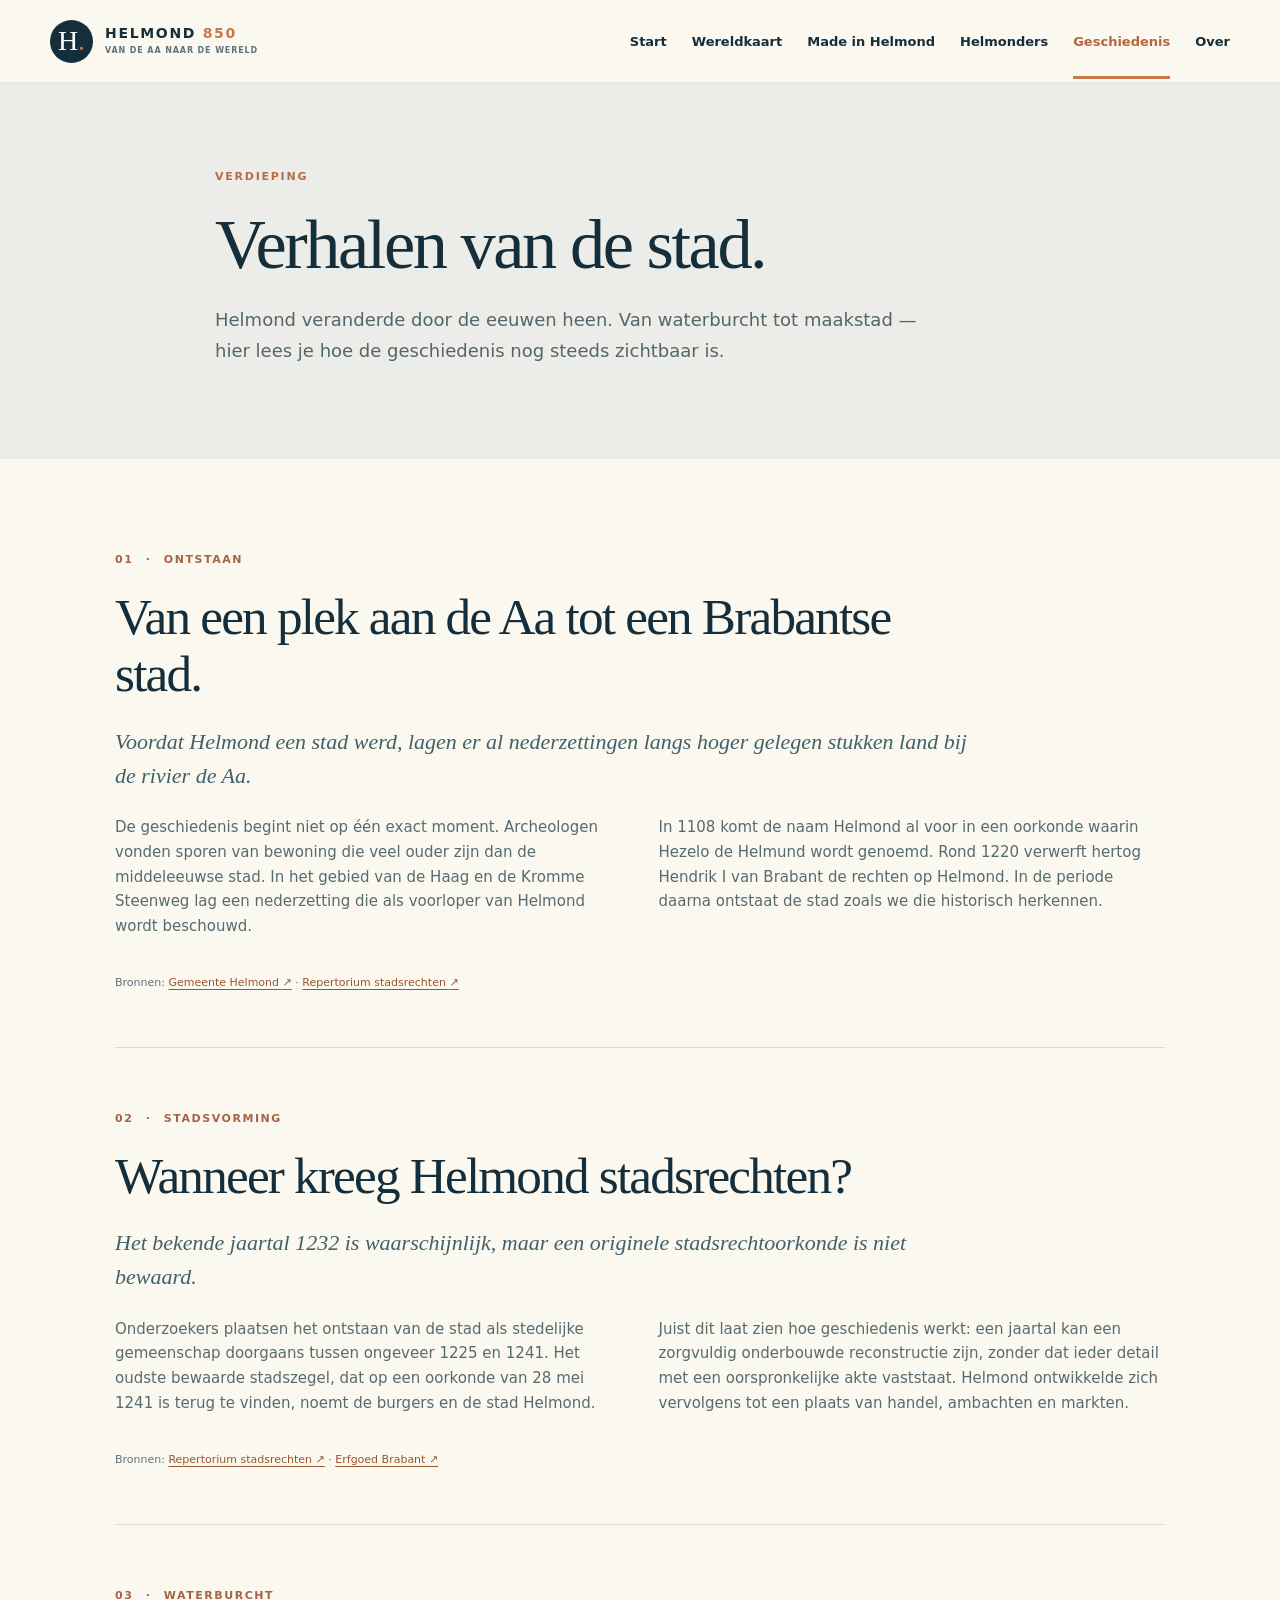
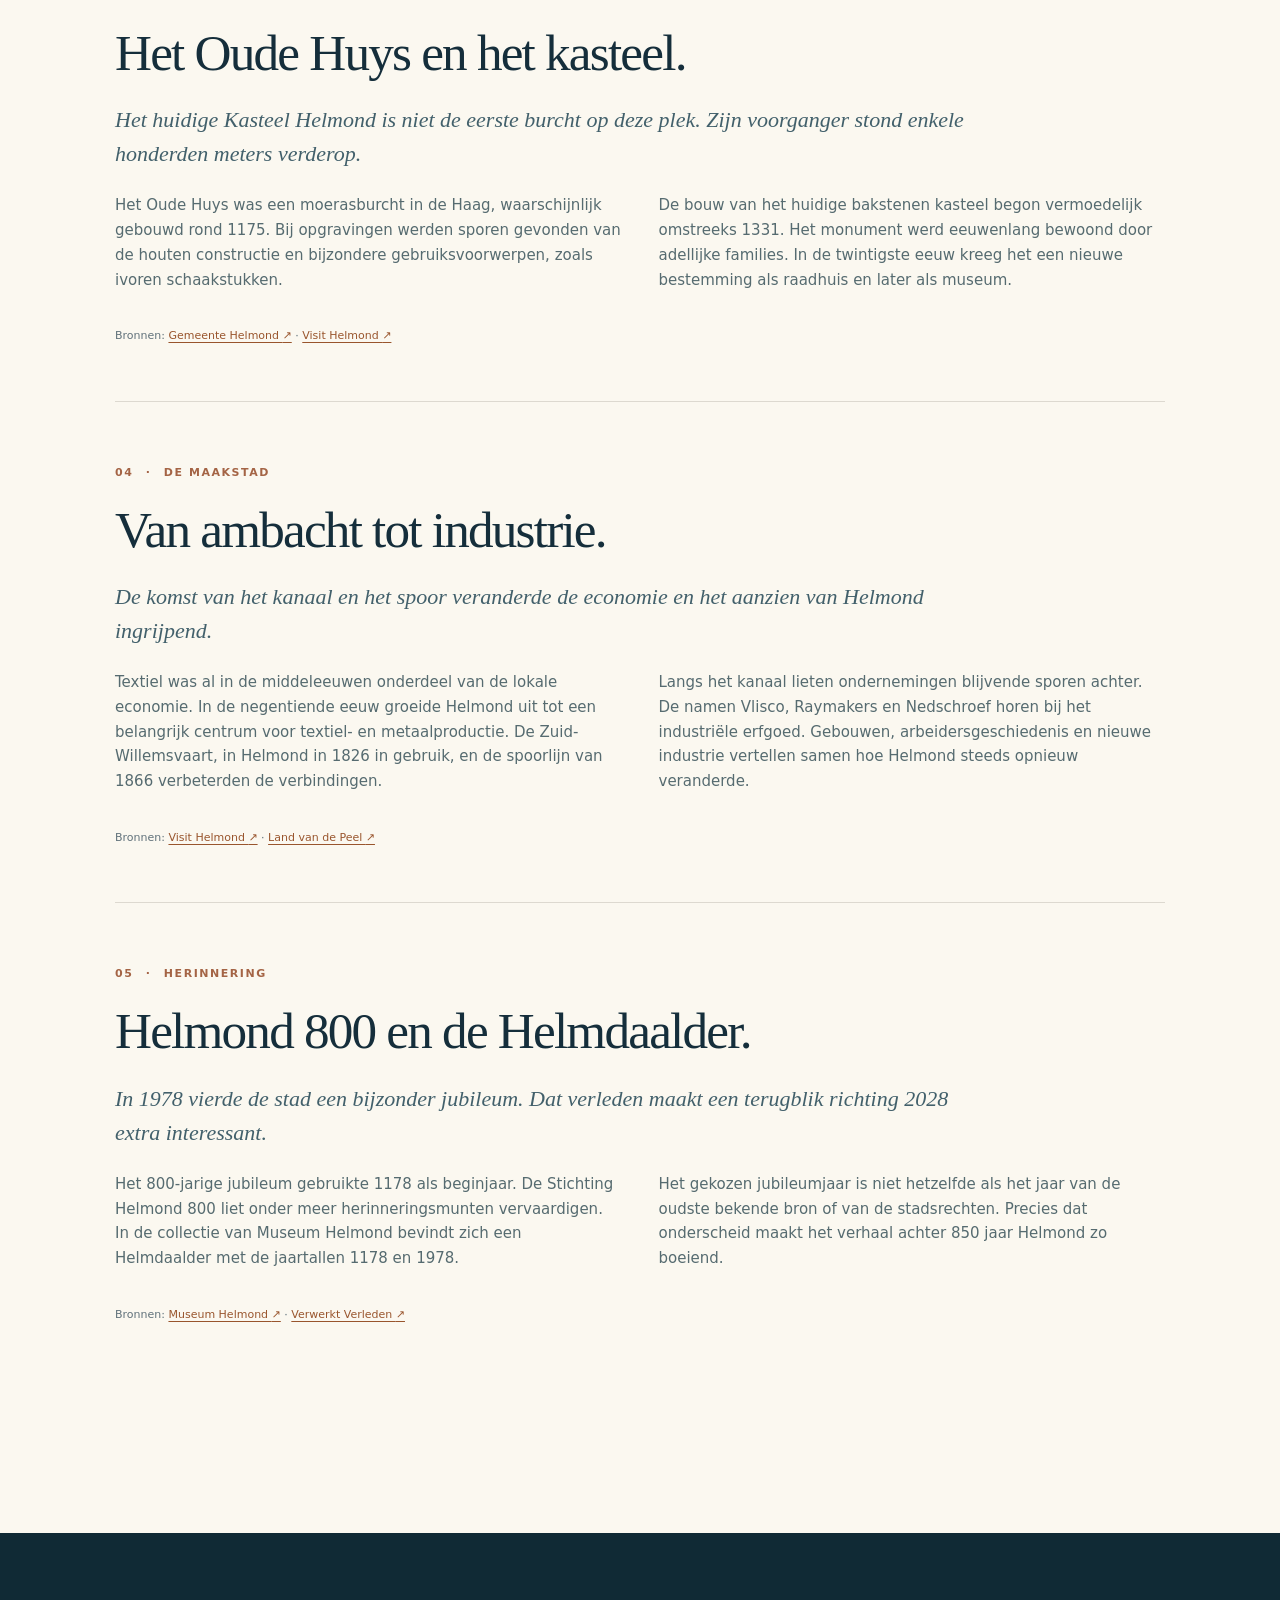
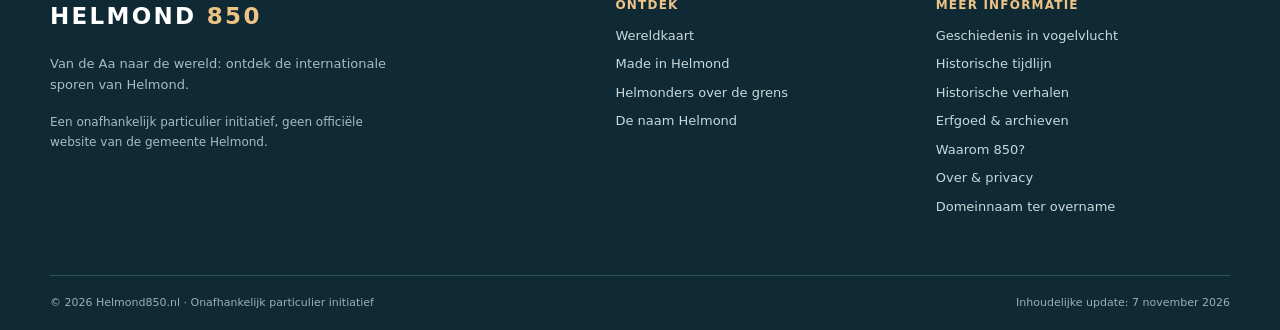
<file: verhalen.html>
<!doctype html>
<html lang="nl">
<head>
<meta charset="utf-8"><meta name="viewport" content="width=device-width, initial-scale=1">
<title>Historische verhalen over Helmond | Helmond 850</title>
<meta name="description" content="Lees historische verhalen over Helmond: de eerste bewoning, stadsrechten, het kasteel, de industrie en het jubileum Helmond 800.">
<meta name="theme-color" content="#122e3d">
<meta property="og:type" content="website"><meta property="og:locale" content="nl_NL">
<meta property="og:site_name" content="Helmond 850"><meta property="og:title" content="Historische verhalen over Helmond | Helmond 850">
<meta property="og:description" content="Lees historische verhalen over Helmond: de eerste bewoning, stadsrechten, het kasteel, de industrie en het jubileum Helmond 800.">
<link rel="canonical" href="https://helmond850.nl/verhalen.html">
<link rel="icon" href="assets/favicon.svg" type="image/svg+xml">
<link rel="stylesheet" href="assets/style.css"><script defer src="assets/app.js"></script>

<meta name="robots" content="index, follow, max-image-preview:large">
<meta property="og:url" content="https://helmond850.nl/verhalen.html">
<meta name="twitter:card" content="summary">
<meta name="twitter:title" content="Historische verhalen over Helmond | Helmond 850">
<meta name="twitter:description" content="Lees historische verhalen over Helmond: de eerste bewoning, stadsrechten, het kasteel, de industrie en het jubileum Helmond 800.">
<script type="application/ld+json">{"@context":"https://schema.org","@graph":[{"@type":"WebPage","@id":"https://helmond850.nl/verhalen.html#webpage","url":"https://helmond850.nl/verhalen.html","name":"Historische verhalen over Helmond | Helmond 850","description":"Lees historische verhalen over Helmond: de eerste bewoning, stadsrechten, het kasteel, de industrie en het jubileum Helmond 800.","inLanguage":"nl-NL","isPartOf":{"@id":"https://helmond850.nl/#website"},"about":{"@type":"Place","name":"Helmond","address":{"@type":"PostalAddress","addressLocality":"Helmond","addressRegion":"Noord-Brabant","addressCountry":"NL"}}}]}</script>
</head>
<body>
<a class="skip" href="#inhoud">Direct naar inhoud</a>
<header class="site-header"><div class="container header-inner"><a class="brand" href="index.html" aria-label="Helmond 850 startpagina"><span class="brand-mark">H<span class="brand-accent">.</span></span><span class="brand-copy">HELMOND <strong>850</strong><small>VAN DE AA NAAR DE WERELD</small></span></a><button class="menu-toggle" type="button" aria-expanded="false" aria-controls="primary-nav" aria-label="Open navigatie"><span></span><span></span><span></span></button><nav class="primary-nav" id="primary-nav" aria-label="Hoofdnavigatie"><a href="index.html">Start</a><a href="wereld.html">Wereldkaart</a><a href="gemaakt-in-helmond.html">Made in Helmond</a><a href="helmonders.html">Helmonders</a><a href="geschiedenis.html" aria-current="page" class="active">Geschiedenis</a><a href="over.html">Over</a></nav></div></header>
<main id="inhoud"><section class="page-hero"><div class="container narrow"><span class="eyebrow">Verdieping</span><h1>Verhalen van de stad.</h1><p class="lead">Helmond veranderde door de eeuwen heen. Van waterburcht tot maakstad — hier lees je hoe de geschiedenis nog steeds zichtbaar is.</p></div></section>
<section class="section"><div class="container articles">
<article id="middeleeuwen" class="story-article"><div class="article-meta">01 <span>·</span> ONTSTAAN</div><h2>Van een plek aan de Aa tot een Brabantse stad.</h2><p class="article-lead">Voordat Helmond een stad werd, lagen er al nederzettingen langs hoger gelegen stukken land bij de rivier de Aa.</p><div class="article-columns"><p>De geschiedenis begint niet op één exact moment. Archeologen vonden sporen van bewoning die veel ouder zijn dan de middeleeuwse stad. In het gebied van de Haag en de Kromme Steenweg lag een nederzetting die als voorloper van Helmond wordt beschouwd.</p><p>In 1108 komt de naam Helmond al voor in een oorkonde waarin Hezelo de Helmund wordt genoemd. Rond 1220 verwerft hertog Hendrik I van Brabant de rechten op Helmond. In de periode daarna ontstaat de stad zoals we die historisch herkennen.</p></div><div class="sources">Bronnen: <a class="source-link" href="https://www.helmond.nl/1/stad/alle-onderwerpen/erfgoed-in-helmond/het-rijke-verleden-van-helmond" target="_blank" rel="noopener noreferrer">Gemeente Helmond <span aria-hidden="true">↗</span></a> · <a class="source-link" href="https://www.universiteitleiden.nl/binaries/content/assets/geesteswetenschappen/institute-for-history/repertorium-stadsrechten.pdf" target="_blank" rel="noopener noreferrer">Repertorium stadsrechten <span aria-hidden="true">↗</span></a></div></article>
<article id="stadsrechten" class="story-article"><div class="article-meta">02 <span>·</span> STADSVORMING</div><h2>Wanneer kreeg Helmond stadsrechten?</h2><p class="article-lead">Het bekende jaartal 1232 is waarschijnlijk, maar een originele stadsrechtoorkonde is niet bewaard.</p><div class="article-columns"><p>Onderzoekers plaatsen het ontstaan van de stad als stedelijke gemeenschap doorgaans tussen ongeveer 1225 en 1241. Het oudste bewaarde stadszegel, dat op een oorkonde van 28 mei 1241 is terug te vinden, noemt de burgers en de stad Helmond.</p><p>Juist dit laat zien hoe geschiedenis werkt: een jaartal kan een zorgvuldig onderbouwde reconstructie zijn, zonder dat ieder detail met een oorspronkelijke akte vaststaat. Helmond ontwikkelde zich vervolgens tot een plaats van handel, ambachten en markten.</p></div><div class="sources">Bronnen: <a class="source-link" href="https://www.universiteitleiden.nl/binaries/content/assets/geesteswetenschappen/institute-for-history/repertorium-stadsrechten.pdf" target="_blank" rel="noopener noreferrer">Repertorium stadsrechten <span aria-hidden="true">↗</span></a> · <a class="source-link" href="https://erfgoedbrabantverhalen.nl/verhalen/artikel/de-stadscomme-van-helmond/" target="_blank" rel="noopener noreferrer">Erfgoed Brabant <span aria-hidden="true">↗</span></a></div></article>
<article id="kasteel" class="story-article"><div class="article-meta">03 <span>·</span> WATERBURCHT</div><h2>Het Oude Huys en het kasteel.</h2><p class="article-lead">Het huidige Kasteel Helmond is niet de eerste burcht op deze plek. Zijn voorganger stond enkele honderden meters verderop.</p><div class="article-columns"><p>Het Oude Huys was een moerasburcht in de Haag, waarschijnlijk gebouwd rond 1175. Bij opgravingen werden sporen gevonden van de houten constructie en bijzondere gebruiksvoorwerpen, zoals ivoren schaakstukken.</p><p>De bouw van het huidige bakstenen kasteel begon vermoedelijk omstreeks 1331. Het monument werd eeuwenlang bewoond door adellijke families. In de twintigste eeuw kreeg het een nieuwe bestemming als raadhuis en later als museum.</p></div><div class="sources">Bronnen: <a class="source-link" href="https://www.helmond.nl/1/stad/alle-onderwerpen/erfgoed-in-helmond/het-rijke-verleden-van-helmond" target="_blank" rel="noopener noreferrer">Gemeente Helmond <span aria-hidden="true">↗</span></a> · <a class="source-link" href="https://www.visithelmond.nl/nl/locaties-overzicht/3619053387/kasteel-helmond" target="_blank" rel="noopener noreferrer">Visit Helmond <span aria-hidden="true">↗</span></a></div></article>
<article id="industrie" class="story-article"><div class="article-meta">04 <span>·</span> DE MAAKSTAD</div><h2>Van ambacht tot industrie.</h2><p class="article-lead">De komst van het kanaal en het spoor veranderde de economie en het aanzien van Helmond ingrijpend.</p><div class="article-columns"><p>Textiel was al in de middeleeuwen onderdeel van de lokale economie. In de negentiende eeuw groeide Helmond uit tot een belangrijk centrum voor textiel- en metaalproductie. De Zuid-Willemsvaart, in Helmond in 1826 in gebruik, en de spoorlijn van 1866 verbeterden de verbindingen.</p><p>Langs het kanaal lieten ondernemingen blijvende sporen achter. De namen Vlisco, Raymakers en Nedschroef horen bij het industriële erfgoed. Gebouwen, arbeidersgeschiedenis en nieuwe industrie vertellen samen hoe Helmond steeds opnieuw veranderde.</p></div><div class="sources">Bronnen: <a class="source-link" href="https://www.visithelmond.nl/nl/routes/2360091881/industrieel-erfgoed-wandeling" target="_blank" rel="noopener noreferrer">Visit Helmond <span aria-hidden="true">↗</span></a> · <a class="source-link" href="https://www.landvandepeel.nl/nl/ontdek-de-peel/inspiratie/op-pad-langs-het-industrieel-erfgoed-in-helmond" target="_blank" rel="noopener noreferrer">Land van de Peel <span aria-hidden="true">↗</span></a></div></article>
<article id="helmond800" class="story-article"><div class="article-meta">05 <span>·</span> HERINNERING</div><h2>Helmond 800 en de Helmdaalder.</h2><p class="article-lead">In 1978 vierde de stad een bijzonder jubileum. Dat verleden maakt een terugblik richting 2028 extra interessant.</p><div class="article-columns"><p>Het 800-jarige jubileum gebruikte 1178 als beginjaar. De Stichting Helmond 800 liet onder meer herinneringsmunten vervaardigen. In de collectie van Museum Helmond bevindt zich een Helmdaalder met de jaartallen 1178 en 1978.</p><p>Het gekozen jubileumjaar is niet hetzelfde als het jaar van de oudste bekende bron of van de stadsrechten. Precies dat onderscheid maakt het verhaal achter 850 jaar Helmond zo boeiend.</p></div><div class="sources">Bronnen: <a class="source-link" href="https://museumhelmond.nl/collectie/object/2012-045%20a%2Bb" target="_blank" rel="noopener noreferrer">Museum Helmond <span aria-hidden="true">↗</span></a> · <a class="source-link" href="https://www.sidestone.com/openaccess/9789088903298.pdf" target="_blank" rel="noopener noreferrer">Verwerkt Verleden <span aria-hidden="true">↗</span></a></div></article>
</div></section></main>
<footer class="site-footer"><div class="container footer-grid"><div><a class="footer-brand" href="index.html">HELMOND <span>850</span></a><p>Van de Aa naar de wereld: ontdek de internationale sporen van Helmond.</p><p class="small-muted">Een onafhankelijk particulier initiatief, geen officiële website van de gemeente Helmond.</p></div><div><h3>Ontdek</h3><a href="wereld.html">Wereldkaart</a><a href="gemaakt-in-helmond.html">Made in Helmond</a><a href="helmonders.html">Helmonders over de grens</a><a href="naam-helmond.html">De naam Helmond</a></div><div><h3>Meer informatie</h3><a href="geschiedenis.html">Geschiedenis in vogelvlucht</a><a href="tijdlijn.html">Historische tijdlijn</a><a href="verhalen.html">Historische verhalen</a><a href="erfgoed.html">Erfgoed &amp; archieven</a><a href="jubileum.html">Waarom 850?</a><a href="over.html">Over &amp; privacy</a><a href="overname.html">Domeinnaam ter overname</a></div></div><div class="container footer-bottom"><span>© 2026 Helmond850.nl · Onafhankelijk particulier initiatief</span><span>Inhoudelijke update: 7 november 2026</span></div></footer>
</body></html>
</file>
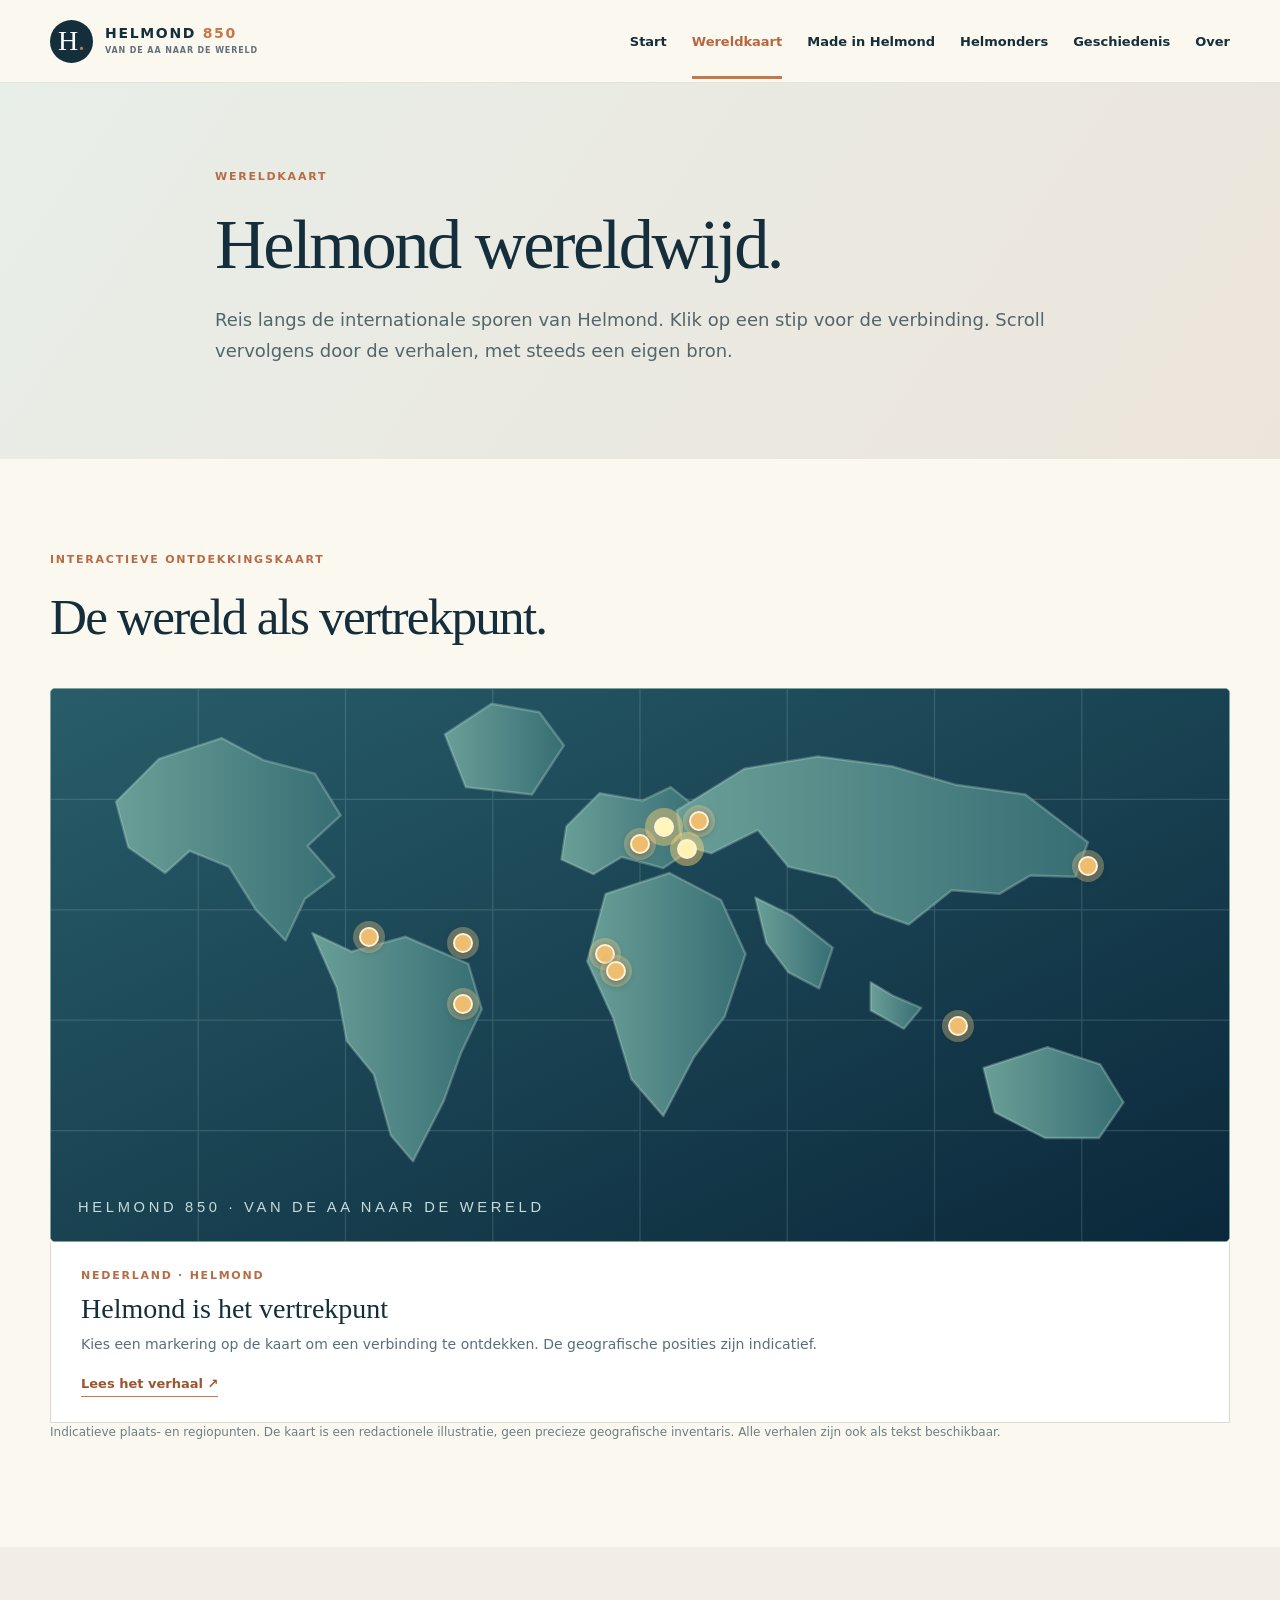
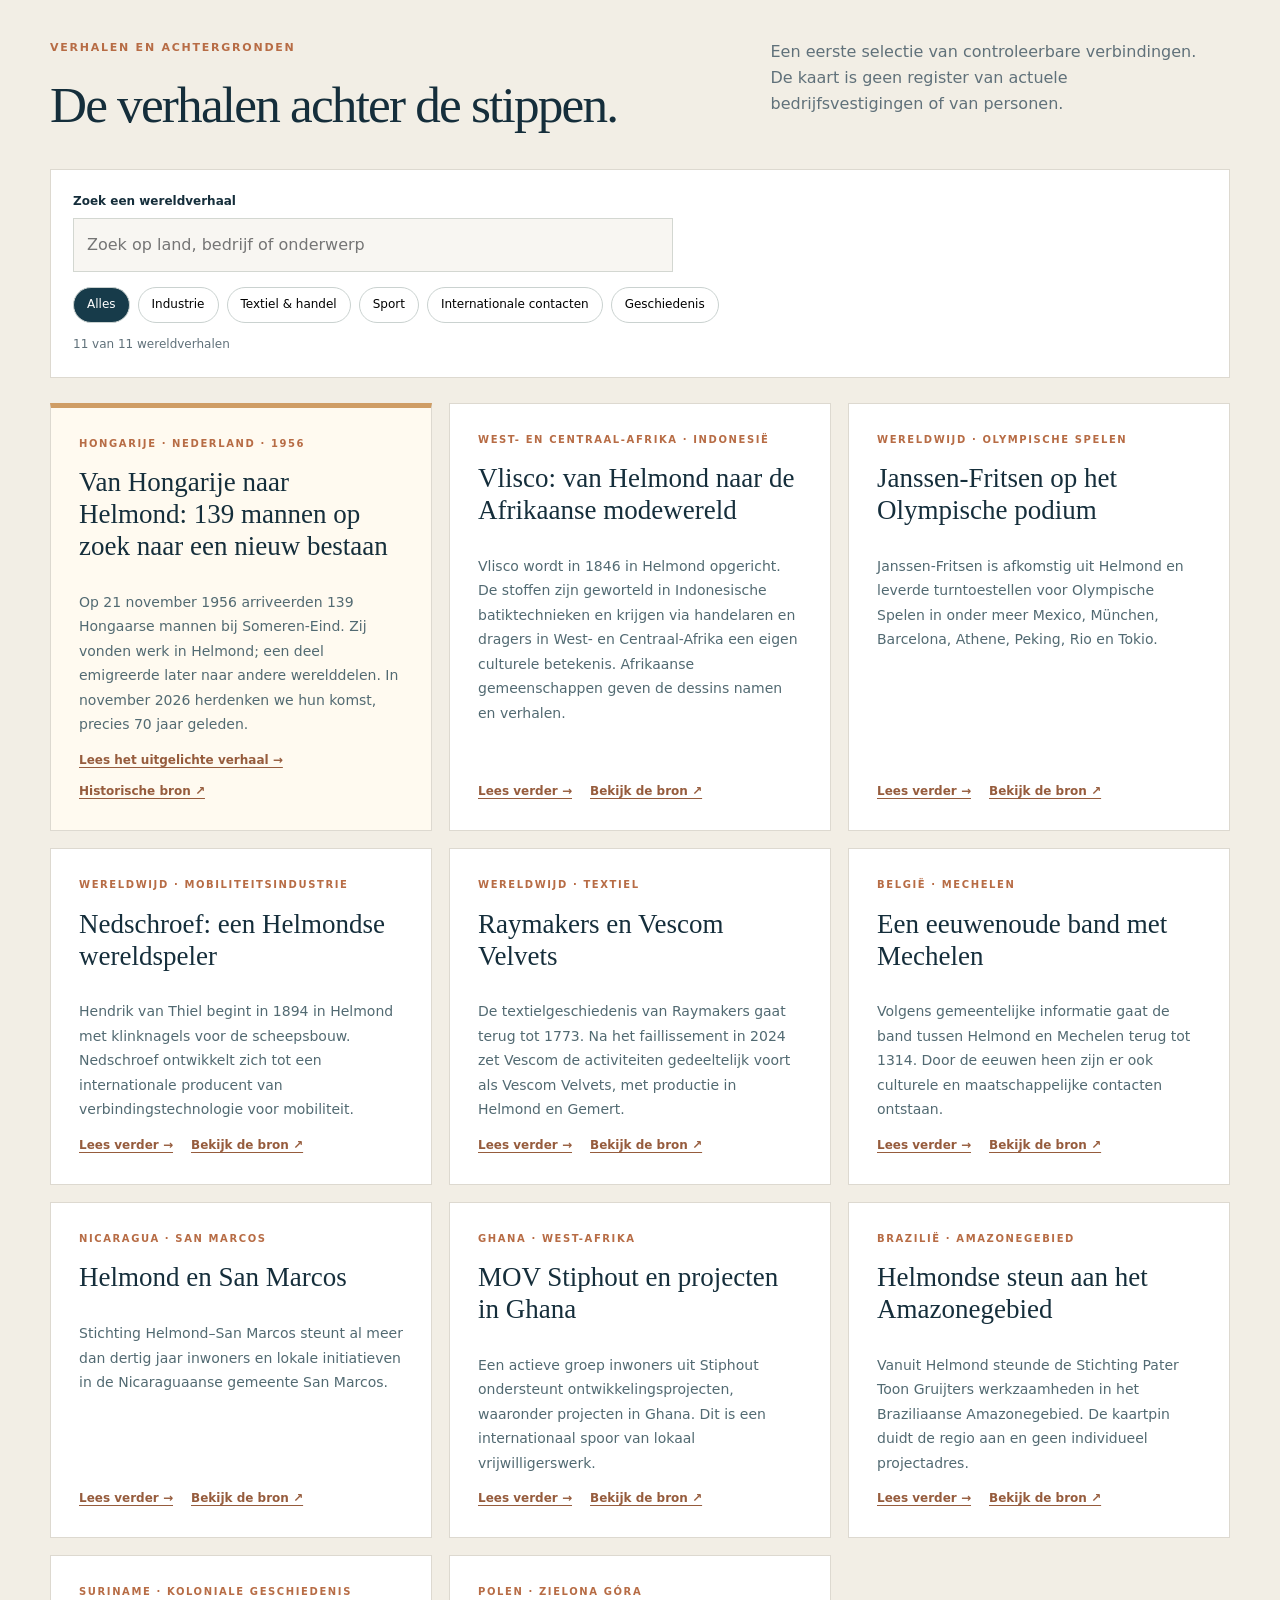
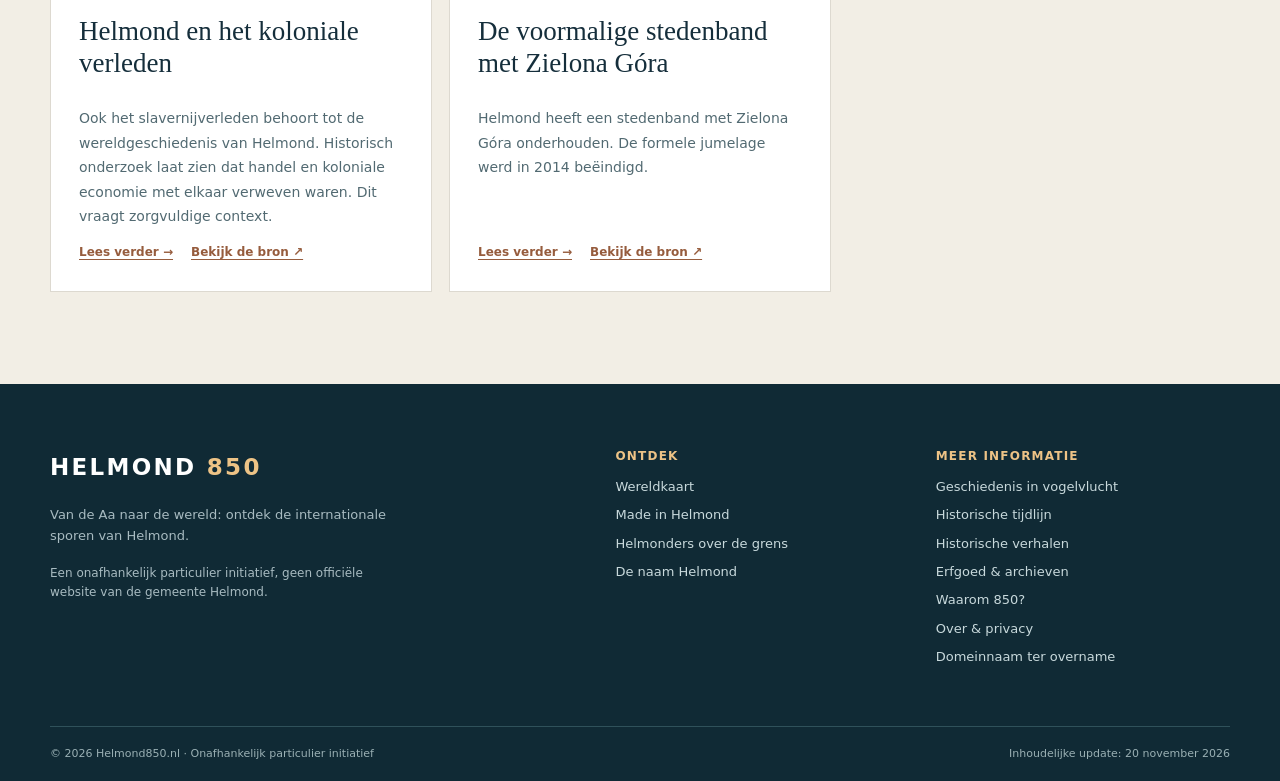
<file: wereld.html>
<!doctype html><html lang="nl"><head><meta charset="utf-8"><meta name="viewport" content="width=device-width, initial-scale=1"><title>Helmond wereldwijd: interactieve wereldkaart | Helmond 850</title><meta name="description" content="Bekijk de interactieve wereldkaart van Helmond met internationale verbindingen, Helmondse bedrijven, verhalen en links naar controleerbare bronnen."><meta name="theme-color" content="#152e3b"><meta property="og:type" content="website"><meta property="og:locale" content="nl_NL"><meta property="og:site_name" content="Helmond 850"><meta property="og:title" content="Helmond wereldwijd: interactieve wereldkaart | Helmond 850"><meta property="og:description" content="Bekijk de interactieve wereldkaart van Helmond met internationale verbindingen, Helmondse bedrijven, verhalen en links naar controleerbare bronnen."><link rel="canonical" href="https://helmond850.nl/wereld.html"><link rel="icon" href="assets/favicon.svg" type="image/svg+xml"><link rel="stylesheet" href="assets/style.css"><script defer src="assets/app.js"></script>
<meta name="robots" content="index, follow, max-image-preview:large">
<meta property="og:url" content="https://helmond850.nl/wereld.html">
<meta name="twitter:card" content="summary">
<meta name="twitter:title" content="Helmond wereldwijd: interactieve wereldkaart | Helmond 850">
<meta name="twitter:description" content="Bekijk de interactieve wereldkaart van Helmond met internationale verbindingen, Helmondse bedrijven, verhalen en links naar controleerbare bronnen.">
<script type="application/ld+json">{"@context":"https://schema.org","@graph":[{"@type":"WebPage","@id":"https://helmond850.nl/wereld.html#webpage","url":"https://helmond850.nl/wereld.html","name":"Helmond wereldwijd: interactieve wereldkaart | Helmond 850","description":"Bekijk de interactieve wereldkaart van Helmond met internationale verbindingen, Helmondse bedrijven, verhalen en links naar controleerbare bronnen.","inLanguage":"nl-NL","isPartOf":{"@id":"https://helmond850.nl/#website"},"about":{"@type":"Place","name":"Helmond","address":{"@type":"PostalAddress","addressLocality":"Helmond","addressRegion":"Noord-Brabant","addressCountry":"NL"}}}]}</script>
</head><body><a class="skip" href="#inhoud">Direct naar inhoud</a><header class="site-header"><div class="container header-inner"><a class="brand" href="index.html" aria-label="Helmond 850 startpagina"><span class="brand-mark">H<span class="brand-accent">.</span></span><span class="brand-copy">HELMOND <strong>850</strong><small>VAN DE AA NAAR DE WERELD</small></span></a><button class="menu-toggle" type="button" aria-expanded="false" aria-controls="primary-nav" aria-label="Open navigatie"><span></span><span></span><span></span></button><nav class="primary-nav" id="primary-nav" aria-label="Hoofdnavigatie"><a href="index.html">Start</a><a href="wereld.html" aria-current="page" class="active">Wereldkaart</a><a href="gemaakt-in-helmond.html">Made in Helmond</a><a href="helmonders.html">Helmonders</a><a href="geschiedenis.html">Geschiedenis</a><a href="over.html">Over</a></nav></div></header><main id="inhoud"><section class="page-hero world-page-hero"><div class="container narrow"><span class="eyebrow">Wereldkaart</span><h1>Helmond wereldwijd.</h1><p class="lead">Reis langs de internationale sporen van Helmond. Klik op een stip voor de verbinding. Scroll vervolgens door de verhalen, met steeds een eigen bron.</p></div></section><section class="section"><div class="container"><span class="eyebrow">Interactieve ontdekkingskaart</span><h2>De wereld als vertrekpunt.</h2><div class="world-map" role="group" aria-label="Interactieve kaart met internationale verbindingen"><img src="assets/world-map.svg" alt="Illustratieve wereldkaart met continenten"><button type="button" title="Helmond" aria-label="Helmond" data-pin="helmond" aria-pressed="true" class="world-pin selected" style="left:52%;top:25%"></button><button type="button" title="Mechelen" aria-label="Mechelen" data-pin="mechelen" aria-pressed="false" class="world-pin" style="left:50%;top:28%"></button><button type="button" title="Zielona Góra" aria-label="Zielona Góra" data-pin="polen" aria-pressed="false" class="world-pin" style="left:55%;top:24%"></button><button type="button" title="Hongarije — vluchtelingen van 1956" aria-label="Hongarije — vluchtelingen van 1956" data-pin="hongarije" aria-pressed="false" class="world-pin world-pin-highlight" style="left:54%;top:29%"></button><button type="button" title="Vlisco in West-Afrika" aria-label="Vlisco in West-Afrika" data-pin="afrika" aria-pressed="false" class="world-pin" style="left:47%;top:48%"></button><button type="button" title="Indonesië en batik" aria-label="Indonesië en batik" data-pin="indonesie" aria-pressed="false" class="world-pin" style="left:77%;top:61%"></button><button type="button" title="Tokio en Olympische sport" aria-label="Tokio en Olympische sport" data-pin="tokio" aria-pressed="false" class="world-pin" style="left:88%;top:32%"></button><button type="button" title="San Marcos" aria-label="San Marcos" data-pin="nicaragua" aria-pressed="false" class="world-pin" style="left:27%;top:45%"></button><button type="button" title="Brazilië" aria-label="Brazilië" data-pin="brazilie" aria-pressed="false" class="world-pin" style="left:35%;top:57%"></button><button type="button" title="Ghana" aria-label="Ghana" data-pin="ghana" aria-pressed="false" class="world-pin" style="left:48%;top:51%"></button><button type="button" title="Suriname" aria-label="Suriname" data-pin="suriname" aria-pressed="false" class="world-pin" style="left:35%;top:46%"></button></div><div class="world-selection" id="world-selection" aria-live="polite"><span class="eyebrow" id="map-place">Nederland · Helmond</span><h3 id="map-title">Helmond is het vertrekpunt</h3><p id="map-description">Kies een markering op de kaart om een verbinding te ontdekken. De geografische posities zijn indicatief.</p><a href="geschiedenis.html" id="map-link" class="inline-link">Lees het verhaal ↗</a></div><p class="world-map-caption">Indicatieve plaats- en regiopunten. De kaart is een redactionele illustratie, geen precieze geografische inventaris. Alle verhalen zijn ook als tekst beschikbaar.</p></div></section><section class="section section-muted"><div class="container"><div class="section-top"><div><span class="eyebrow">Verhalen en achtergronden</span><h2>De verhalen achter de stippen.</h2></div><p class="section-aside">Een eerste selectie van controleerbare verbindingen. De kaart is geen register van actuele bedrijfsvestigingen of van personen.</p></div><div class="world-filter-area"><label for="world-search">Zoek een wereldverhaal</label><input type="search" id="world-search" placeholder="Zoek op land, bedrijf of onderwerp"><div class="world-filter-buttons"><button class="world-filter active" type="button" data-category="alles" aria-pressed="true">Alles</button><button class="world-filter" type="button" data-category="industrie" aria-pressed="false">Industrie</button><button class="world-filter" type="button" data-category="handel" aria-pressed="false">Textiel & handel</button><button class="world-filter" type="button" data-category="sport" aria-pressed="false">Sport</button><button class="world-filter" type="button" data-category="samenwerking" aria-pressed="false">Internationale contacten</button><button class="world-filter" type="button" data-category="geschiedenis" aria-pressed="false">Geschiedenis</button></div><p id="world-count" class="result-count" aria-live="polite"></p></div><div class="world-cards" id="world-stories"><article id="hongaren-1956" class="world-story-entry world-story-highlight" data-world-category="geschiedenis" data-world-text="hongarije 1956 vluchtelingen 139 someren-eind helmond vlisco begemann canada australie nieuw-zeeland amerika emigratie"><span class="eyebrow">HONGARIJE · NEDERLAND · 1956</span><h3>Van Hongarije naar Helmond: 139 mannen op zoek naar een nieuw bestaan</h3><p>Op 21 november 1956 arriveerden 139 Hongaarse mannen bij Someren-Eind. Zij vonden werk in Helmond; een deel emigreerde later naar andere werelddelen. In november 2026 herdenken we hun komst, precies 70 jaar geleden.</p><div class="world-story-links"><a href="wereldverhaal-hongaren-1956.html">Lees het uitgelichte verhaal →</a><a class="source-ref" href="https://erfgoedbrabantverhalen.nl/verhalen/artikel/hongaarse-arbeiders-in-helmond/" target="_blank" rel="noopener noreferrer">Historische bron ↗</a></div></article><article id="vlisco" class="world-story-entry" data-world-category="handel" data-world-text="west- en centraal-afrika · indonesië vlisco: van helmond naar de afrikaanse modewereld vlisco wordt in 1846 in helmond opgericht. de stoffen zijn geworteld in indonesische batiktechnieken en krijgen via handelaren en dragers in west- en centraal-afrika een eigen culturele betekenis. afrikaanse gemeenschappen geven de dessins namen en verhalen."><span class="eyebrow">West- en Centraal-Afrika · Indonesië</span><h3>Vlisco: van Helmond naar de Afrikaanse modewereld</h3><p>Vlisco wordt in 1846 in Helmond opgericht. De stoffen zijn geworteld in Indonesische batiktechnieken en krijgen via handelaren en dragers in West- en Centraal-Afrika een eigen culturele betekenis. Afrikaanse gemeenschappen geven de dessins namen en verhalen.</p><div class="world-story-links"><a href="gemaakt-in-helmond.html#vlisco">Lees verder →</a><a class="source-ref" href="https://vlisco.com/pages/about-vlisco" target="_blank" rel="noopener noreferrer">Bekijk de bron ↗</a></div></article><article id="janssen" class="world-story-entry" data-world-category="sport" data-world-text="wereldwijd · olympische spelen janssen-fritsen op het olympische podium janssen-fritsen is afkomstig uit helmond en leverde turntoestellen voor olympische spelen in onder meer mexico, münchen, barcelona, athene, peking, rio en tokio."><span class="eyebrow">Wereldwijd · Olympische Spelen</span><h3>Janssen-Fritsen op het Olympische podium</h3><p>Janssen-Fritsen is afkomstig uit Helmond en leverde turntoestellen voor Olympische Spelen in onder meer Mexico, München, Barcelona, Athene, Peking, Rio en Tokio.</p><div class="world-story-links"><a href="gemaakt-in-helmond.html#janssen">Lees verder →</a><a class="source-ref" href="https://www.janssen-fritsen.nl/blog/janssen-fritsen-nederland-levert-turnmateriaal-voor-world-gymnaestrada" target="_blank" rel="noopener noreferrer">Bekijk de bron ↗</a></div></article><article id="nedschroef" class="world-story-entry" data-world-category="industrie" data-world-text="wereldwijd · mobiliteitsindustrie nedschroef: een helmondse wereldspeler hendrik van thiel begint in 1894 in helmond met klinknagels voor de scheepsbouw. nedschroef ontwikkelt zich tot een internationale producent van verbindingstechnologie voor mobiliteit."><span class="eyebrow">Wereldwijd · mobiliteitsindustrie</span><h3>Nedschroef: een Helmondse wereldspeler</h3><p>Hendrik van Thiel begint in 1894 in Helmond met klinknagels voor de scheepsbouw. Nedschroef ontwikkelt zich tot een internationale producent van verbindingstechnologie voor mobiliteit.</p><div class="world-story-links"><a href="gemaakt-in-helmond.html#nedschroef">Lees verder →</a><a class="source-ref" href="https://www.nedschroef.com/en/company/about-nedschroef" target="_blank" rel="noopener noreferrer">Bekijk de bron ↗</a></div></article><article id="raymakers" class="world-story-entry" data-world-category="industrie" data-world-text="wereldwijd · textiel raymakers en vescom velvets de textielgeschiedenis van raymakers gaat terug tot 1773. na het faillissement in 2024 zet vescom de activiteiten gedeeltelijk voort als vescom velvets, met productie in helmond en gemert."><span class="eyebrow">Wereldwijd · textiel</span><h3>Raymakers en Vescom Velvets</h3><p>De textielgeschiedenis van Raymakers gaat terug tot 1773. Na het faillissement in 2024 zet Vescom de activiteiten gedeeltelijk voort als Vescom Velvets, met productie in Helmond en Gemert.</p><div class="world-story-links"><a href="gemaakt-in-helmond.html#raymakers">Lees verder →</a><a class="source-ref" href="https://vescom.com/nl/inspiratie/stories/vescom-groep-neemt-activiteiten-raymakers-over" target="_blank" rel="noopener noreferrer">Bekijk de bron ↗</a></div></article><article id="mechelen" class="world-story-entry" data-world-category="samenwerking" data-world-text="belgië · mechelen een eeuwenoude band met mechelen volgens gemeentelijke informatie gaat de band tussen helmond en mechelen terug tot 1314. door de eeuwen heen zijn er ook culturele en maatschappelijke contacten ontstaan."><span class="eyebrow">België · Mechelen</span><h3>Een eeuwenoude band met Mechelen</h3><p>Volgens gemeentelijke informatie gaat de band tussen Helmond en Mechelen terug tot 1314. Door de eeuwen heen zijn er ook culturele en maatschappelijke contacten ontstaan.</p><div class="world-story-links"><a href="helmonders.html#mechelen">Lees verder →</a><a class="source-ref" href="https://www.helmond.nl/internationaal" target="_blank" rel="noopener noreferrer">Bekijk de bron ↗</a></div></article><article id="nicaragua" class="world-story-entry" data-world-category="samenwerking" data-world-text="nicaragua · san marcos helmond en san marcos stichting helmond–san marcos steunt al meer dan dertig jaar inwoners en lokale initiatieven in de nicaraguaanse gemeente san marcos."><span class="eyebrow">Nicaragua · San Marcos</span><h3>Helmond en San Marcos</h3><p>Stichting Helmond–San Marcos steunt al meer dan dertig jaar inwoners en lokale initiatieven in de Nicaraguaanse gemeente San Marcos.</p><div class="world-story-links"><a href="helmonders.html#san-marcos">Lees verder →</a><a class="source-ref" href="https://www.helmond-sanmarcos.nl/" target="_blank" rel="noopener noreferrer">Bekijk de bron ↗</a></div></article><article id="ghana" class="world-story-entry" data-world-category="samenwerking" data-world-text="ghana · west-afrika mov stiphout en projecten in ghana een actieve groep inwoners uit stiphout ondersteunt ontwikkelingsprojecten, waaronder projecten in ghana. dit is een internationaal spoor van lokaal vrijwilligerswerk."><span class="eyebrow">Ghana · West-Afrika</span><h3>MOV Stiphout en projecten in Ghana</h3><p>Een actieve groep inwoners uit Stiphout ondersteunt ontwikkelingsprojecten, waaronder projecten in Ghana. Dit is een internationaal spoor van lokaal vrijwilligerswerk.</p><div class="world-story-links"><a href="helmonders.html#ghana">Lees verder →</a><a class="source-ref" href="https://www.helmond.nl/1/bestuur/alle-onderwerpen/zoeken-in-bestuurlijke-stukken/beleid-en-bestuurlijke-informatie/beleidsplannen-en-bestuurlijke-informatie-internationale-betrekkingen/hulpverlening.html" target="_blank" rel="noopener noreferrer">Bekijk de bron ↗</a></div></article><article id="brazilie" class="world-story-entry" data-world-category="samenwerking" data-world-text="brazilië · amazonegebied helmondse steun aan het amazonegebied vanuit helmond steunde de stichting pater toon gruijters werkzaamheden in het braziliaanse amazonegebied. de kaartpin duidt de regio aan en geen individueel projectadres."><span class="eyebrow">Brazilië · Amazonegebied</span><h3>Helmondse steun aan het Amazonegebied</h3><p>Vanuit Helmond steunde de Stichting Pater Toon Gruijters werkzaamheden in het Braziliaanse Amazonegebied. De kaartpin duidt de regio aan en geen individueel projectadres.</p><div class="world-story-links"><a href="helmonders.html#brazilie">Lees verder →</a><a class="source-ref" href="https://www.helmond.nl/1/bestuur/alle-onderwerpen/zoeken-in-bestuurlijke-stukken/beleid-en-bestuurlijke-informatie/beleidsplannen-en-bestuurlijke-informatie-internationale-betrekkingen/hulpverlening.html" target="_blank" rel="noopener noreferrer">Bekijk de bron ↗</a></div></article><article id="suriname" class="world-story-entry" data-world-category="geschiedenis" data-world-text="suriname · koloniale geschiedenis helmond en het koloniale verleden ook het slavernijverleden behoort tot de wereldgeschiedenis van helmond. historisch onderzoek laat zien dat handel en koloniale economie met elkaar verweven waren. dit vraagt zorgvuldige context."><span class="eyebrow">Suriname · koloniale geschiedenis</span><h3>Helmond en het koloniale verleden</h3><p>Ook het slavernijverleden behoort tot de wereldgeschiedenis van Helmond. Historisch onderzoek laat zien dat handel en koloniale economie met elkaar verweven waren. Dit vraagt zorgvuldige context.</p><div class="world-story-links"><a href="naam-helmond.html#suriname">Lees verder →</a><a class="source-ref" href="https://www.helmond.nl/1/stad/alle-onderwerpen/slavernijverleden" target="_blank" rel="noopener noreferrer">Bekijk de bron ↗</a></div></article><article id="polen" class="world-story-entry" data-world-category="samenwerking" data-world-text="polen · zielona góra de voormalige stedenband met zielona góra helmond heeft een stedenband met zielona góra onderhouden. de formele jumelage werd in 2014 beëindigd."><span class="eyebrow">Polen · Zielona Góra</span><h3>De voormalige stedenband met Zielona Góra</h3><p>Helmond heeft een stedenband met Zielona Góra onderhouden. De formele jumelage werd in 2014 beëindigd.</p><div class="world-story-links"><a href="helmonders.html#polen">Lees verder →</a><a class="source-ref" href="https://www.helmond.nl/internationaal" target="_blank" rel="noopener noreferrer">Bekijk de bron ↗</a></div></article></div><p id="world-empty" class="no-results" hidden>Geen verhalen gevonden. Kies een andere zoekterm of categorie.</p></div></section></main><footer class="site-footer"><div class="container footer-grid"><div><a class="footer-brand" href="index.html">HELMOND <span>850</span></a><p>Van de Aa naar de wereld: ontdek de internationale sporen van Helmond.</p><p class="small-muted">Een onafhankelijk particulier initiatief, geen officiële website van de gemeente Helmond.</p></div><div><h3>Ontdek</h3><a href="wereld.html">Wereldkaart</a><a href="gemaakt-in-helmond.html">Made in Helmond</a><a href="helmonders.html">Helmonders over de grens</a><a href="naam-helmond.html">De naam Helmond</a></div><div><h3>Meer informatie</h3><a href="geschiedenis.html">Geschiedenis in vogelvlucht</a><a href="tijdlijn.html">Historische tijdlijn</a><a href="verhalen.html">Historische verhalen</a><a href="erfgoed.html">Erfgoed &amp; archieven</a><a href="jubileum.html">Waarom 850?</a><a href="over.html">Over &amp; privacy</a><a href="overname.html">Domeinnaam ter overname</a></div></div><div class="container footer-bottom"><span>© 2026 Helmond850.nl · Onafhankelijk particulier initiatief</span><span>Inhoudelijke update: 20 november 2026</span></div></footer></body></html>
</file>
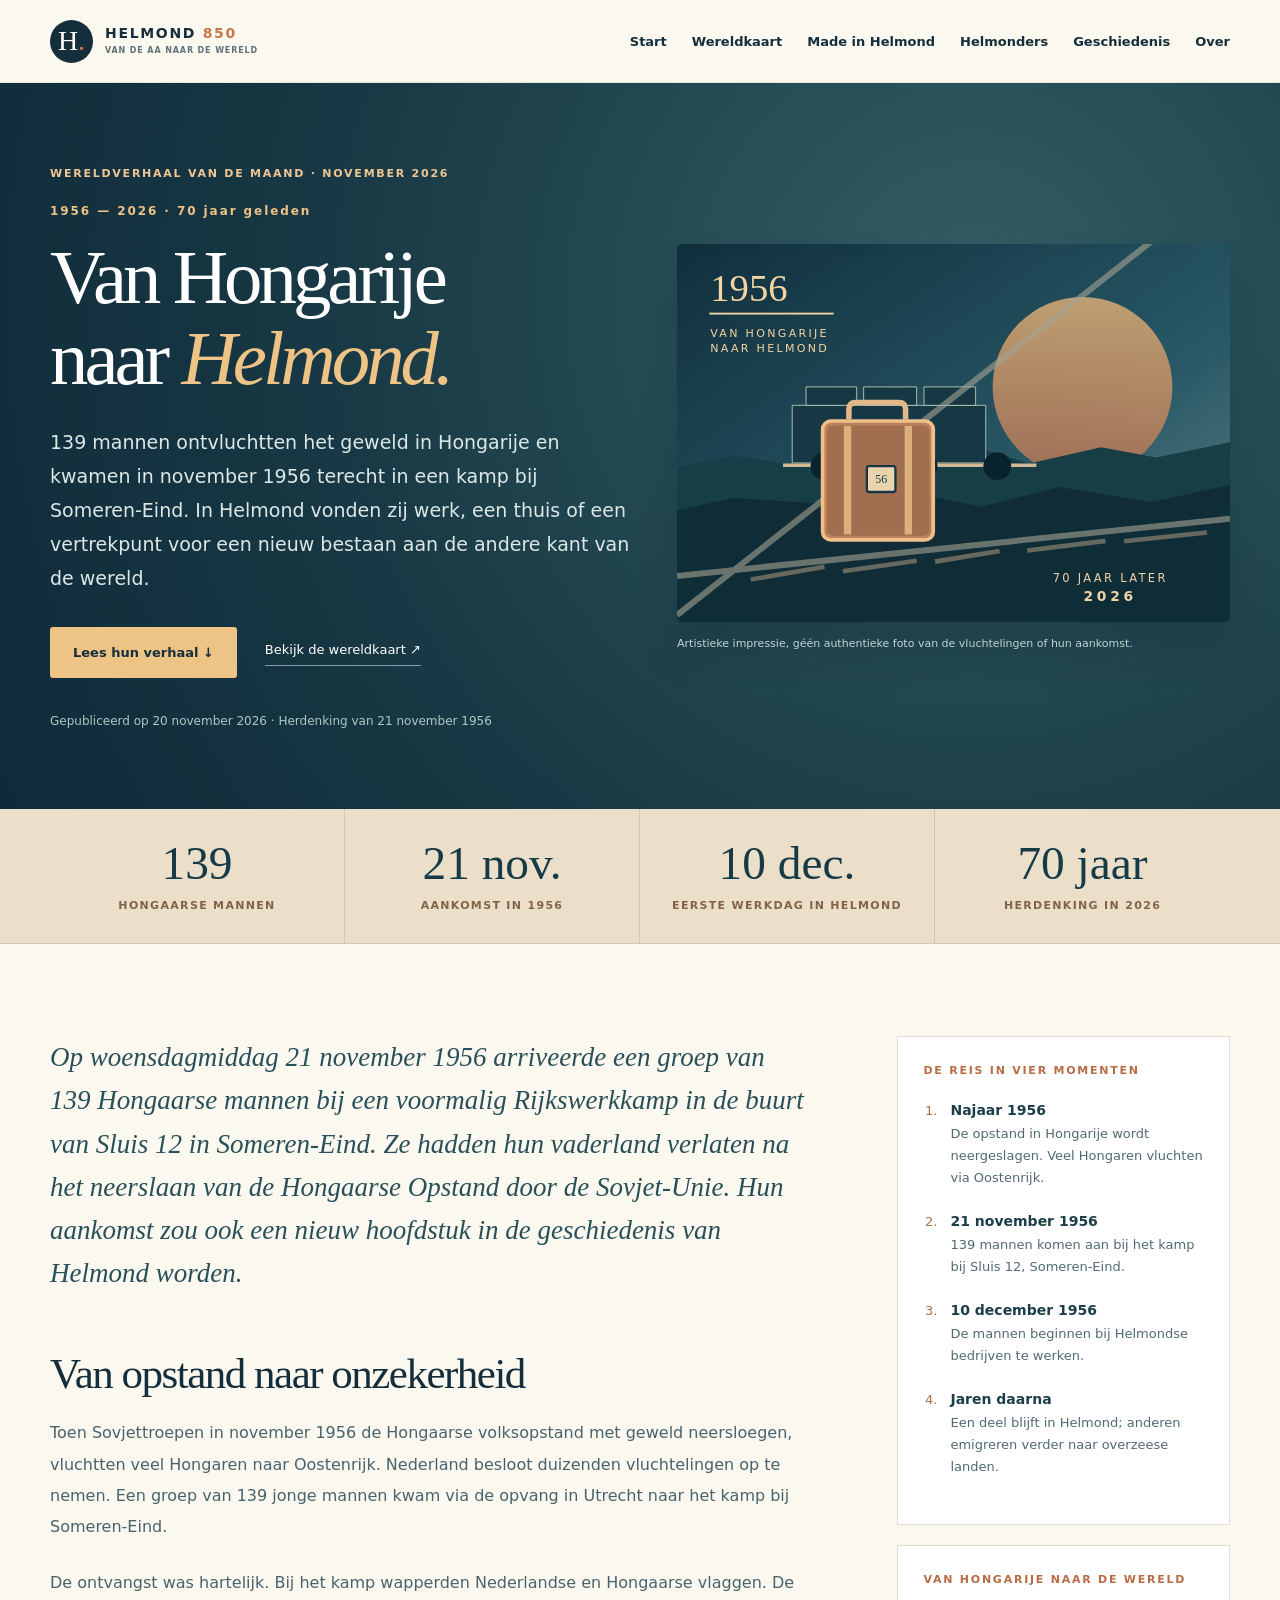
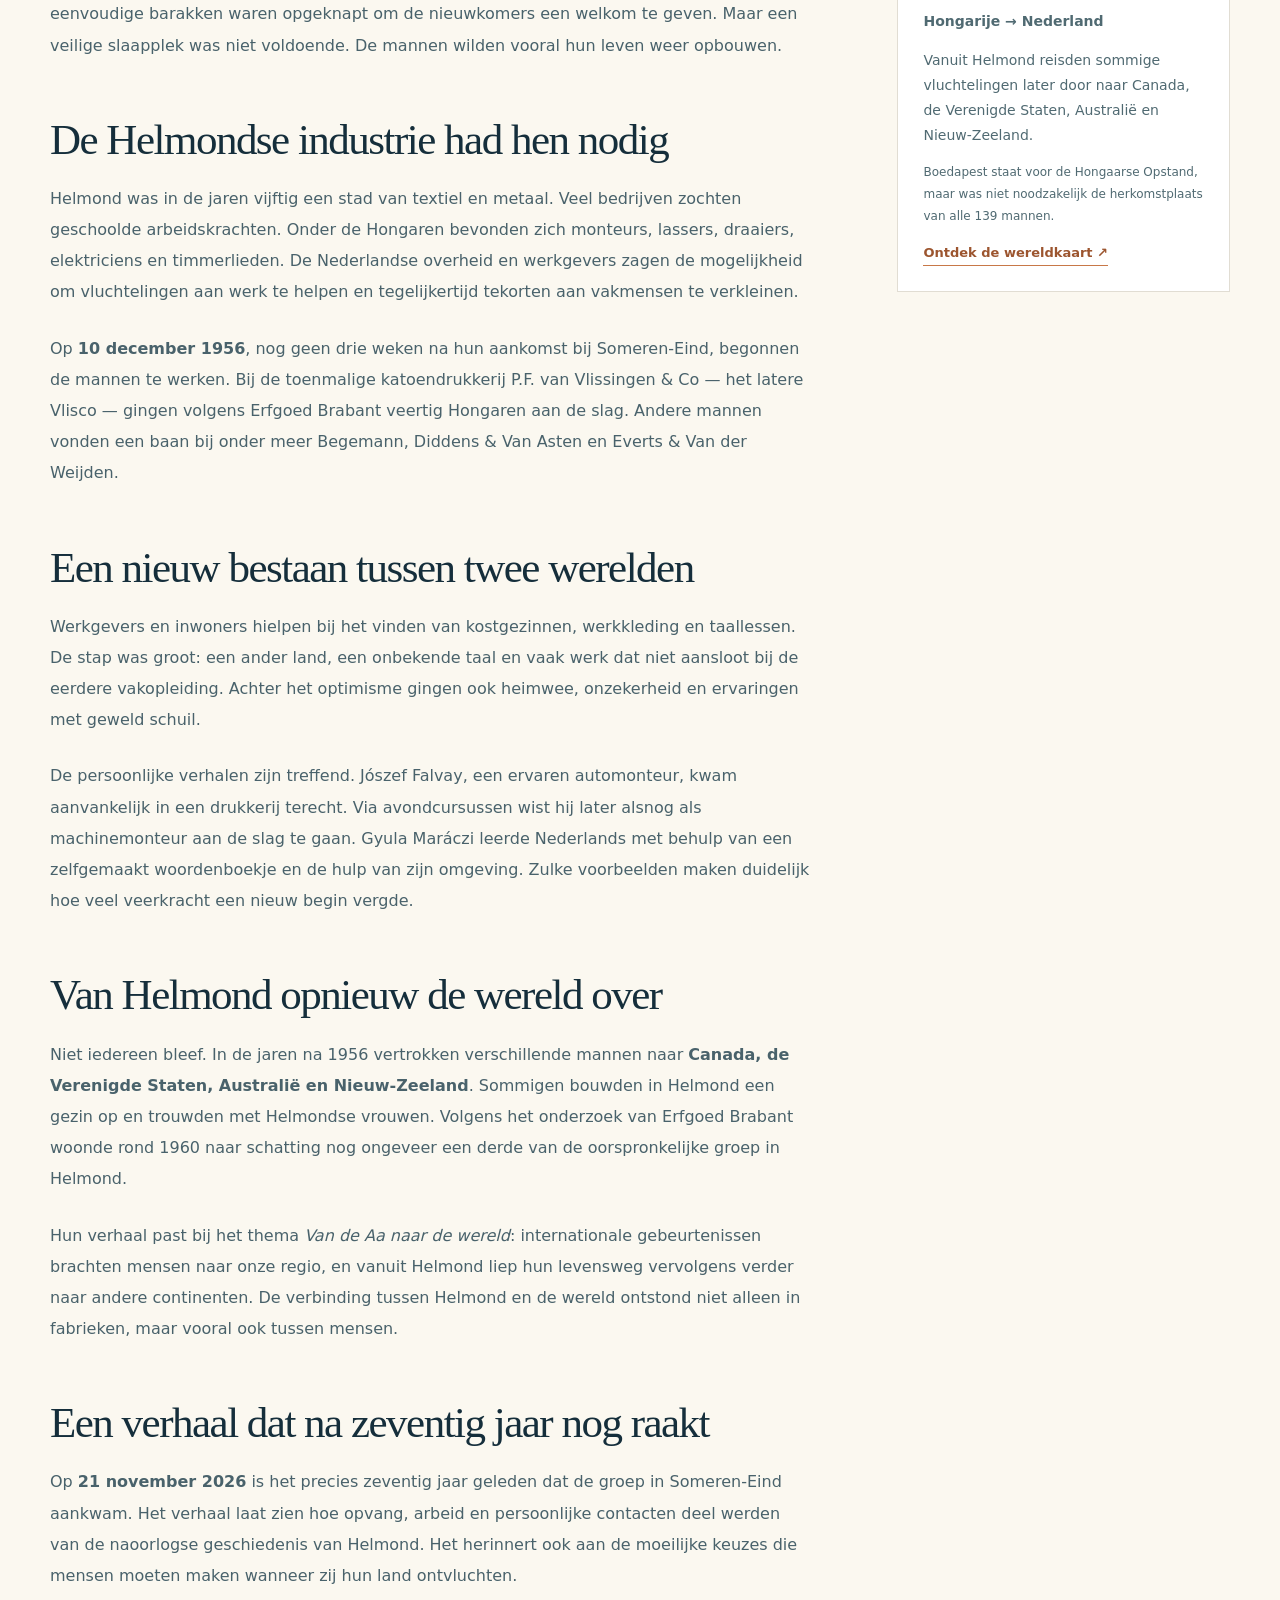
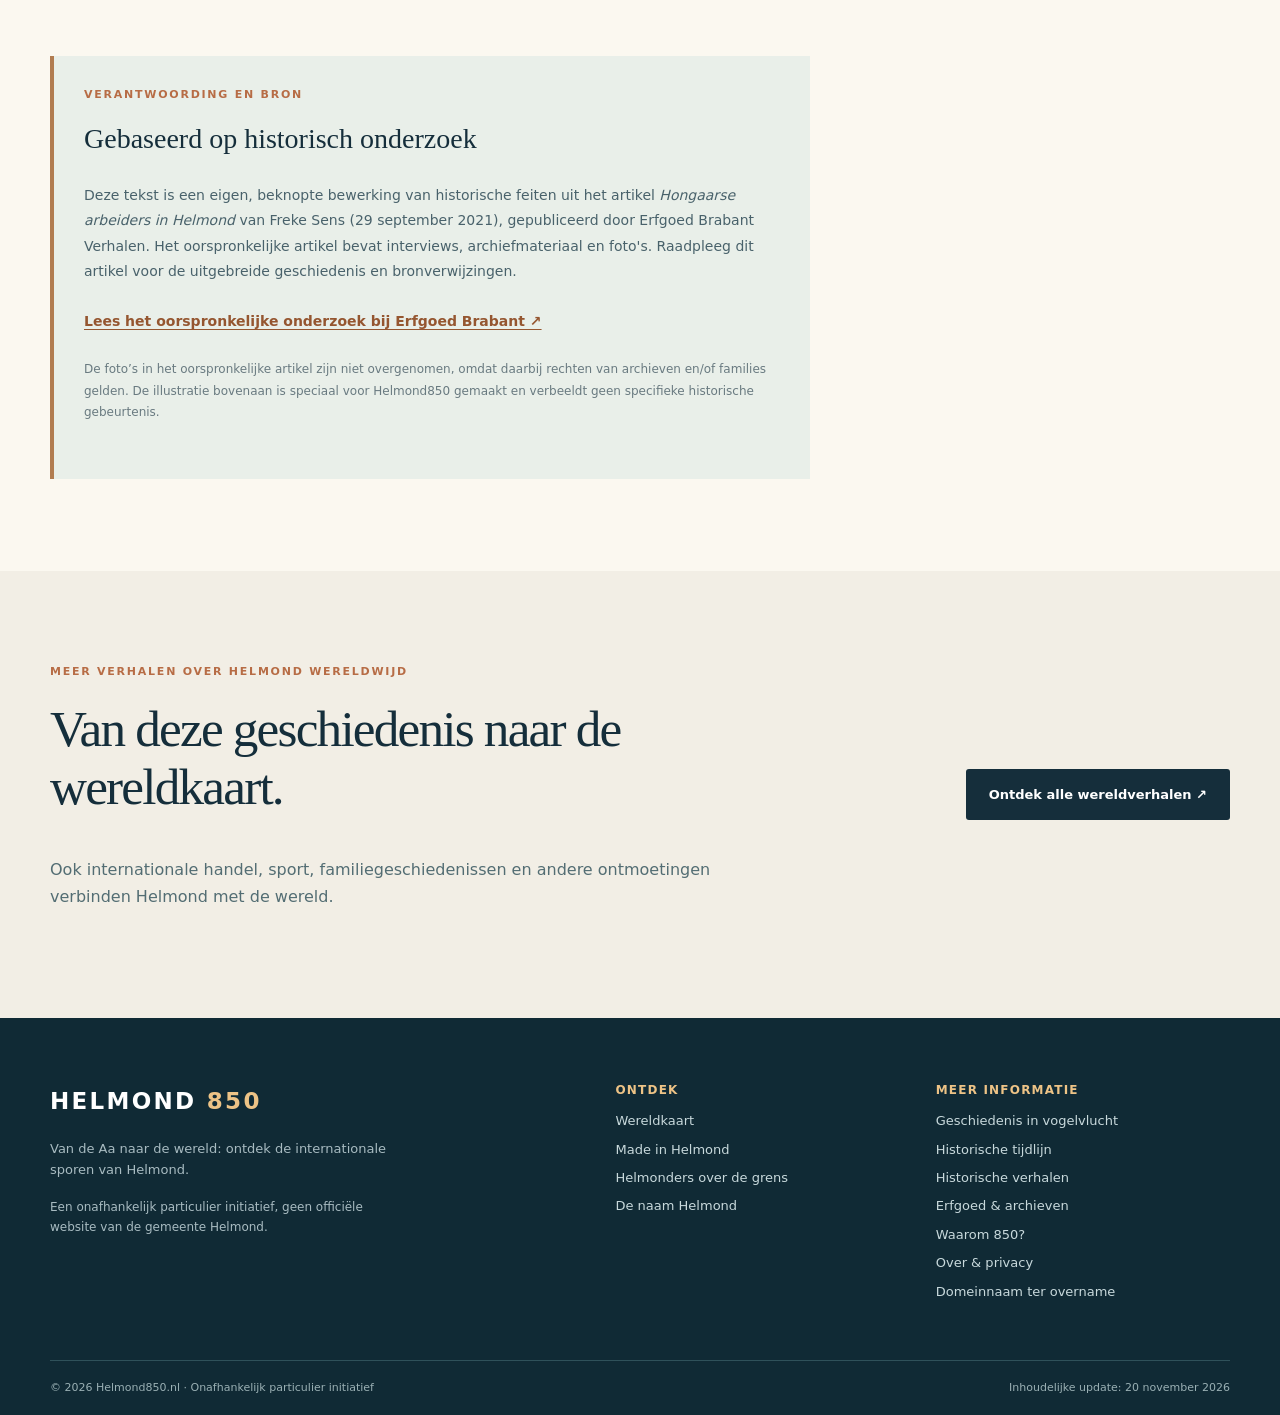
<file: wereldverhaal-hongaren-1956.html>
<!doctype html>
<html lang="nl"><head>
<meta charset="utf-8"><meta name="viewport" content="width=device-width,initial-scale=1">
<title>Van Hongarije naar Helmond: 139 vluchtelingen in 1956 | Helmond850</title>
<meta name="description" content="Op 21 november 1956 arriveerden 139 Hongaarse vluchtelingen bij Someren-Eind. Ontdek hun verhaal over opvang, werk in Helmond en een nieuw bestaan wereldwijd.">
<meta name="theme-color" content="#152e3b">
<meta name="robots" content="index,follow,max-image-preview:large">
<link rel="canonical" href="https://helmond850.nl/wereldverhaal-hongaren-1956.html">
<meta property="og:type" content="article"><meta property="og:locale" content="nl_NL">
<meta property="og:site_name" content="Helmond 850">
<meta property="og:title" content="Van Hongarije naar Helmond – 139 mannen op zoek naar een nieuw bestaan">
<meta property="og:description" content="70 jaar na hun aankomst: het bijzondere verhaal van 139 Hongaarse vluchtelingen, Helmondse fabrieken en een leven dat nieuwe grenzen overstak.">
<meta property="og:url" content="https://helmond850.nl/wereldverhaal-hongaren-1956.html">
<meta property="og:image" content="https://helmond850.nl/assets/hongaren-1956.svg">
<meta property="og:image:alt" content="Eigen illustratie met een koffer, jaartal 1956 en een symbolische route van Hongarije naar Nederland">
<meta name="twitter:card" content="summary_large_image">
<link rel="icon" href="assets/favicon.svg" type="image/svg+xml">
<link rel="stylesheet" href="assets/style.css"><script defer src="assets/app.js"></script>
<script type="application/ld+json">{"@context":"https://schema.org","@type":"Article","headline":"Van Hongarije naar Helmond – 139 mannen op zoek naar een nieuw bestaan","description":"Het verhaal van Hongaarse vluchtelingen die in november 1956 naar Someren-Eind kwamen en in Helmond werk vonden.","datePublished":"2026-11-20","dateModified":"2026-11-20","inLanguage":"nl-NL","mainEntityOfPage":"https://helmond850.nl/wereldverhaal-hongaren-1956.html","image":["https://helmond850.nl/assets/hongaren-1956.svg"],"publisher":{"@type":"Organization","name":"Helmond850.nl","url":"https://helmond850.nl"},"citation":"https://erfgoedbrabantverhalen.nl/verhalen/artikel/hongaarse-arbeiders-in-helmond/"}</script>
</head><body><a class="skip" href="#inhoud">Direct naar inhoud</a><header class="site-header"><div class="container header-inner"><a class="brand" href="index.html" aria-label="Helmond 850 startpagina"><span class="brand-mark">H<span class="brand-accent">.</span></span><span class="brand-copy">HELMOND <strong>850</strong><small>VAN DE AA NAAR DE WERELD</small></span></a><button class="menu-toggle" type="button" aria-expanded="false" aria-controls="primary-nav" aria-label="Open navigatie"><span></span><span></span><span></span></button><nav class="primary-nav" id="primary-nav" aria-label="Hoofdnavigatie"><a href="index.html">Start</a><a href="wereld.html">Wereldkaart</a><a href="gemaakt-in-helmond.html">Made in Helmond</a><a href="helmonders.html">Helmonders</a><a href="geschiedenis.html">Geschiedenis</a><a href="over.html">Over</a></nav></div></header>
<main id="inhoud">
<article>
<section class="monthly-hero"><div class="container monthly-hero-grid">
<div class="monthly-hero-copy">
<span class="eyebrow light">Wereldverhaal van de maand · november 2026</span>
<p class="monthly-kicker">1956 — 2026 · 70 jaar geleden</p>
<h1>Van Hongarije<br>naar <em>Helmond.</em></h1>
<p class="monthly-intro">139 mannen ontvluchtten het geweld in Hongarije en kwamen in november 1956 terecht in een kamp bij Someren-Eind. In Helmond vonden zij werk, een thuis of een vertrekpunt voor een nieuw bestaan aan de andere kant van de wereld.</p>
<div class="hero-actions"><a class="btn btn-accent" href="#het-verhaal">Lees hun verhaal ↓</a><a class="text-action" href="wereld.html">Bekijk de wereldkaart ↗</a></div>
<p class="monthly-date">Gepubliceerd op 20 november 2026 · Herdenking van 21 november 1956</p>
</div>
<figure class="monthly-hero-art"><img src="assets/hongaren-1956.svg" alt="Eigen historische illustratie: een reiskoffer voor een treinlandschap met de jaartallen 1956 en 2026."><figcaption>Artistieke impressie, géén authentieke foto van de vluchtelingen of hun aankomst.</figcaption></figure>
</div></section>
<section class="monthly-facts"><div class="container monthly-facts-grid"><div><strong>139</strong><span>Hongaarse mannen</span></div><div><strong>21 nov.</strong><span>Aankomst in 1956</span></div><div><strong>10 dec.</strong><span>Eerste werkdag in Helmond</span></div><div><strong>70 jaar</strong><span>Herdenking in 2026</span></div></div></section>
<section class="section monthly-body" id="het-verhaal"><div class="container monthly-body-grid">
<div class="monthly-prose">
<p class="monthly-opening">Op woensdagmiddag 21 november 1956 arriveerde een groep van 139 Hongaarse mannen bij een voormalig Rijkswerkkamp in de buurt van Sluis 12 in Someren-Eind. Ze hadden hun vaderland verlaten na het neerslaan van de Hongaarse Opstand door de Sovjet-Unie. Hun aankomst zou ook een nieuw hoofdstuk in de geschiedenis van Helmond worden.</p>
<h2>Van opstand naar onzekerheid</h2>
<p>Toen Sovjettroepen in november 1956 de Hongaarse volksopstand met geweld neersloegen, vluchtten veel Hongaren naar Oostenrijk. Nederland besloot duizenden vluchtelingen op te nemen. Een groep van 139 jonge mannen kwam via de opvang in Utrecht naar het kamp bij Someren-Eind.</p>
<p>De ontvangst was hartelijk. Bij het kamp wapperden Nederlandse en Hongaarse vlaggen. De eenvoudige barakken waren opgeknapt om de nieuwkomers een welkom te geven. Maar een veilige slaapplek was niet voldoende. De mannen wilden vooral hun leven weer opbouwen.</p>
<h2>De Helmondse industrie had hen nodig</h2>
<p>Helmond was in de jaren vijftig een stad van textiel en metaal. Veel bedrijven zochten geschoolde arbeidskrachten. Onder de Hongaren bevonden zich monteurs, lassers, draaiers, elektriciens en timmerlieden. De Nederlandse overheid en werkgevers zagen de mogelijkheid om vluchtelingen aan werk te helpen en tegelijkertijd tekorten aan vakmensen te verkleinen.</p>
<p>Op <strong>10 december 1956</strong>, nog geen drie weken na hun aankomst bij Someren-Eind, begonnen de mannen te werken. Bij de toenmalige katoendrukkerij P.F. van Vlissingen &amp; Co — het latere Vlisco — gingen volgens Erfgoed Brabant veertig Hongaren aan de slag. Andere mannen vonden een baan bij onder meer Begemann, Diddens &amp; Van Asten en Everts &amp; Van der Weijden.</p>
<h2>Een nieuw bestaan tussen twee werelden</h2>
<p>Werkgevers en inwoners hielpen bij het vinden van kostgezinnen, werkkleding en taallessen. De stap was groot: een ander land, een onbekende taal en vaak werk dat niet aansloot bij de eerdere vakopleiding. Achter het optimisme gingen ook heimwee, onzekerheid en ervaringen met geweld schuil.</p>
<p>De persoonlijke verhalen zijn treffend. Jószef Falvay, een ervaren automonteur, kwam aanvankelijk in een drukkerij terecht. Via avondcursussen wist hij later alsnog als machinemonteur aan de slag te gaan. Gyula Maráczi leerde Nederlands met behulp van een zelfgemaakt woordenboekje en de hulp van zijn omgeving. Zulke voorbeelden maken duidelijk hoe veel veerkracht een nieuw begin vergde.</p>
<h2>Van Helmond opnieuw de wereld over</h2>
<p>Niet iedereen bleef. In de jaren na 1956 vertrokken verschillende mannen naar <strong>Canada, de Verenigde Staten, Australië en Nieuw-Zeeland</strong>. Sommigen bouwden in Helmond een gezin op en trouwden met Helmondse vrouwen. Volgens het onderzoek van Erfgoed Brabant woonde rond 1960 naar schatting nog ongeveer een derde van de oorspronkelijke groep in Helmond.</p>
<p>Hun verhaal past bij het thema <em>Van de Aa naar de wereld</em>: internationale gebeurtenissen brachten mensen naar onze regio, en vanuit Helmond liep hun levensweg vervolgens verder naar andere continenten. De verbinding tussen Helmond en de wereld ontstond niet alleen in fabrieken, maar vooral ook tussen mensen.</p>
<h2>Een verhaal dat na zeventig jaar nog raakt</h2>
<p>Op <strong>21 november 2026</strong> is het precies zeventig jaar geleden dat de groep in Someren-Eind aankwam. Het verhaal laat zien hoe opvang, arbeid en persoonlijke contacten deel werden van de naoorlogse geschiedenis van Helmond. Het herinnert ook aan de moeilijke keuzes die mensen moeten maken wanneer zij hun land ontvluchten.</p>
<div class="monthly-sourcebox"><span class="eyebrow">Verantwoording en bron</span><h3>Gebaseerd op historisch onderzoek</h3><p>Deze tekst is een eigen, beknopte bewerking van historische feiten uit het artikel <em>Hongaarse arbeiders in Helmond</em> van Freke Sens (29 september 2021), gepubliceerd door Erfgoed Brabant Verhalen. Het oorspronkelijke artikel bevat interviews, archiefmateriaal en foto's. Raadpleeg dit artikel voor de uitgebreide geschiedenis en bronverwijzingen.</p>
<p><a href="https://erfgoedbrabantverhalen.nl/verhalen/artikel/hongaarse-arbeiders-in-helmond/" target="_blank" rel="noopener noreferrer">Lees het oorspronkelijke onderzoek bij Erfgoed Brabant ↗</a></p>
<p class="monthly-source-note">De foto’s in het oorspronkelijke artikel zijn niet overgenomen, omdat daarbij rechten van archieven en/of families gelden. De illustratie bovenaan is speciaal voor Helmond850 gemaakt en verbeeldt geen specifieke historische gebeurtenis.</p></div>
</div>
<aside class="monthly-side"><div class="monthly-side-panel"><span class="eyebrow">De reis in vier momenten</span>
<ol class="monthly-side-timeline"><li><strong>Najaar 1956</strong><span>De opstand in Hongarije wordt neergeslagen. Veel Hongaren vluchten via Oostenrijk.</span></li><li><strong>21 november 1956</strong><span>139 mannen komen aan bij het kamp bij Sluis 12, Someren-Eind.</span></li><li><strong>10 december 1956</strong><span>De mannen beginnen bij Helmondse bedrijven te werken.</span></li><li><strong>Jaren daarna</strong><span>Een deel blijft in Helmond; anderen emigreren verder naar overzeese landen.</span></li></ol>
</div><div class="monthly-side-panel monthly-side-country"><span class="eyebrow">Van Hongarije naar de wereld</span><p><strong>Hongarije → Nederland</strong></p><p>Vanuit Helmond reisden sommige vluchtelingen later door naar Canada, de Verenigde Staten, Australië en Nieuw-Zeeland.</p><p class="small-muted">Boedapest staat voor de Hongaarse Opstand, maar was niet noodzakelijk de herkomstplaats van alle 139 mannen.</p><a href="wereld.html" class="inline-link">Ontdek de wereldkaart ↗</a></div></aside>
</div></section>
<section class="section section-muted"><div class="container monthly-next"><div><span class="eyebrow">Meer verhalen over Helmond wereldwijd</span><h2>Van deze geschiedenis naar de wereldkaart.</h2><p>Ook internationale handel, sport, familiegeschiedenissen en andere ontmoetingen verbinden Helmond met de wereld.</p></div><a href="wereld.html" class="btn btn-dark">Ontdek alle wereldverhalen ↗</a></div></section></article>
</main><footer class="site-footer"><div class="container footer-grid"><div><a class="footer-brand" href="index.html">HELMOND <span>850</span></a><p>Van de Aa naar de wereld: ontdek de internationale sporen van Helmond.</p><p class="small-muted">Een onafhankelijk particulier initiatief, geen officiële website van de gemeente Helmond.</p></div><div><h3>Ontdek</h3><a href="wereld.html">Wereldkaart</a><a href="gemaakt-in-helmond.html">Made in Helmond</a><a href="helmonders.html">Helmonders over de grens</a><a href="naam-helmond.html">De naam Helmond</a></div><div><h3>Meer informatie</h3><a href="geschiedenis.html">Geschiedenis in vogelvlucht</a><a href="tijdlijn.html">Historische tijdlijn</a><a href="verhalen.html">Historische verhalen</a><a href="erfgoed.html">Erfgoed &amp; archieven</a><a href="jubileum.html">Waarom 850?</a><a href="over.html">Over &amp; privacy</a><a href="overname.html">Domeinnaam ter overname</a></div></div><div class="container footer-bottom"><span>© 2026 Helmond850.nl · Onafhankelijk particulier initiatief</span><span>Inhoudelijke update: 20 november 2026</span></div></footer></body></html>
</file>
<file: assets/style.css>
:root{--ink:#152e3b;--ink2:#234654;--cream:#fbf8f0;--paper:#fffefd;--copper:#c87848;--gold:#edc386;--muted:#60717a;--line:#ddd9d0;--light:#f2eee5;--serif:Georgia,'Times New Roman',serif;--sans:system-ui,-apple-system,BlinkMacSystemFont,'Segoe UI',sans-serif}
*{box-sizing:border-box}html{scroll-behavior:smooth}body{margin:0;background:var(--cream);color:var(--ink);font-family:var(--sans);line-height:1.65}
a{color:inherit;text-underline-offset:3px}button,input{font:inherit}button:focus-visible,a:focus-visible,input:focus-visible{outline:3px solid #e6a45c;outline-offset:4px}h1,h2,h3,p{margin-top:0}h1,h2{font-family:var(--serif);font-weight:400;letter-spacing:-.035em;line-height:1.12}h1{font-size:clamp(3rem,6.2vw,6.5rem)}h2{font-size:clamp(2.15rem,4vw,4.15rem)}h3{line-height:1.25}em{font-weight:400}
.container{width:min(1180px,calc(100% - 48px));margin:auto}.narrow{max-width:850px}.section{padding:92px 0}.section-muted{background:var(--light)}
.skip{position:absolute;top:-100px;left:16px;background:#fff;z-index:999;padding:12px}.skip:focus{top:15px}
.site-header{background:var(--cream);position:sticky;top:0;z-index:100;border-bottom:1px solid rgba(24,56,65,.1)}
.header-inner{min-height:82px;display:flex;align-items:center;justify-content:space-between;gap:22px}
.brand{text-decoration:none;display:flex;align-items:center;gap:12px}
.brand-mark{display:flex;align-items:center;justify-content:center;background:var(--ink);width:43px;height:43px;color:#fff;font-family:var(--serif);font-size:28px;border-radius:50%}.brand-accent{color:var(--copper)}
.brand-copy{font-size:14px;font-weight:850;letter-spacing:.12em;line-height:1.1}.brand-copy strong{color:var(--copper)}.brand-copy small{display:block;font-size:9px;font-weight:650;letter-spacing:.18em;margin-top:6px;color:var(--muted)}
.primary-nav{display:flex;align-items:center;gap:25px}.primary-nav a{font-size:13px;font-weight:650;text-decoration:none;white-space:nowrap;padding:28px 0 23px;border-bottom:3px solid transparent}.primary-nav a.active,.primary-nav a:hover{color:#b7663f;border-color:var(--copper)}.menu-toggle{display:none}
.disclaimer-band{background:#e9e5d9;color:#555c5b;font-size:11px;padding:7px 0}.tiny-dot{display:inline-block;width:6px;height:6px;border-radius:50%;background:var(--copper);margin-right:8px;vertical-align:middle}
.hero{background:var(--ink);color:#fff;overflow:hidden}.hero-grid{min-height:630px;display:grid;grid-template-columns:1.02fr 1fr;align-items:center;position:relative}.hero-content{padding:80px 0 72px;z-index:1}.eyebrow{font-size:11px;letter-spacing:.16em;font-weight:850;text-transform:uppercase;color:#b76c45;display:block;margin-bottom:19px}.eyebrow.light{color:#f0c794}
.hero h1{font-size:clamp(3.4rem,6.5vw,6.7rem);line-height:1.03;white-space:nowrap;margin-bottom:29px}.hero h1 em{color:var(--gold)}.hero-lead{max-width:520px;font-size:17px;color:#d6e0e1;line-height:1.8}.hero-actions{display:flex;align-items:center;flex-wrap:wrap;gap:28px;margin-top:31px}
.btn{display:inline-flex;align-items:center;justify-content:center;gap:18px;font-size:13px;text-decoration:none;font-weight:750;border-radius:3px;padding:15px 23px;transition:transform .16s,background .16s}.btn:hover{transform:translateY(-2px)}.btn-accent{background:var(--gold);color:var(--ink)}.btn-outline{color:white;border:1px solid #86969b}.btn-dark{background:var(--ink);color:white}.text-action{color:#fff;text-decoration:none;font-size:13px;border-bottom:1px solid #889da1;padding-bottom:5px}.hero-footnote{font-size:11px;letter-spacing:.03em;color:#a8bac2;margin-top:60px}
.hero-art{height:100%;align-self:stretch;position:relative;display:flex;align-items:end;margin-right:-9vw}.hero-art img{display:block;width:100%;min-height:480px;max-height:610px;object-fit:contain;object-position:bottom;opacity:.96}.art-stamp{position:absolute;top:17%;right:19%;width:122px;height:122px;border:1px solid #f0c7949c;border-radius:100%;display:flex;flex-direction:column;justify-content:center;align-items:center;transform:rotate(10deg);color:var(--gold);background:#14314077;backdrop-filter:blur(2px)}.art-stamp span{font-family:var(--serif);font-size:52px;line-height:1}.art-stamp small{font-size:9px;letter-spacing:.15em}
.section-top{display:grid;grid-template-columns:1.15fr .8fr;align-items:end;gap:60px;margin-bottom:35px}.section-top h2{margin-bottom:0}.section-top h2 em{color:var(--copper)}.section-aside{font-size:16px;color:var(--muted);max-width:440px}
.story-grid{display:grid;grid-template-columns:repeat(3,1fr);gap:16px}.feature-card{border:1px solid var(--line);padding:26px;background:var(--paper);text-decoration:none;transition:transform .18s,box-shadow .18s;min-height:368px}.feature-card:hover{transform:translateY(-4px);box-shadow:0 14px 24px #162e3b13}.feature-num{font-weight:800;font-size:10px;letter-spacing:.14em;color:#a36e56}.feature-symbol{display:flex;align-items:center;justify-content:flex-start;height:126px}.feature-symbol svg{width:120px;height:90px;fill:none;stroke:#b16a49;stroke-width:2.2;stroke-linecap:round;stroke-linejoin:round}.feature-card h3{font-family:var(--serif);font-size:25px;font-weight:400;letter-spacing:-.025em;margin-bottom:10px}.feature-card p{color:var(--muted);font-size:13px;line-height:1.75}.card-more{font-size:12px;font-weight:800;color:#995634}
.highlight-section{background:#1c404a;color:white;padding:78px 0}.highlight-grid{display:grid;grid-template-columns:1fr 1fr;gap:95px}.highlight-grid h2 em{color:var(--gold)}.highlight-grid p{color:#d1e0e0;max-width:450px}.highlight-grid .btn{margin-top:18px}.mini-timeline{border-left:1px solid #80969c;padding-left:32px}.mini-timeline div{position:relative;margin-bottom:25px}.mini-timeline div::before{content:'';position:absolute;left:-39px;top:7px;width:12px;height:12px;background:var(--gold);border-radius:50%}.mini-timeline b{color:var(--gold);font-size:18px}.mini-timeline p{font-size:13px;margin:4px 0 0}
.anniversary-panel{display:grid;grid-template-columns:.95fr 1fr;align-items:center;gap:70px}.anniversary-date{min-height:360px;background:#eee4d5;display:flex;align-items:center;justify-content:center;flex-direction:column;gap:14px;position:relative;overflow:hidden}.anniversary-date::before,.anniversary-date::after{content:'';position:absolute;width:260px;height:260px;border:1px solid #d9cbb9;border-radius:50%}.anniversary-date::before{left:-110px;top:-150px}.anniversary-date::after{right:-110px;bottom:-150px}.anniversary-date span{font:400 65px/1 var(--serif);color:var(--ink)}.anniversary-date i{height:38px;width:1px;background:var(--copper)}.anniversary-panel p,.newsletterless p{color:var(--muted)}.inline-link{font-size:13px;font-weight:800;text-decoration:none;border-bottom:1px solid var(--copper);padding-bottom:5px;color:#9c552f}.newsletterless{display:flex;align-items:center;justify-content:space-between;gap:40px}.newsletterless h2{margin-bottom:15px}.newsletterless p{max-width:620px}
.page-hero{padding:85px 0 74px;background:#ecede8}.page-hero h1{font-size:clamp(3rem,5.5vw,5.2rem);margin-bottom:20px}.lead{font-size:18px;line-height:1.75;color:#52666b;max-width:720px}
.filter-bar{border:1px solid var(--line);background:white;padding:24px;margin-bottom:54px}.filter-bar label{display:block;font-size:12px;letter-spacing:.07em;text-transform:uppercase;font-weight:800;margin-bottom:8px}.filter-bar input{width:100%;background:#f8f7f3;border:1px solid #d2d5d3;min-height:46px;padding:11px 14px;border-radius:2px;color:var(--ink)}.filter-buttons{display:flex;flex-wrap:wrap;gap:10px;margin-top:18px}.filter{border:1px solid #ccd2d0;background:transparent;color:var(--ink);padding:7px 15px;border-radius:40px;font-size:12px;font-weight:750;cursor:pointer}.filter.active,.filter:hover{background:var(--ink);color:white;border-color:var(--ink)}.result-count{font-size:12px;color:var(--muted);margin:14px 0 0}
.timeline{position:relative;margin:0 auto 30px;max-width:890px}.timeline::before{content:'';position:absolute;top:0;bottom:0;left:160px;width:2px;background:#d6cabc}.timeline-item{display:grid;grid-template-columns:135px 1fr;gap:60px;position:relative;padding-bottom:35px}.timeline-item::before{content:'';position:absolute;width:12px;height:12px;left:155px;top:9px;border:3px solid var(--cream);background:var(--copper);border-radius:50%;z-index:1}.timeline-year{font:400 26px var(--serif);text-align:right;line-height:1.4;color:#9a5a3c}.timeline-content{background:white;border:1px solid var(--line);padding:23px 26px}.timeline-content h2{font:400 24px var(--serif);letter-spacing:-.025em;margin-bottom:10px}.timeline-content p{font-size:14px;color:#5a6a6e}.mini-source{font-size:11px}.mini-source a,.sources a{color:#99552d;text-decoration-thickness:1px}.no-results{padding:22px;background:#e8ece8}.note-box{padding:23px 25px;margin-top:32px;background:#e6ecea;border-left:3px solid #7f9c9c;font-size:14px;line-height:1.75}.note-box a{color:#99552d}
.articles{max-width:1050px}.story-article{scroll-margin-top:132px;border-bottom:1px solid var(--line);padding:0 0 55px;margin-bottom:62px}.story-article:last-child{border:0}.article-meta{font-size:11px;font-weight:850;letter-spacing:.14em;color:#a46445}.article-meta span{padding:0 7px}.story-article h2{max-width:800px;margin:19px 0 22px}.article-lead{font:italic 22px/1.55 var(--serif);max-width:870px;color:#42606b}.article-columns{display:grid;grid-template-columns:1fr 1fr;gap:37px;color:#566b70;font-size:15px}.sources{font-size:11px;line-height:1.65;color:var(--muted);margin-top:20px}
.resource-grid{display:grid;grid-template-columns:repeat(2,1fr);gap:18px}.resource-card{padding:34px;background:white;border:1px solid var(--line);min-height:240px;display:flex;align-items:flex-start;flex-direction:column}.resource-tag{font-size:10px;letter-spacing:.13em;font-weight:800;color:#a16443}.resource-card h2{font-size:27px;margin:16px 0 10px}.resource-card p{font-size:14px;color:#5e7074}.resource-card a{margin-top:auto;text-decoration:none;border-bottom:1px solid #c87848;color:#9b5b38;font-size:12px;font-weight:750}
.editorial-callout{display:flex;align-items:end;justify-content:space-between;gap:45px;margin-top:65px;padding:38px;border:1px solid #d4c6b1;background:#eee4d6}.editorial-callout h2{font-size:35px}.editorial-callout p{max-width:680px;color:#52646b}
.prose{font-size:16px;color:#4f6268}.prose h2{color:var(--ink);font-size:37px;margin:47px 0 18px}.prose p{line-height:1.85}.prose .sources{margin-top:0}.anniversary-equation{background:#eae2d5;padding:34px 20px;display:flex;justify-content:space-around;align-items:center;text-align:center;gap:14px;margin-bottom:60px}.anniversary-equation div{display:flex;flex-direction:column;gap:5px}.anniversary-equation strong{font:400 clamp(30px,4vw,48px) var(--serif);color:var(--ink)}.anniversary-equation span{font-size:11px;color:#6c7270}.anniversary-equation .eq{font-family:var(--serif);font-size:28px;color:var(--copper)}.source-list{padding-left:21px}.source-list li{margin-bottom:7px}.small-muted{font-size:12px!important;color:#718084}.sale-panel{background:white;border:1px solid var(--line);padding:35px}.sale-panel h2{margin-top:0}
.site-footer{background:#102a35;color:#d2dfe0;padding:65px 0 0}.footer-grid{display:grid;grid-template-columns:2fr 1fr 1.2fr;gap:75px}.footer-brand{font-weight:850;letter-spacing:.1em;text-decoration:none;color:#fff;font-size:23px}.footer-brand span{color:var(--gold)}.footer-grid p{font-size:13px;color:#a8bbc1;max-width:360px;margin-top:17px}.footer-grid h3{font-size:12px;letter-spacing:.1em;text-transform:uppercase;color:var(--gold)}.footer-grid a:not(.footer-brand){display:block;text-decoration:none;color:#c8d9dc;font-size:13px;margin:7px 0}.footer-grid a:hover{text-decoration:underline}.footer-bottom{border-top:1px solid #2f515a;display:flex;justify-content:space-between;gap:20px;color:#9ab0b4;font-size:11px;margin-top:51px;padding:18px 0}
@media(max-width:960px){.primary-nav{gap:15px}.primary-nav a{font-size:12px}.hero-grid{grid-template-columns:1fr .8fr}.hero h1{font-size:clamp(3.4rem,6vw,5rem)}.hero-art{margin-right:-16vw}.hero-content{padding:76px 0}.art-stamp{right:18%;top:20%}.highlight-grid{gap:48px}}
@media(max-width:750px){.container{width:min(100% - 34px,600px)}.header-inner{min-height:73px}.menu-toggle{display:flex;flex-direction:column;gap:5px;justify-content:center;background:transparent;border:1px solid #c8d0cf;border-radius:3px;width:41px;height:41px;padding:11px}.menu-toggle span{height:2px;background:var(--ink);width:100%}.primary-nav{display:none;position:absolute;top:72px;left:0;right:0;background:var(--cream);padding:13px 22px 24px;box-shadow:0 14px 20px #172c3822;flex-direction:column;align-items:stretch;gap:0}.primary-nav.is-open{display:flex}.primary-nav a{padding:11px 7px;border-bottom:1px solid #dfddd6;font-size:14px}.disclaimer-band{font-size:10px;line-height:1.45}.hero-grid{display:flex;flex-direction:column}.hero-content{padding:65px 0 20px}.hero h1{font-size:clamp(3.2rem,10vw,5rem);white-space:normal}.hero-lead{font-size:15px}.hero-footnote{margin-top:43px}.hero-art{height:230px;width:100%;margin-right:-10px;overflow:hidden}.hero-art img{min-height:250px;max-height:300px;width:100%;object-fit:contain}.art-stamp{top:3px;right:12%;width:87px;height:87px}.art-stamp span{font-size:36px}.art-stamp small{font-size:6px}.section{padding:59px 0}.section-top,.story-grid,.highlight-grid,.anniversary-panel,.resource-grid,.article-columns,.footer-grid{grid-template-columns:1fr}.section-top{gap:17px}.feature-card{min-height:0}.feature-symbol{height:90px}.highlight-grid{gap:40px}.anniversary-panel{gap:32px}.anniversary-date{min-height:280px}.newsletterless,.editorial-callout{display:block}.newsletterless .btn{margin-top:15px}.page-hero{padding:60px 0 54px}.page-hero h1{font-size:clamp(3rem,9vw,4.5rem)}.lead{font-size:16px}.timeline::before{left:15px}.timeline-item{grid-template-columns:1fr;gap:8px;padding-left:40px}.timeline-item::before{left:9px}.timeline-year{text-align:left;font-size:24px}.timeline-content{padding:18px}.footer-grid{gap:28px}.footer-bottom{flex-direction:column;gap:4px}.anniversary-equation{padding:22px 12px}.anniversary-equation strong{font-size:30px}.anniversary-equation span{font-size:9px}.prose h2{font-size:32px}}
@media(prefers-reduced-motion:reduce){html{scroll-behavior:auto}.btn,.feature-card{transition:none}}[hidden]{display:none!important}

/* Aftelklok naar het begin van jubileumjaar 2028 */
.countdown-section{background:#f1e9dc;border-top:1px solid #e4d8c6;border-bottom:1px solid #e4d8c6;padding:44px 0}
.countdown-inner{display:grid;grid-template-columns:minmax(230px,.9fr) minmax(450px,1.35fr);align-items:center;gap:42px}
.countdown-intro .eyebrow{margin-bottom:10px}
.countdown-intro h2{font-size:clamp(2.05rem,3.5vw,3.5rem);margin:0 0 12px}
.countdown-intro h2 em{color:#a3643d}
.countdown-intro p{font-size:13px;color:#54676c;line-height:1.75;max-width:440px;margin-bottom:0}
.countdown-grid{display:grid;grid-template-columns:repeat(4,minmax(0,1fr));gap:12px}
.countdown-unit{border:1px solid #d9c9b5;background:#fffaf1;min-width:0;display:flex;flex-direction:column;align-items:center;justify-content:center;gap:3px;padding:19px 6px 15px;border-radius:5px;box-shadow:0 2px 10px #46341908;font-variant-numeric:tabular-nums}
.countdown-number{font-family:var(--serif);font-size:clamp(2.1rem,4.1vw,3.8rem);font-weight:400;color:var(--ink);line-height:1.1;letter-spacing:-.04em}
.countdown-label{font-size:11px;font-weight:800;letter-spacing:.12em;text-transform:uppercase;color:#996842}
.countdown-disclaimer{font-size:11px;color:#6b746e;text-align:center;margin:13px 0 0;line-height:1.5}
@media(max-width:960px){.countdown-inner{grid-template-columns:1fr;gap:24px}.countdown-intro{max-width:670px}}
@media(max-width:500px){.countdown-section{padding:32px 0}.countdown-grid{gap:6px}.countdown-unit{padding:16px 2px 12px}.countdown-number{font-size:clamp(1.75rem,8.8vw,2.6rem)}.countdown-label{font-size:9px;letter-spacing:.035em}.countdown-disclaimer{font-size:10px}}


/* 2026-11-07: wereldthema (behoud bestaande historische styles) */
.brand-copy small{font-size:8px;letter-spacing:.11em}
.world-hero{background:radial-gradient(circle at 80% 40%,#275a63 0,#173b4a 38%,#102c3b 78%);color:#fff;overflow:hidden}.world-hero-grid{display:grid;grid-template-columns:1.05fr 1fr;align-items:center;gap:35px;min-height:580px}.world-hero h1{font-size:clamp(3.4rem,6.5vw,6.3rem);line-height:1.04;letter-spacing:-.055em;margin-bottom:25px}.world-hero h1 em,.world-dark h2 em{color:var(--gold)}.world-hero .hero-footnote{margin-top:40px}.world-hero-visual{position:relative}.world-hero-visual img{display:block;width:112%;border-radius:15px;box-shadow:0 25px 80px #051a2440;transform:rotate(-4deg)}.world-stamp{position:absolute;right:-2%;top:-13%;height:118px;width:118px;border-radius:50%;background:#113240dd;border:1px solid #eac387;color:var(--gold);font:400 53px/1 Georgia,serif;display:flex;align-items:center;justify-content:center;flex-direction:column;transform:rotate(10deg)}.world-stamp small{font:700 8px system-ui,sans-serif;letter-spacing:.14em;margin-top:4px}
.countdown-section{padding:50px 0;background:#f1e8d9}.clock-inner{width:min(1180px,calc(100% - 48px));margin:auto;display:grid;grid-template-columns:1fr 1fr;align-items:center;gap:55px}.clock-inner h2{font-size:clamp(2rem,3.8vw,3.5rem);margin:0 0 15px}.clock-inner h2 em{color:#b8754f}.clock-inner p{font-size:14px;color:#5d7074}.clock-grid{display:grid;grid-template-columns:repeat(4,minmax(0,1fr));gap:8px}.clock-grid>div{background:#153b4c;padding:16px 5px;display:flex;flex-direction:column;align-items:center;border-radius:4px;min-width:0}.clock-grid strong{color:var(--gold);font:400 clamp(30px,3.8vw,52px)/1.1 Georgia,serif;font-variant-numeric:tabular-nums}.clock-grid span{font-size:10px;letter-spacing:.09em;color:#d2e2e1;text-transform:uppercase}.clock-note{font-size:11px!important;margin:9px 0 0}
.world-topics{display:grid;grid-template-columns:repeat(4,minmax(0,1fr));gap:14px}.world-topics>a{display:flex;flex-direction:column;gap:15px;background:#fff;border:1px solid #e3dfd4;text-decoration:none;padding:25px;min-height:290px;transition:transform .2s,box-shadow .2s}.world-topics>a:first-child{background:#e5eee9}.world-topics>a:hover,.world-story-entry:hover{transform:translateY(-3px);box-shadow:0 15px 30px #102d3d18}.world-topics span{font-size:10px;letter-spacing:.12em;color:#ac6b43;font-weight:850}.world-topics b{font:400 25px/1.15 Georgia,serif}.world-topics p{font-size:13px;color:#587077}.world-topics strong{margin-top:auto;font-size:12px;color:#9c5d38}
.world-dark{background:#10303e;color:#fff}.world-feature{display:grid;grid-template-columns:.87fr 1.1fr;gap:50px;align-items:center}.world-feature p{color:#cee0e1;max-width:520px}.world-feature img{width:100%;border:1px solid #7daca440;border-radius:6px}.world-feature .btn{margin-top:20px}
.world-cards{display:grid;grid-template-columns:repeat(3,minmax(0,1fr));gap:17px}.world-story-entry{background:white;border:1px solid #ddd9d0;padding:28px;display:flex;flex-direction:column;scroll-margin-top:110px;transition:transform .2s,box-shadow .2s}.world-story-entry .eyebrow{font-size:10px;margin-bottom:15px}.world-story-entry h3{font:400 27px/1.18 Georgia,serif}.world-story-entry p{font-size:14px;line-height:1.75;color:#526a72}.world-story-links{display:flex;gap:12px 18px;flex-wrap:wrap;margin-top:auto}.world-story-links a,.source-ref{font-size:12px;font-weight:750;color:#965c3d}.world-bottom{display:grid;grid-template-columns:1.4fr .6fr;gap:50px;align-items:center}.world-bottom p{color:#5e7074;max-width:700px}.anniversary-numbers{font:400 52px/1 Georgia,serif;color:#aa805d;text-align:center}
.world-page-hero{background:linear-gradient(125deg,#e8eee8,#ece5db)}.world-page-hero .lead{max-width:830px}
.world-map{position:relative;border-radius:5px;overflow:hidden;background:#113442;border:1px solid #7fa39b}.world-map img{width:100%;display:block}.world-pin{position:absolute;border-radius:50%;width:20px;height:20px;transform:translate(-50%,-50%);border:2px solid #fff2d9;background:#efbd70;cursor:pointer;box-shadow:0 0 0 6px #f4d18b56,0 2px 9px #102b3a}.world-pin:hover,.world-pin.selected{background:#fff6b9;box-shadow:0 0 0 9px #f2cb7677;z-index:2}.world-pin:focus-visible{outline:3px solid white;outline-offset:6px}.world-selection{background:#fff;padding:25px 30px;border:1px solid #ddd9d0;border-top:0}.world-selection .eyebrow{margin-bottom:8px}.world-selection h3{font:400 28px Georgia,serif;margin-bottom:8px}.world-selection p{color:#567079;font-size:14px}.world-map-caption{color:#6a8085;font-size:12px}
.world-filter-area{padding:22px;border:1px solid #ddd9d0;background:#fff;margin-bottom:25px}.world-filter-area label{display:block;font-size:12px;font-weight:750;margin-bottom:6px}.world-filter-area input{display:block;width:100%;max-width:600px;background:#f8f6f2;border:1px solid #d3d7d1;padding:13px}.world-filter-buttons{display:flex;gap:8px;flex-wrap:wrap;margin-top:15px}.world-filter{background:#fff;border:1px solid #cad2d0;border-radius:30px;padding:7px 13px;font-size:12px;cursor:pointer}.world-filter.active,.world-filter:hover{background:#173b4a;color:white}.world-filter-area .result-count{margin-top:12px}.world-chapter{display:grid;grid-template-columns:230px 1fr;gap:50px;border-bottom:1px solid #d7d4cd;padding:48px 0;scroll-margin-top:110px}.world-chapter:first-child{padding-top:0}.world-chapter:last-child{border-bottom:0}.chapter-index{font:400 53px Georgia,serif;color:#b89163;display:block}.world-chapter h2{font-size:clamp(2rem,3.6vw,3.7rem)}.world-chapter p{color:#506970;max-width:880px;line-height:1.85}
.world-name-grid,.world-history-grid{display:grid;grid-template-columns:repeat(2,minmax(0,1fr));gap:18px}.world-name-grid article,.world-history-grid article{background:#fff;border:1px solid #dad7cd;padding:30px;scroll-margin-top:110px}.world-name-grid article h2,.world-history-grid article h2{font-size:30px}.world-name-grid article p,.world-history-grid article p{color:#536e75;line-height:1.75}.world-history-grid article>span{font:400 27px Georgia,serif;color:#ab774f}.world-history-links{display:grid;grid-template-columns:repeat(2,1fr);gap:12px;margin-top:22px}.world-history-links a{background:#e8ece8;padding:22px;color:#975c36;font-weight:700;text-decoration:none}
@media(max-width:1100px){.world-topics{grid-template-columns:repeat(2,1fr)}.world-cards{grid-template-columns:repeat(2,1fr)}.primary-nav{gap:14px}.primary-nav a{font-size:12px}}
@media(max-width:850px){.world-hero-grid,.clock-inner,.world-feature,.world-bottom{grid-template-columns:1fr}.world-hero-grid{padding:65px 0}.world-hero-visual{max-width:650px;margin:auto}.world-hero h1{font-size:clamp(3.4rem,9vw,5rem)}.world-stamp{right:2%}.world-chapter{grid-template-columns:140px 1fr;gap:25px}}
@media(max-width:620px){.world-topics,.world-cards,.world-name-grid,.world-history-grid,.world-history-links{grid-template-columns:1fr}.world-hero h1{font-size:clamp(3rem,12vw,4.5rem)}.world-hero-visual{margin-top:25px}.world-stamp{width:95px;height:95px;font-size:38px}.world-stamp small{font-size:6px}.world-topics>a{min-height:210px}.world-pin{height:14px;width:14px;border-width:1px;box-shadow:0 0 0 4px #f4d18b56}.world-chapter{grid-template-columns:1fr;gap:6px}.chapter-index{font-size:38px}.clock-grid{gap:5px}.clock-grid>div{padding:12px 2px}.clock-grid strong{font-size:clamp(25px,7vw,36px)}.clock-grid span{font-size:8px}}

/* Uitgelicht wereldverhaal november 2026 — apart artikel, toegankelijk en mobiel */
.monthly-feature{background:#eaf0ea;border-top:1px solid #d4ddd5;border-bottom:1px solid #d4ddd5}
.monthly-feature-grid{display:grid;grid-template-columns:1fr 1fr;align-items:center;gap:54px}
.monthly-feature-art{position:relative;min-width:0}
.monthly-feature-art img{width:100%;display:block;border-radius:5px;box-shadow:0 25px 40px #1a334a20}
.monthly-feature-tag{position:absolute;left:0;top:22px;background:#edc386;color:#183b4b;padding:9px 15px;font-size:10px;font-weight:850;letter-spacing:.1em}
.monthly-feature-copy h2{font-size:clamp(2.6rem,4.6vw,4.7rem);margin:5px 0 25px}
.monthly-feature-copy h2 em{color:#b17852}.monthly-feature-copy p{color:#4f6870;line-height:1.8}
.monthly-feature-lead{font-size:18px!important;color:#264653!important}
.monthly-feature-copy .btn{margin-top:18px}
.monthly-hero{background:radial-gradient(circle at 76% 30%,#335d64,#173844 60%,#102a39);color:white;overflow:hidden}
.monthly-hero-grid{display:grid;grid-template-columns:1fr .95fr;gap:45px;align-items:center;padding:82px 0 77px}
.monthly-hero-copy h1{font-size:clamp(3.2rem,6vw,6.4rem);line-height:1.06;letter-spacing:-.052em;margin:15px 0 25px}
.monthly-hero-copy h1 em{color:#edc386}
.monthly-kicker{color:#edc386;font-weight:800;letter-spacing:.16em;font-size:12px}
.monthly-intro{font-size:clamp(16px,1.6vw,19px);line-height:1.8;color:#dce8e6}
.monthly-date{font-size:12px;color:#afc8c5;margin:34px 0 0}
.monthly-hero-art{margin:0}.monthly-hero-art img{display:block;width:100%;border-radius:5px;box-shadow:0 30px 40px #081c282f}
.monthly-hero-art figcaption{font-size:11px;margin-top:13px;color:#c3d4d2;line-height:1.6}
.monthly-facts{background:#ecdfca;border-bottom:1px solid #d6c9b3}
.monthly-facts-grid{display:grid;grid-template-columns:repeat(4,1fr)}
.monthly-facts-grid>div{padding:28px 18px;border-right:1px solid #d5c4ab;text-align:center}
.monthly-facts-grid>div:last-child{border:0}
.monthly-facts-grid strong{display:block;font:400 clamp(31px,3.7vw,50px)/1.1 Georgia,serif;color:#163a46;white-space:nowrap}
.monthly-facts-grid span{display:block;font-size:11px;text-transform:uppercase;letter-spacing:.12em;color:#816448;margin-top:8px;font-weight:800}
.monthly-body-grid{display:grid;grid-template-columns:minmax(0,2fr) minmax(255px,.85fr);gap:65px;align-items:start}
.monthly-prose{max-width:760px}.monthly-prose p{color:#49626b;font-size:16px;line-height:1.95;margin:0 0 25px}
.monthly-prose .monthly-opening{font:italic clamp(20px,2.4vw,27px)/1.6 Georgia,serif;color:#294f58;margin-bottom:45px}
.monthly-prose h2{font-size:clamp(31px,3.5vw,43px);margin:55px 0 19px}
.monthly-side{position:sticky;top:116px}
.monthly-side-panel{padding:25px;background:white;border:1px solid #e1ddd3;margin-bottom:20px}
.monthly-side-panel h3{font-family:Georgia,serif}
.monthly-side-timeline{padding:0 0 0 18px;margin:0}
.monthly-side-timeline li{padding:0 0 21px 9px;color:#506a72;font-size:13px;line-height:1.7}
.monthly-side-timeline li::marker{color:#ab734a}
.monthly-side-timeline li strong{display:block;color:#1b3e49;font-size:14px}
.monthly-side-timeline li span{display:block}
.monthly-side-country p{font-size:14px;line-height:1.8;color:#506a72}
.monthly-sourcebox{margin-top:65px;padding:30px;background:#e9efe9;border-left:4px solid #b17c50}
.monthly-sourcebox h3{font:400 28px Georgia,serif}
.monthly-sourcebox p{font-size:14px;line-height:1.8}
.monthly-sourcebox a{font-weight:750;color:#955630}
.monthly-source-note{font-size:12px!important;color:#697a80!important}
.monthly-next{display:flex;gap:45px;align-items:center;justify-content:space-between}
.monthly-next>div{max-width:720px}.monthly-next p{color:#536d73}
.world-story-highlight{border-top:5px solid #cf9d65;background:#fffaf0}
.world-pin-highlight{background:#fff2b3;box-shadow:0 0 0 7px #ffd37475;z-index:3}
@media(max-width:920px){.monthly-feature-grid,.monthly-hero-grid,.monthly-body-grid{grid-template-columns:1fr}.monthly-feature-grid{gap:25px}.monthly-hero-grid{padding:55px 0}.monthly-hero-art{max-width:700px}.monthly-side{position:static;display:grid;grid-template-columns:repeat(2,1fr);gap:15px}.monthly-side-panel{margin:0}}
@media(max-width:620px){.monthly-feature{padding:52px 0}.monthly-feature-tag{top:12px;font-size:9px;padding:6px 10px}.monthly-facts-grid{grid-template-columns:repeat(2,1fr)}.monthly-facts-grid>div:nth-child(2){border-right:0}.monthly-facts-grid>div:nth-child(-n+2){border-bottom:1px solid #d5c4ab}.monthly-facts-grid>div{padding:20px 8px}.monthly-facts-grid strong{font-size:34px}.monthly-facts-grid span{font-size:9px}.monthly-side{grid-template-columns:1fr}.monthly-next{display:block}.monthly-next .btn{margin-top:22px}.monthly-hero-grid{padding:46px 0}.monthly-hero-copy h1{font-size:clamp(3rem,11vw,4.2rem)}}
</file>
